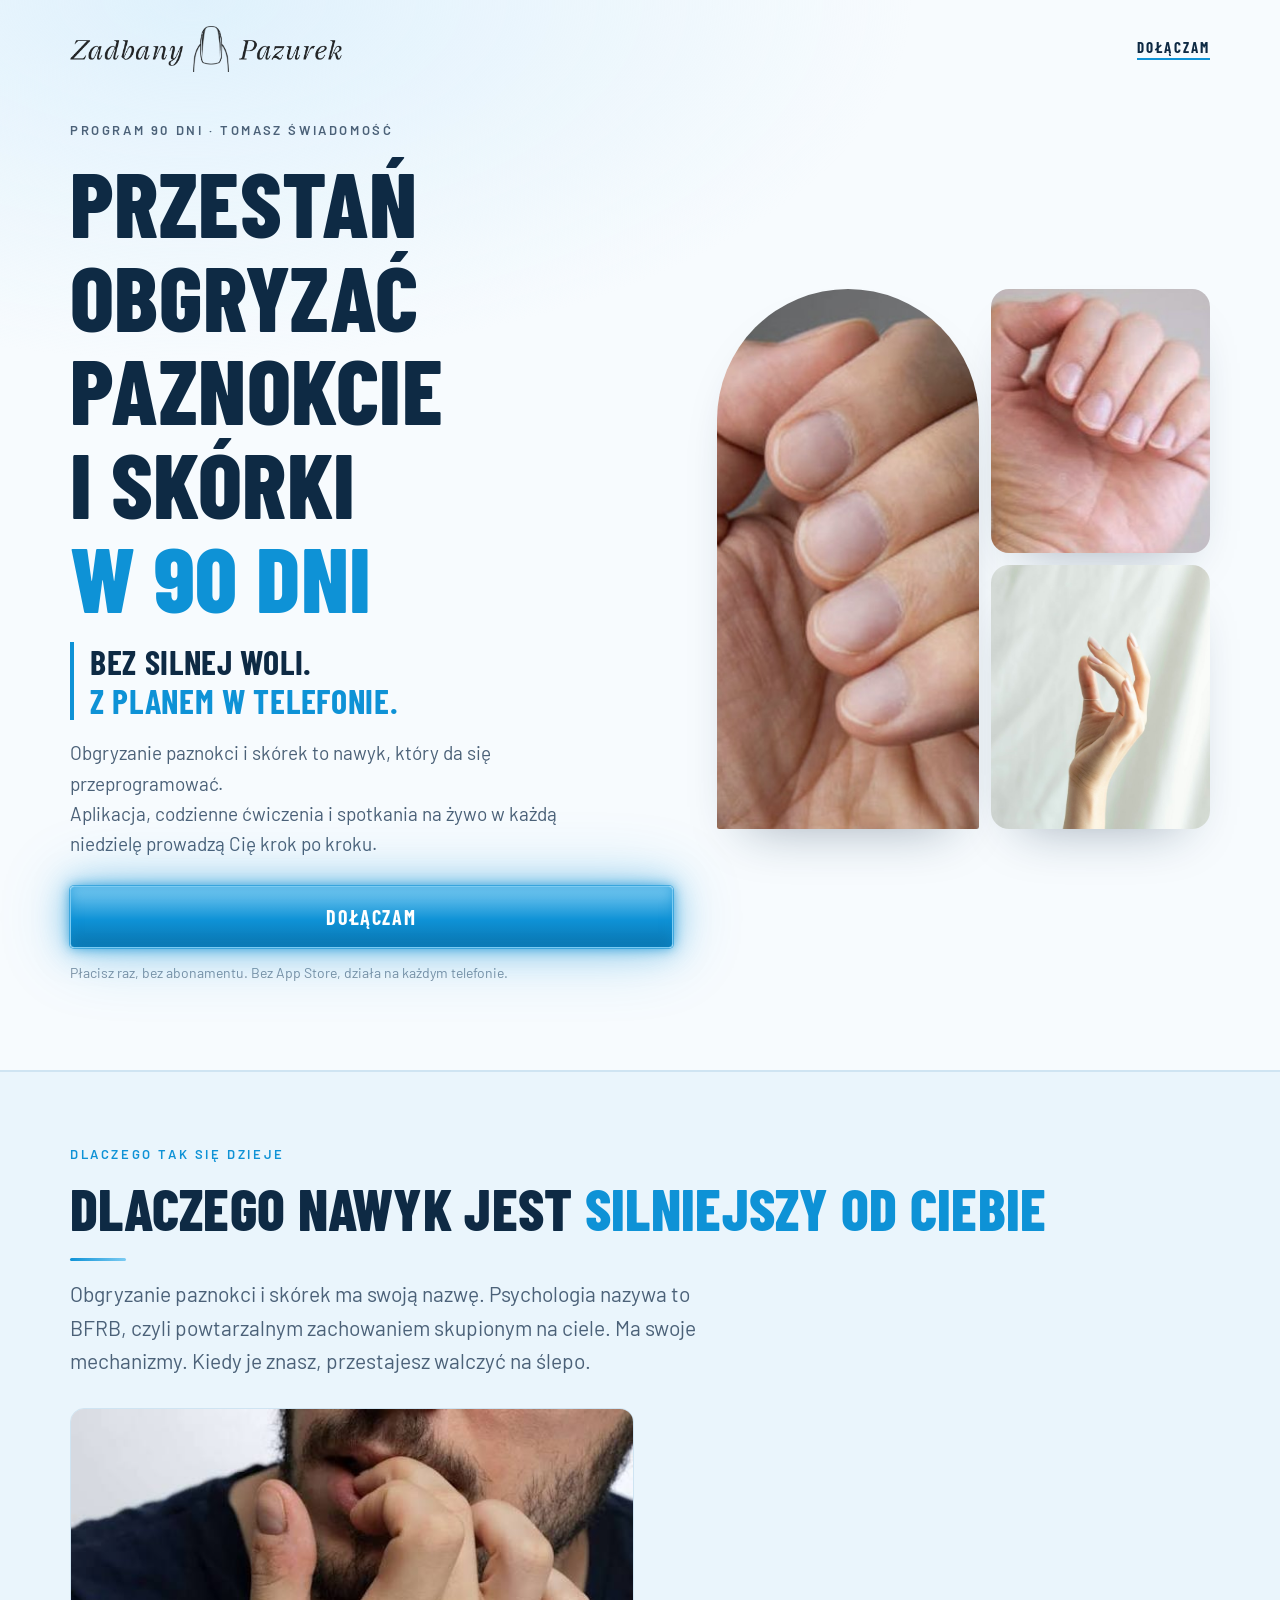
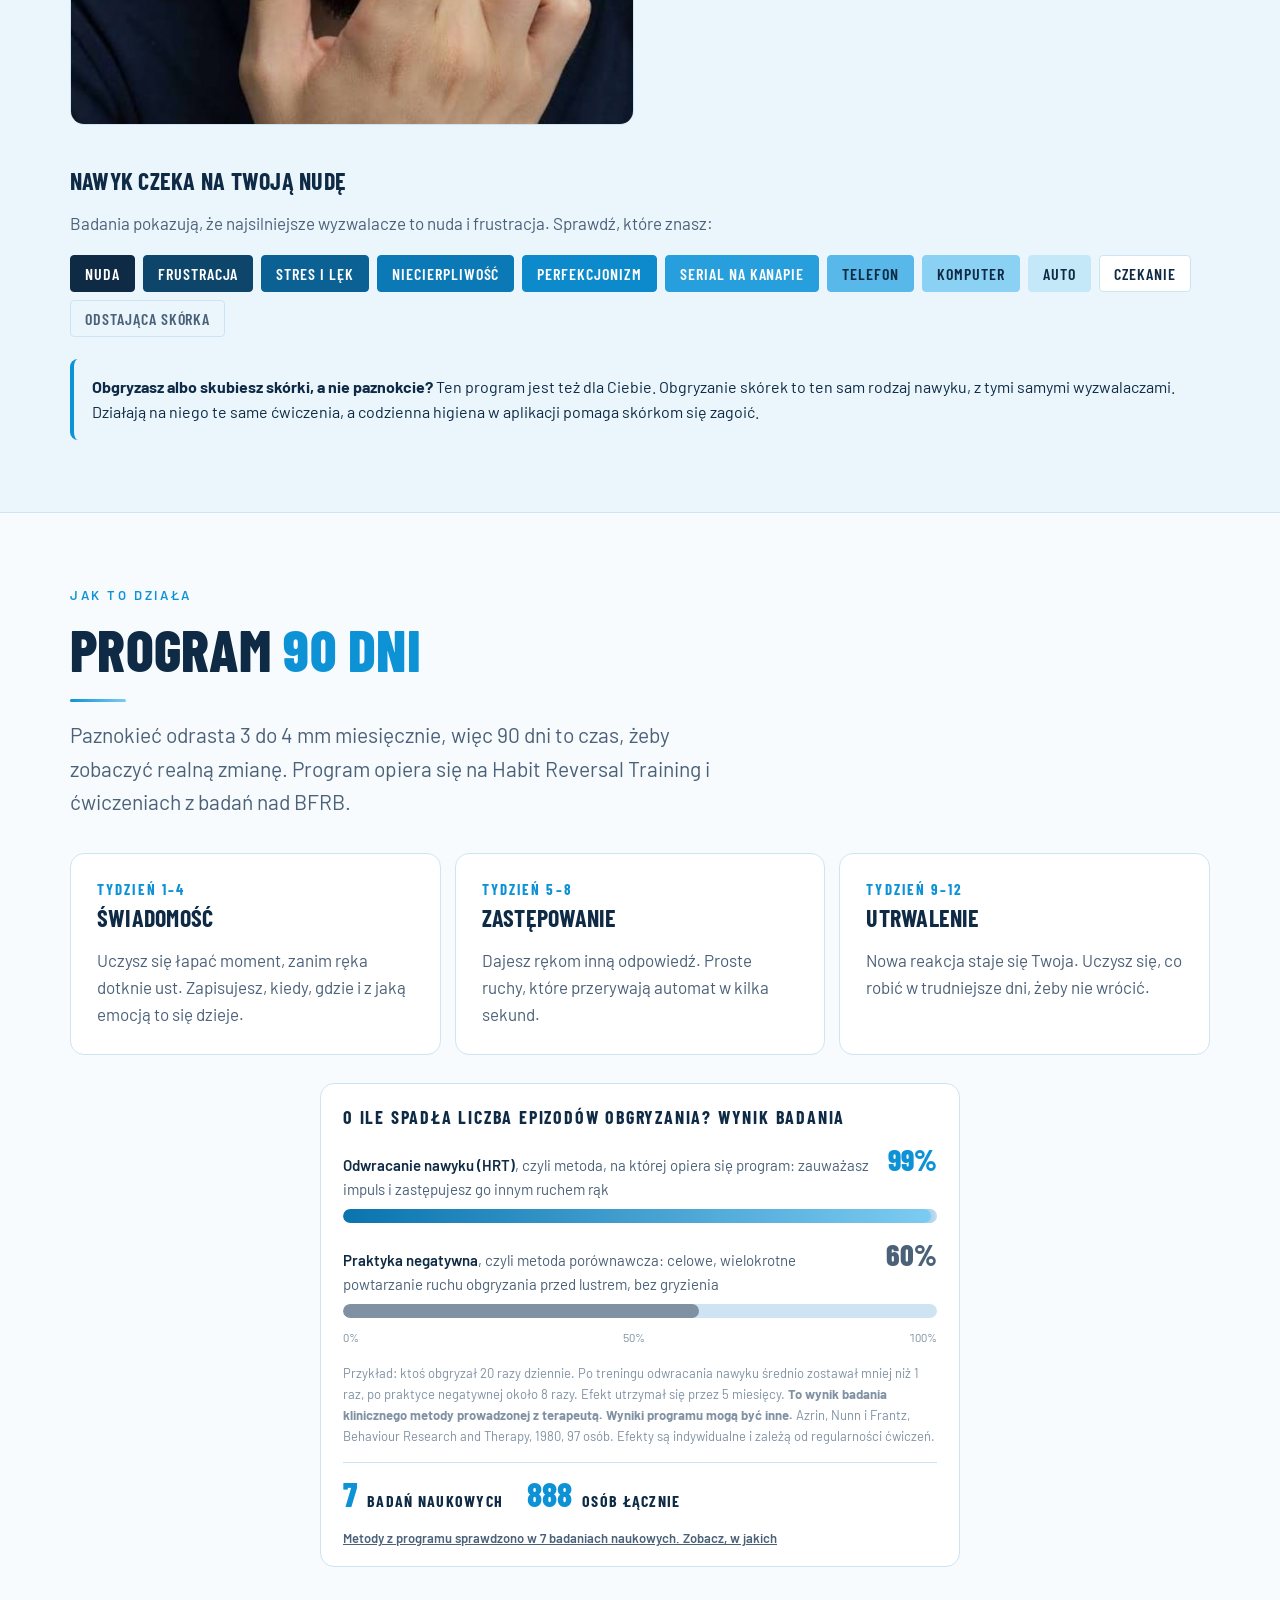
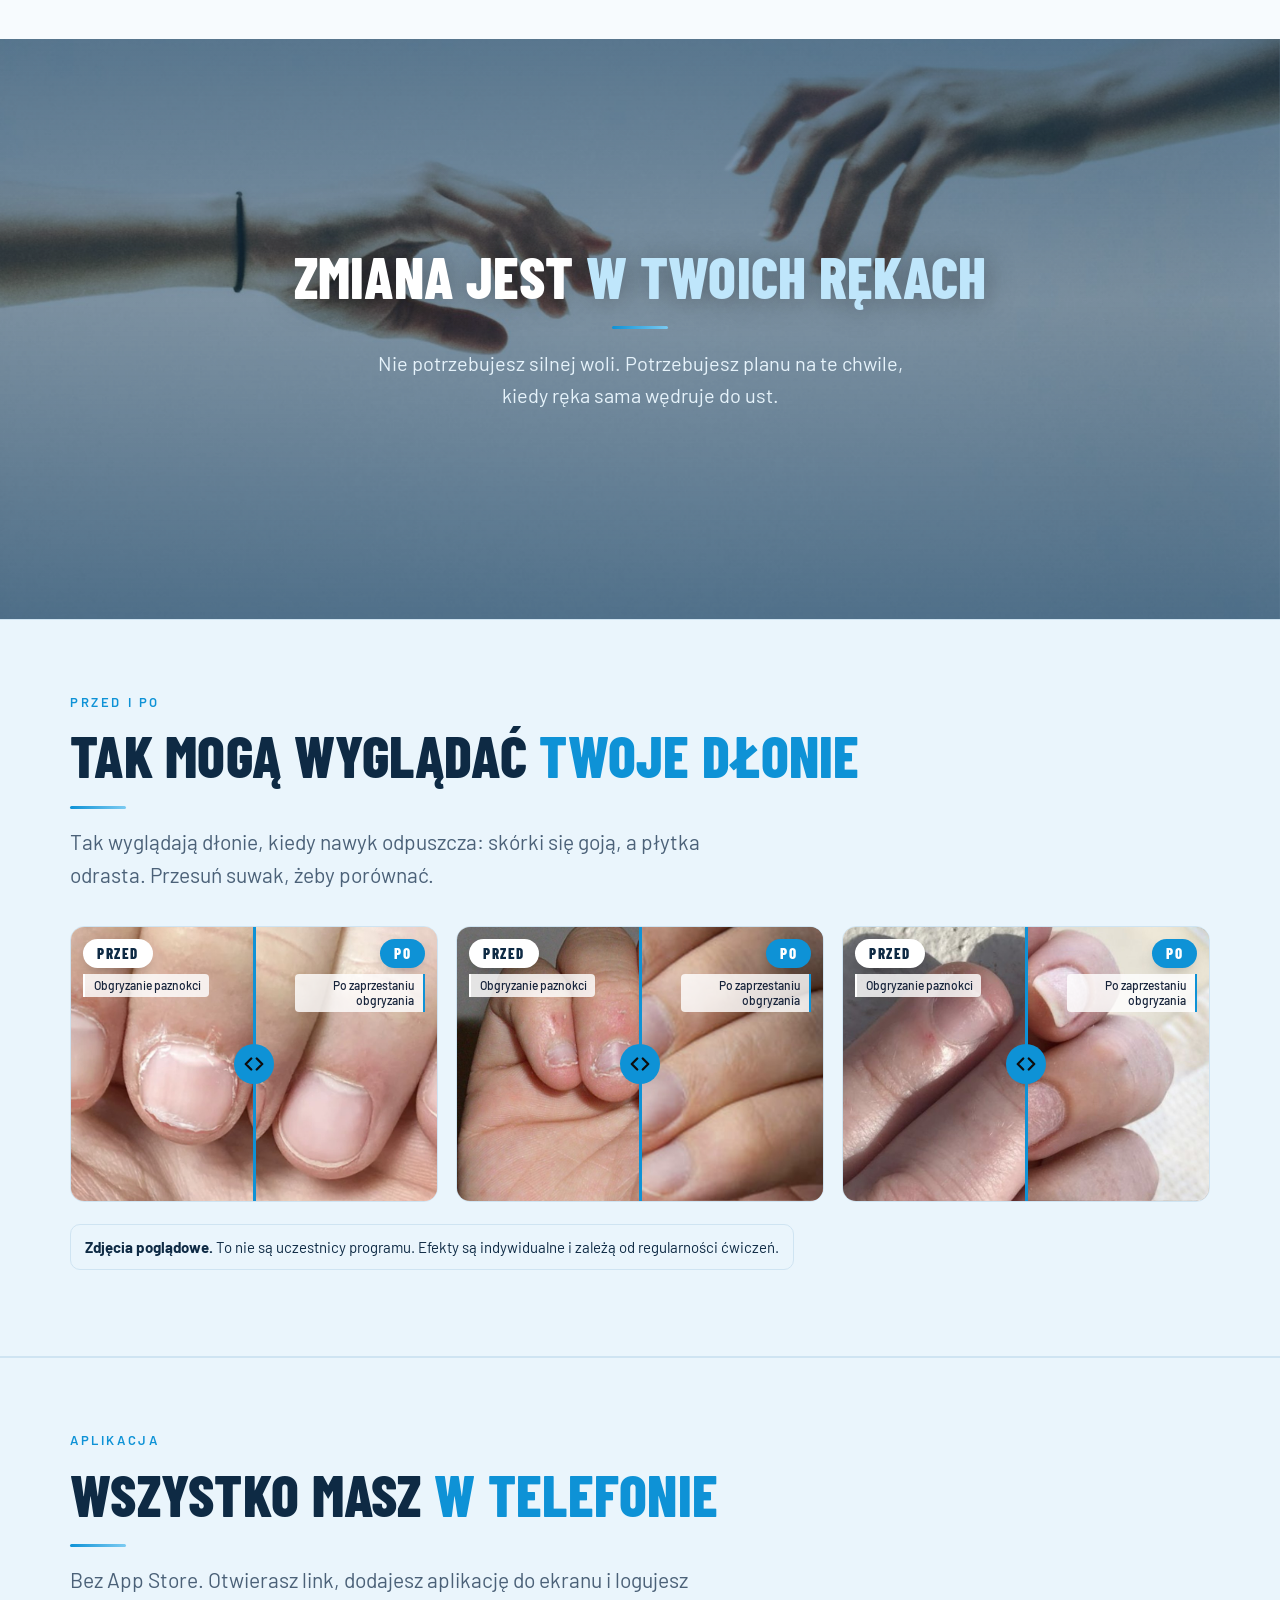
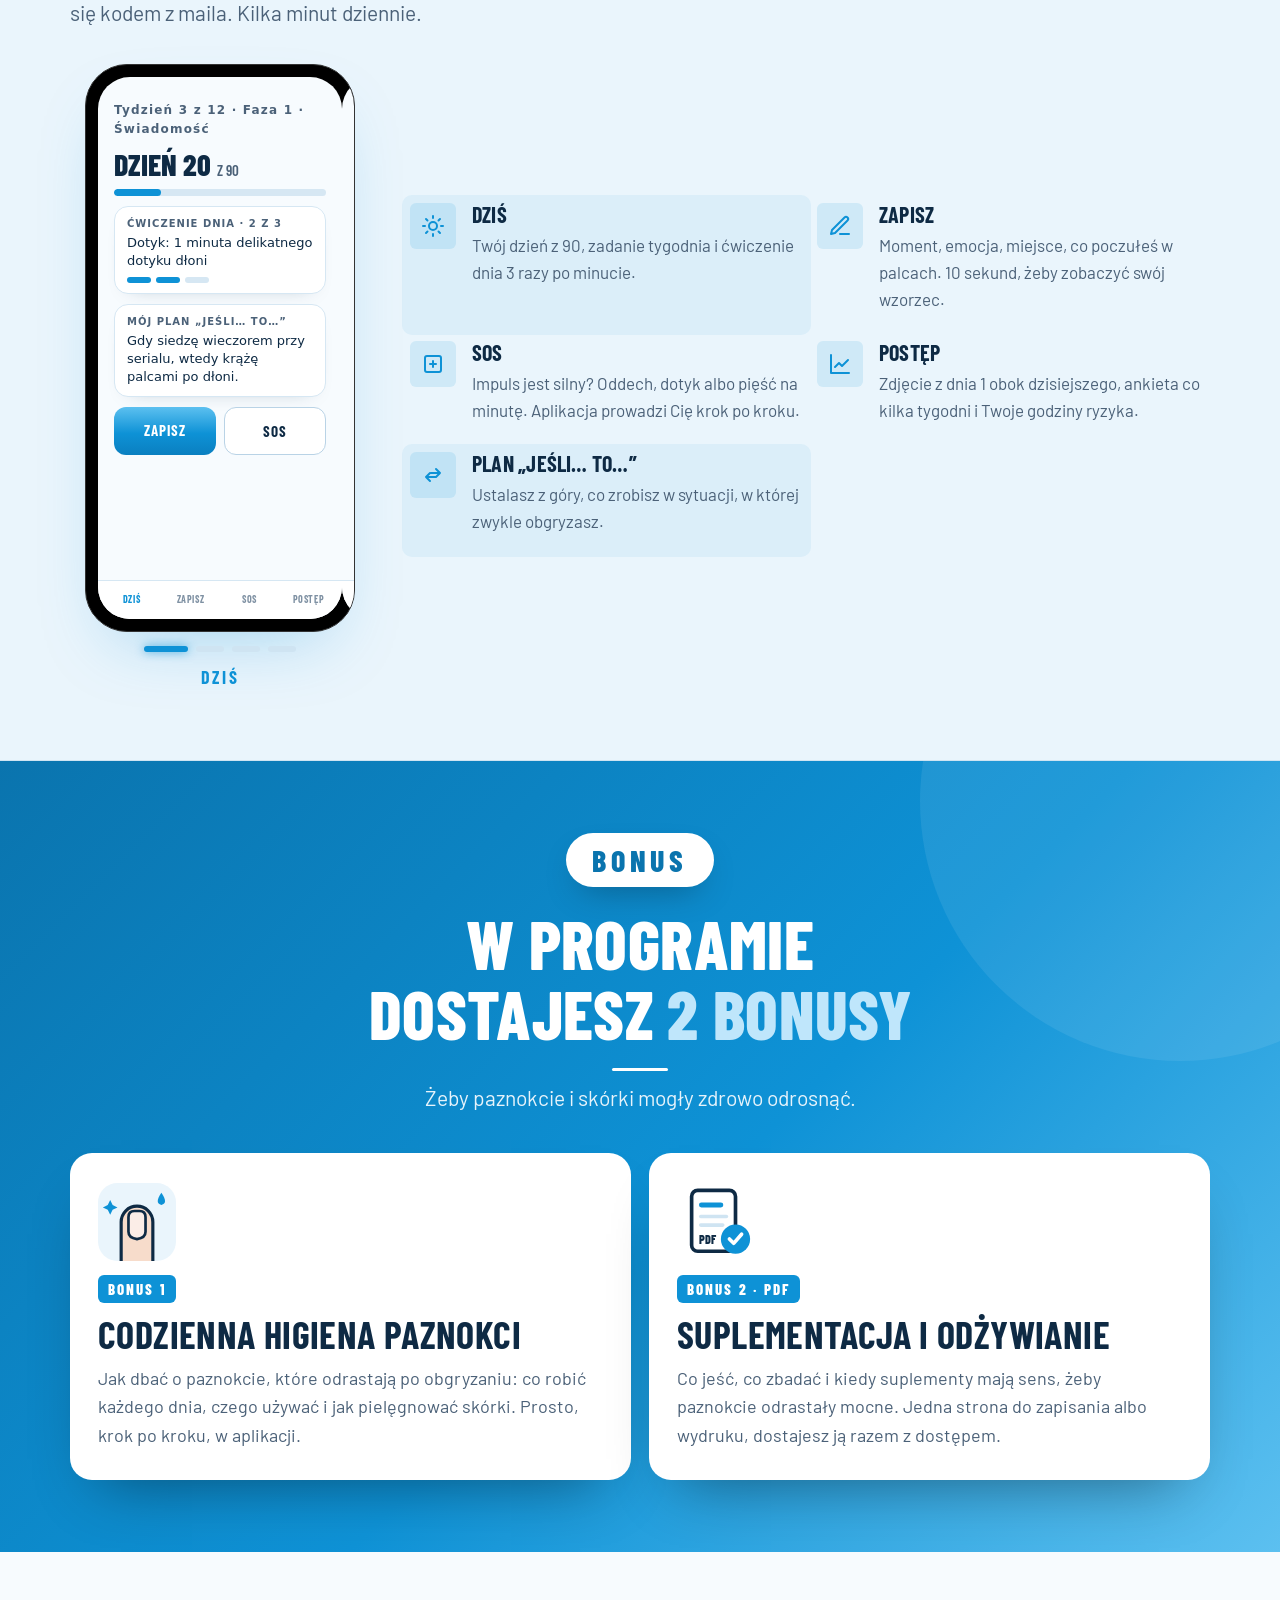
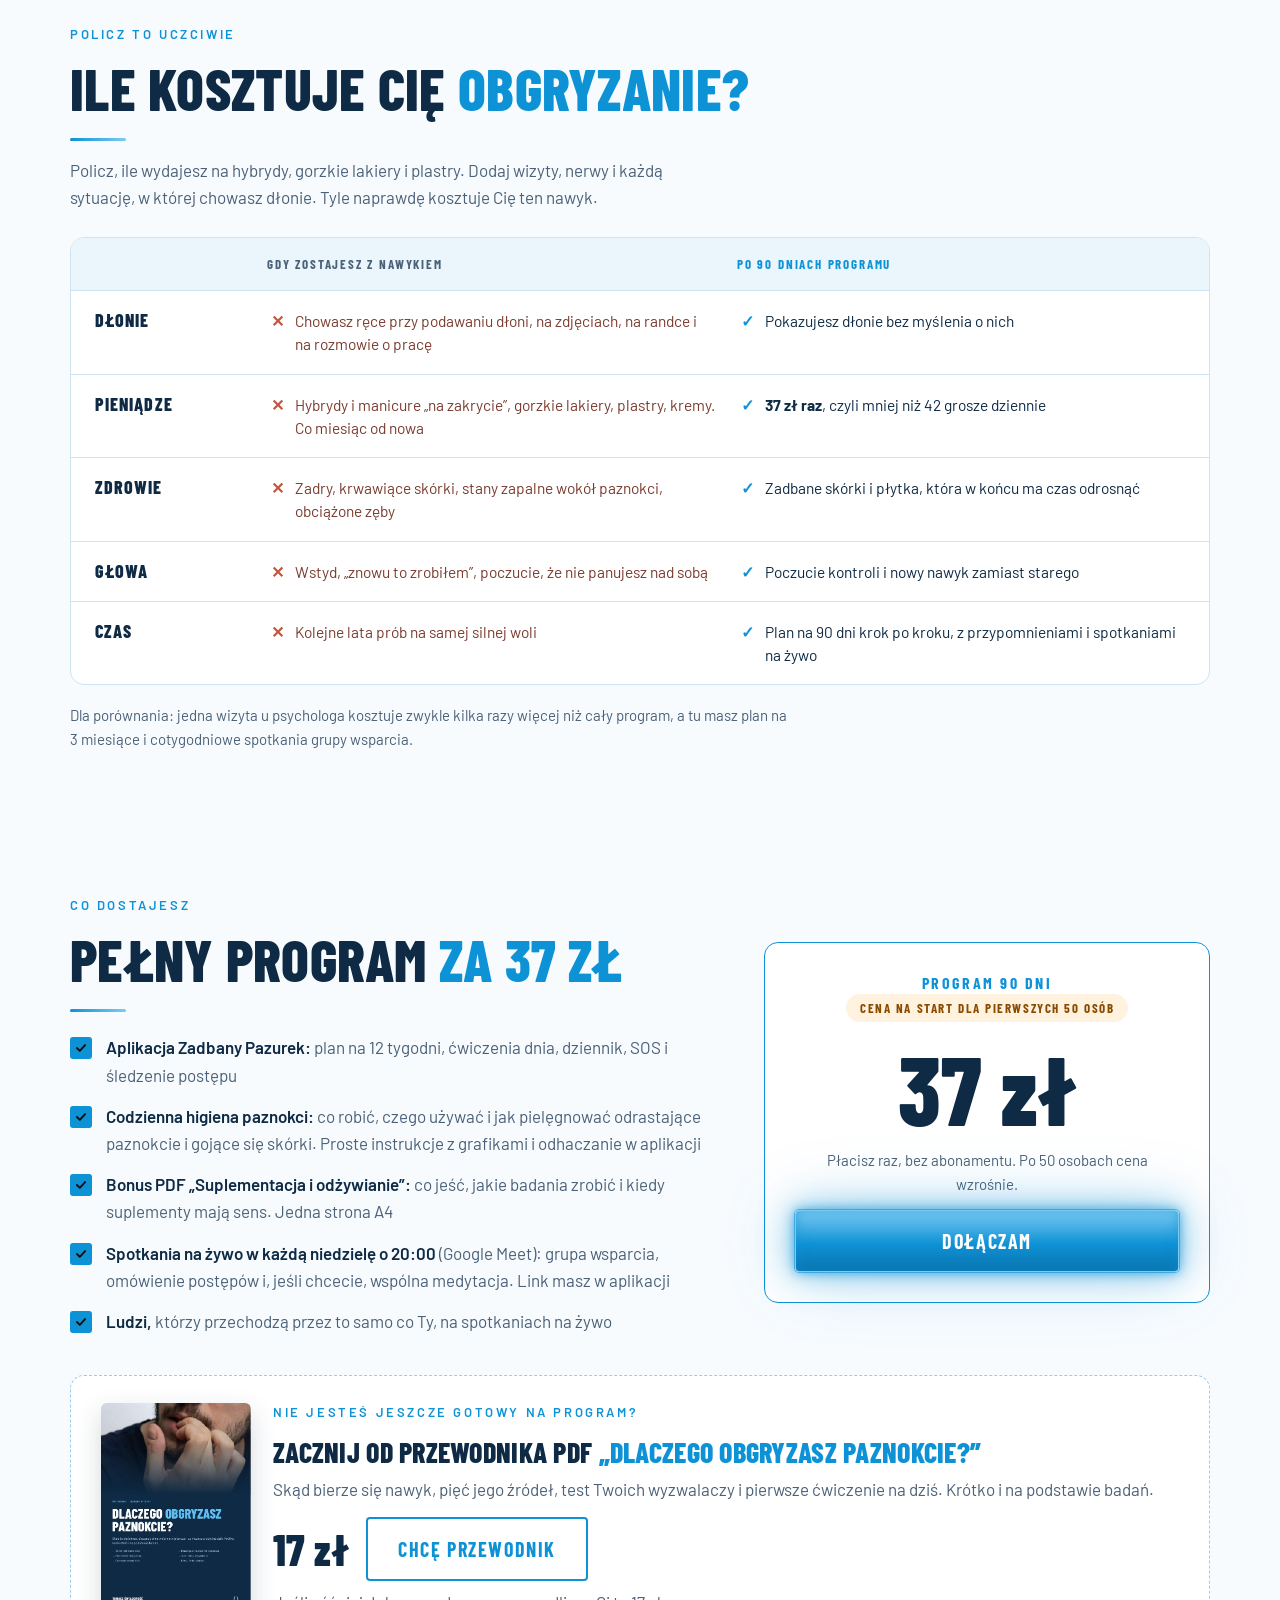
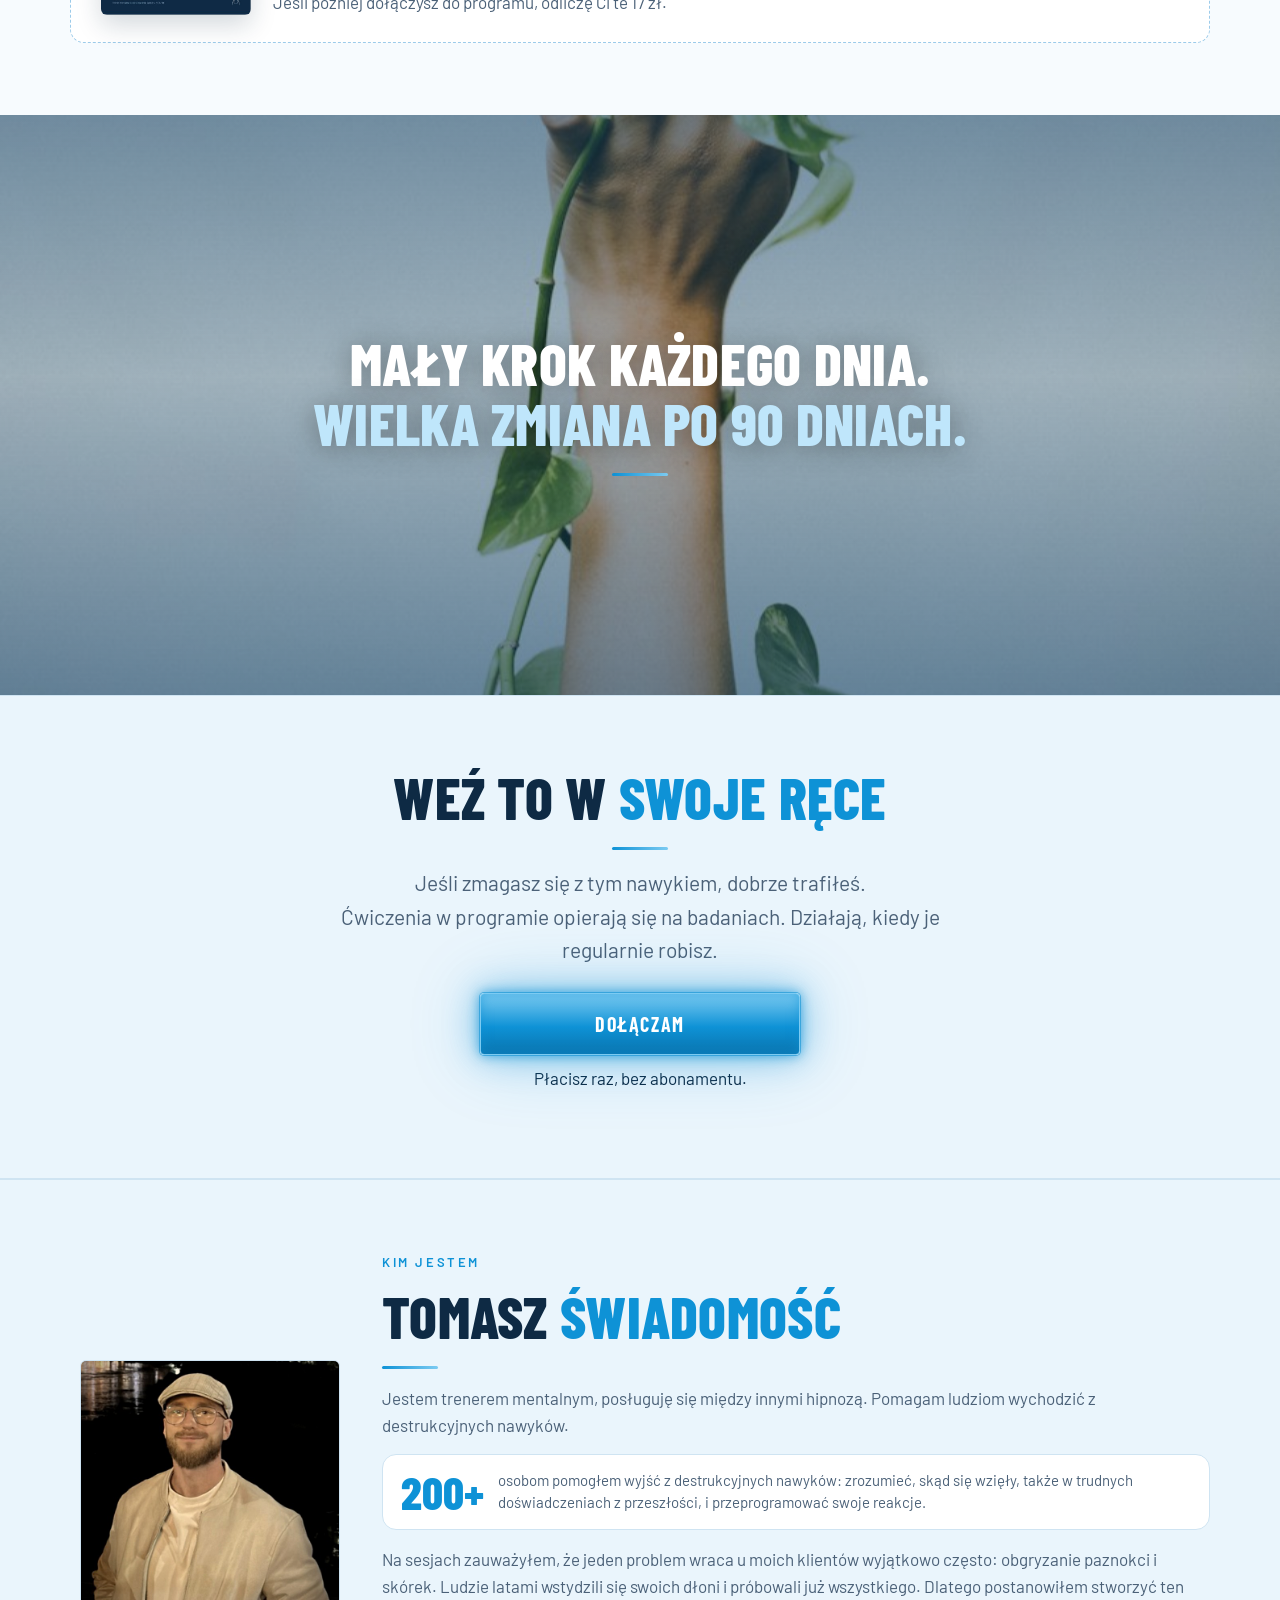
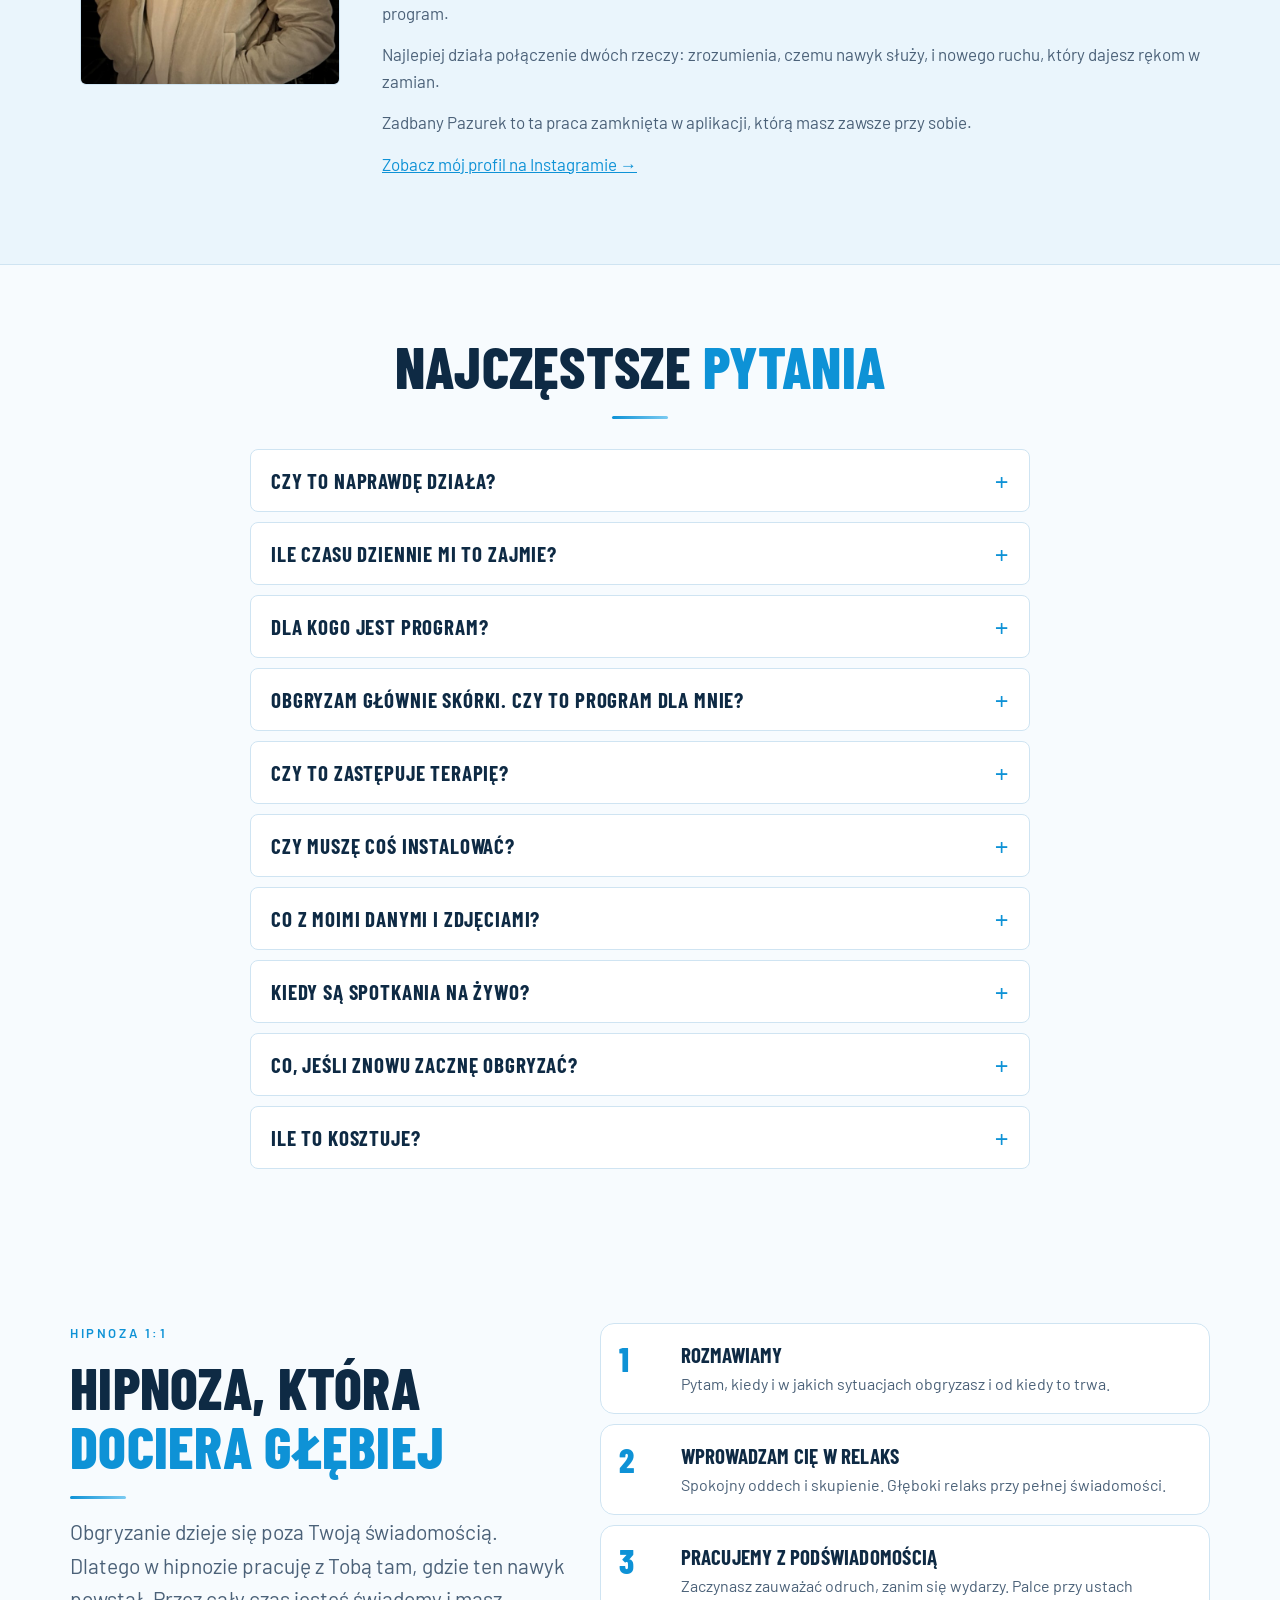
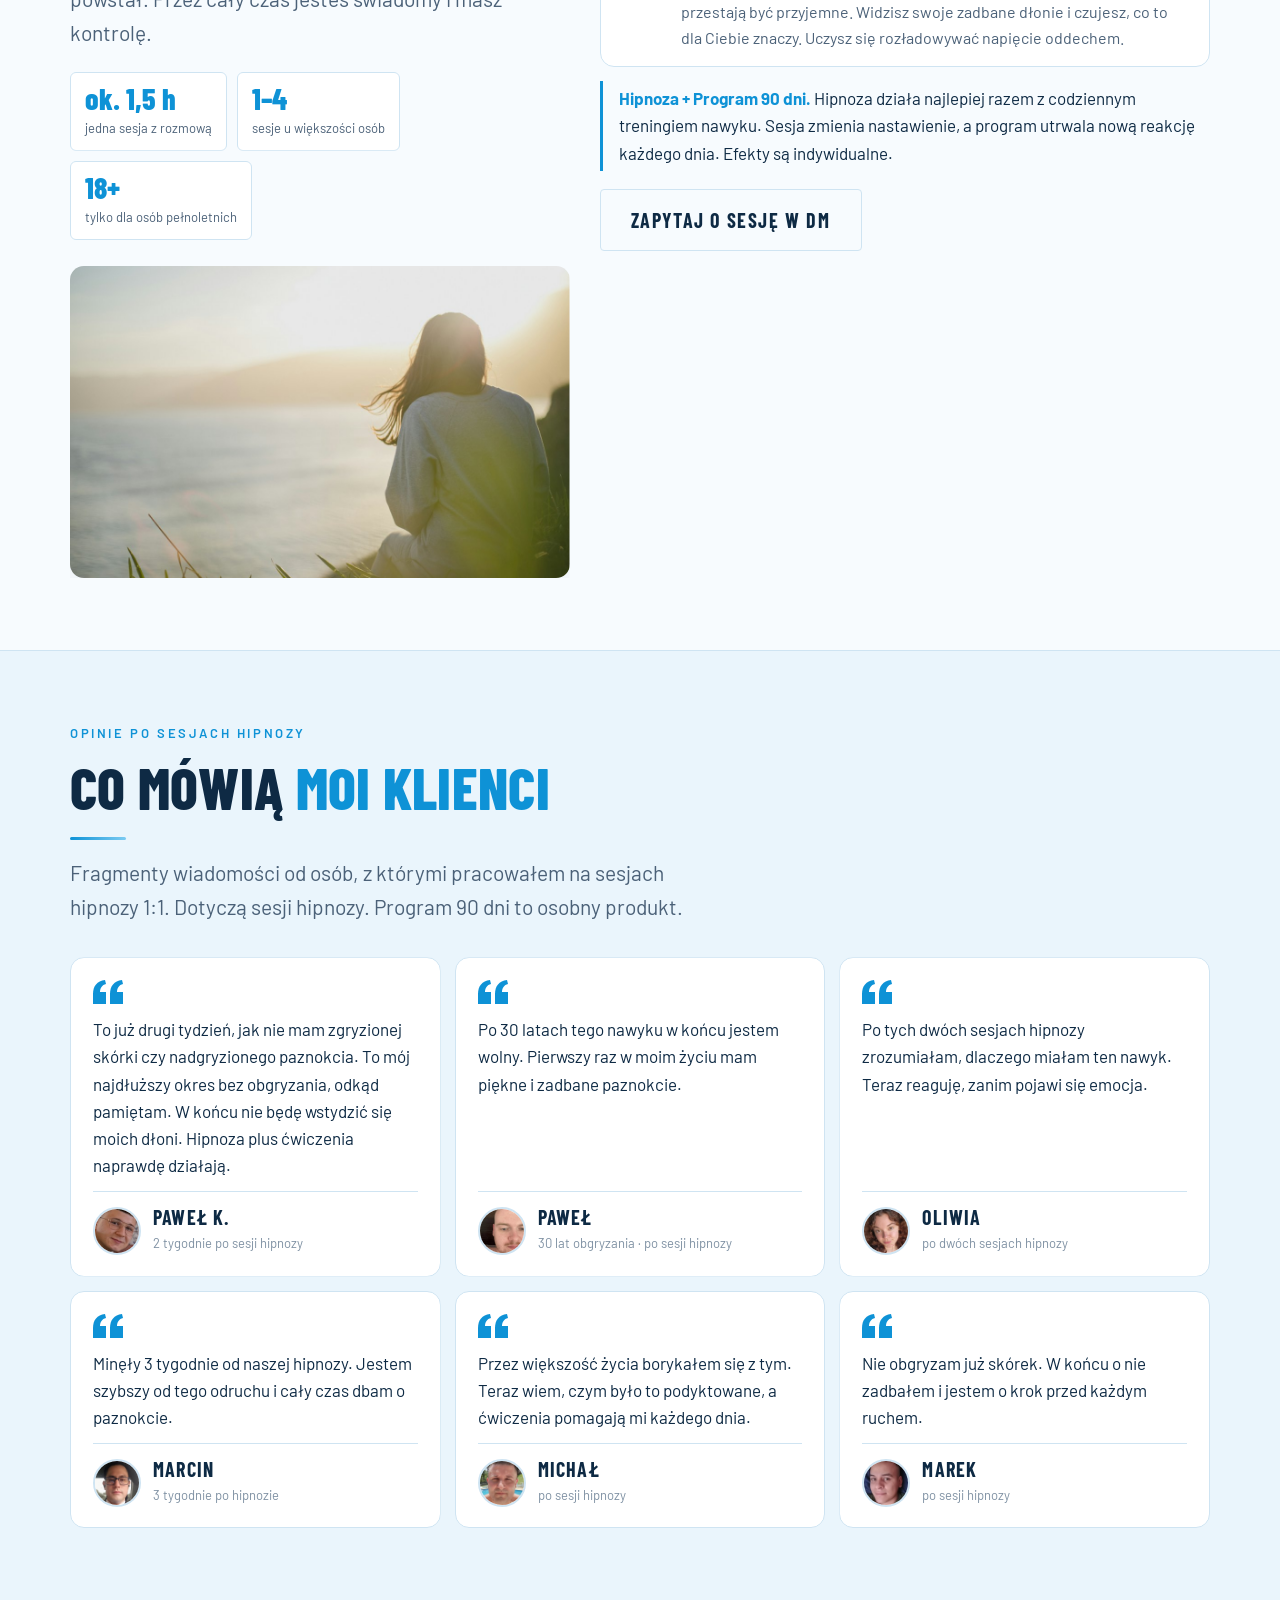
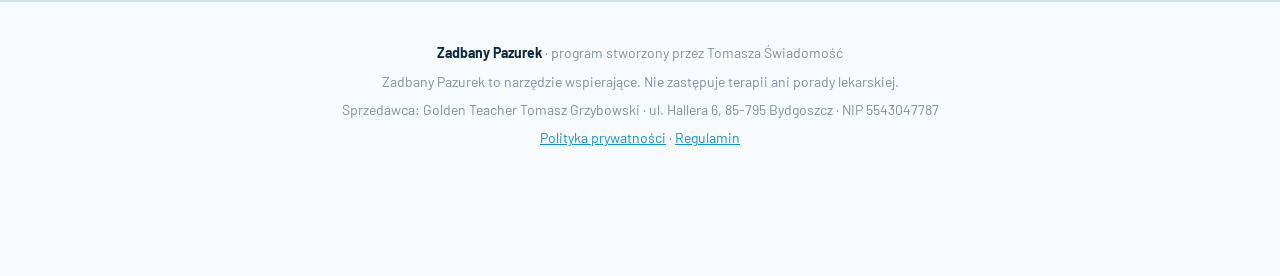
<file: index.html>
<!DOCTYPE html>
<html lang="pl">
<head>
<meta charset="utf-8">
<meta name="viewport" content="width=device-width, initial-scale=1, viewport-fit=cover">
<title>Zadbany Pazurek | Przestań obgryzać paznokcie i skórki</title>
<meta name="claude:viewport-fit-sides" content="cover">
<meta name="description" content="Przestań obgryzać paznokcie i skórki w 90 dni. Bez silnej woli, z planem w telefonie: aplikacja, codzienne ćwiczenia i spotkania na żywo. 37 zł jednorazowo, bez abonamentu.">
<meta property="og:title" content="Zadbany Pazurek | Przestań obgryzać paznokcie">
<meta property="og:description" content="Przestań obgryzać paznokcie w 90 dni. Bez silnej woli, z planem w telefonie. Program Tomasza Świadomość.">
<meta property="og:type" content="website">
<meta name="theme-color" content="#F7FBFE">
<link rel="icon" type="image/png" sizes="32x32" href="ikony/icon-32.png">
<link rel="apple-touch-icon" href="ikony/icon-180.png">
<link rel="stylesheet" href="https://fonts.googleapis.com/css2?family=Barlow+Condensed:wght@600;700;800&family=Barlow:wght@400;500;600&display=swap">
<style>
  /* Jeden, świadomie ciemny wygląd: biel + błękitne akcenty, wąska wersalikowa typografia nagłówków. */
  :root{
    --bg:#F7FBFE; --bg2:#EAF5FC; --card:#FFFFFF; --card2:#F1F8FD; --line:#CFE4F2;
    --ink:#0E2A44; --muted:#4B6178; --dim:#7F91A3;
    --orange:#0E92D6; --orange-dark:#0A74AE; --orange-soft:rgba(14,146,214,.12);
    --display:"Barlow Condensed","Arial Narrow",system-ui,sans-serif;
    --text:"Barlow",-apple-system,"Segoe UI",Roboto,Arial,sans-serif;
    --r:14px; --max:1180px;
    color-scheme:light;
  }
  *{box-sizing:border-box}
  html{scroll-behavior:smooth}
  body{margin:0;background:var(--bg);color:var(--ink);font:17px/1.6 var(--text);-webkit-font-smoothing:antialiased}
  img{max-width:100%;display:block}
  a{color:var(--orange)}
  .wrap{max-width:var(--max);margin:0 auto;padding-left:max(20px,env(safe-area-inset-left,0px));padding-right:max(20px,env(safe-area-inset-right,0px))}
  section{padding-block:72px}
  h1,h2,h3{font-family:var(--display);text-transform:uppercase;line-height:1.02;margin:0 0 16px;letter-spacing:.005em;text-wrap:balance}
  h1{font-size:clamp(44px,8.4vw,92px);font-weight:800}
  h2{font-size:clamp(34px,5.6vw,58px);font-weight:800}
  h3{font-size:24px;font-weight:700;letter-spacing:.01em}
  h1 em,h2 em{font-style:normal;color:var(--orange)}
  p{margin:0 0 14px}
  .lead{font-size:clamp(18px,2.4vw,21px);color:var(--muted);max-width:640px}
  .eyebrow{display:block;font-size:13px;font-weight:600;letter-spacing:.2em;text-transform:uppercase;color:var(--muted);margin-bottom:14px}
  .eyebrow.o{color:var(--orange)}
  .center{text-align:center}
  .center .lead{margin-left:auto;margin-right:auto}
  .muted{color:var(--muted)}

  .btn{display:inline-flex;align-items:center;justify-content:center;gap:10px;background:var(--orange);color:#FFFFFF;font:700 20px var(--display);letter-spacing:.08em;text-transform:uppercase;text-decoration:none;border:0;border-radius:4px;padding:18px 30px;cursor:pointer;transition:background .15s,transform .15s}
  .btn:hover{background:var(--orange-dark)}
  .btn:active{transform:scale(.98)}
  .btn[disabled]{opacity:.6;cursor:wait}
  .btn.line{background:transparent;color:var(--ink);border:1.5px solid #CFE4F2}
  .btn.line:hover{border-color:var(--ink);background:transparent}
  .btn svg{width:20px;height:20px;flex:none}
  /* Neon: błękitne przyciski świecą jak neon i delikatnie pulsują */
  .btn:not(.line){position:relative;background:linear-gradient(180deg,#7CCBF2 0%,var(--orange) 55%,#0A74AE 100%);border:1px solid #7CCBF2;box-shadow:0 0 0 1px rgba(14,146,214,.55),0 0 12px rgba(14,146,214,.75),0 0 32px rgba(14,146,214,.5),0 0 70px rgba(14,146,214,.28),inset 0 0 12px rgba(14,146,214,.55);text-shadow:0 1px 0 rgba(14,146,214,.45);animation:none;--x: 2.6s ease-in-out infinite}
  .btn:not(.line):hover{background:linear-gradient(180deg,#7CCBF2 0%,#0E92D6 55%,#0A74AE 100%);box-shadow:0 0 0 1px rgba(14,146,214,.8),0 0 16px rgba(14,146,214,.95),0 0 44px rgba(14,146,214,.7),0 0 100px rgba(14,146,214,.4),inset 0 0 14px rgba(14,146,214,.7);animation:none}
  @keyframes neon{0%,100%{box-shadow:0 0 0 1px rgba(14,146,214,.55),0 0 12px rgba(14,146,214,.75),0 0 32px rgba(14,146,214,.5),0 0 70px rgba(14,146,214,.28),inset 0 0 12px rgba(14,146,214,.55)}50%{box-shadow:0 0 0 1px rgba(14,146,214,.7),0 0 18px rgba(14,146,214,.9),0 0 46px rgba(14,146,214,.62),0 0 96px rgba(14,146,214,.36),inset 0 0 14px rgba(14,146,214,.65)}}
  @media(prefers-reduced-motion:reduce){.btn:not(.line){animation:none}}
  :focus-visible{outline:3px solid var(--orange);outline-offset:3px}

  /* NAGŁÓWEK */
  .hero{position:relative;padding-block:20px 72px;background:radial-gradient(1200px 600px at 15% 0%,#DFF1FC 0%,transparent 60%),var(--bg);border-bottom:1px solid #CFE4F2}
  .top{display:flex;align-items:center;justify-content:space-between;padding-block:6px 48px}
  .logo{display:flex;align-items:center;gap:12px;text-decoration:none;color:var(--ink);font:800 22px var(--display);letter-spacing:.06em;text-transform:uppercase}
  .logo{gap:10px;align-items:flex-end}
  .logo-txt{margin-bottom:6px}
  .logo-ic{height:46px;width:auto}
  .logo-txt{height:26px;width:auto}
  .top{gap:12px}
  .top a.small{white-space:nowrap}
  @media(max-width:480px){.logo{gap:6px}.logo-ic{height:34px}.logo-txt{height:16px;margin-bottom:4px}.top a.small{font-size:13px;letter-spacing:.1em}}
  .top a.small{font:700 15px var(--display);letter-spacing:.14em;text-transform:uppercase;text-decoration:none;color:var(--ink);border-bottom:2px solid var(--orange);padding-bottom:2px}
  .hero-grid{display:grid;gap:44px;align-items:center}
  .hero-grid{max-width:860px}
  .badge{display:flex;flex-wrap:wrap;align-items:center;gap:8px 12px;font-size:15px;color:var(--muted);margin-bottom:22px}
  .badge .dot{width:8px;height:8px;border-radius:50%;background:var(--orange);box-shadow:0 0 0 4px var(--orange-soft)}
  .badge b{color:var(--ink);font-weight:600}
  .price-line{display:flex;align-items:baseline;flex-wrap:wrap;gap:6px 16px;margin:6px 0 4px}
  .price-line .big{font:800 clamp(60px,10vw,104px)/1 var(--display);color:var(--orange)}
  .price-line .lbl{font:800 clamp(24px,3.6vw,36px)/1.05 var(--display);text-transform:uppercase;color:var(--orange)}
  .slogan{font:700 clamp(24px,3.4vw,34px)/1.15 var(--display);text-transform:uppercase;letter-spacing:.02em;margin:18px 0 0;padding-left:16px;border-left:4px solid var(--orange)}
  .slogan em{font-style:normal;color:var(--orange)}
  .hero .sub{font-size:19px;color:var(--muted);max-width:560px;margin:18px 0 26px}
  .hero .sub b{color:var(--ink)}
  .cta-row{display:flex;flex-wrap:wrap;gap:12px}
  .cta-row .btn{flex:1 1 auto}
  .hero .fine{font-size:14px;color:var(--dim);margin-top:14px}

  .gal-h{font:700 18px var(--display);letter-spacing:.12em;text-transform:uppercase;margin-bottom:14px}
  .gallery{display:grid;grid-template-columns:repeat(3,1fr);gap:12px}
  .tile{aspect-ratio:1;max-width:100%;border-radius:10px;overflow:hidden;background:var(--card);border:1px solid var(--line);display:grid;place-items:center;text-align:center;color:var(--dim);font-size:13px;padding:10px;position:relative}
  .tile img{position:absolute;inset:0;width:100%;height:100%;object-fit:cover}
  .tile svg{width:34px;height:34px;stroke:#7F91A3;fill:none;stroke-width:1.5;margin:0 auto 6px}
  .gal-note{font-size:13px;color:var(--dim);margin-top:10px}

  /* FILM */
  .video{position:relative;aspect-ratio:9/16;max-width:380px;margin:30px auto 0;border-radius:var(--r);overflow:hidden;background:var(--card);border:1px solid var(--line);color:var(--muted);display:grid;place-items:center;text-align:center}
  .video button{all:unset;cursor:pointer;position:absolute;inset:0;display:grid;place-items:center;background-size:cover;background-position:center}
  .video .play{width:80px;height:80px;border-radius:50%;background:var(--orange);display:grid;place-items:center;box-shadow:0 10px 30px rgba(0,0,0,.5)}
  .video .play:after{content:"";border-left:24px solid #FFFFFF;border-top:15px solid transparent;border-bottom:15px solid transparent;margin-left:6px}
  .video iframe{position:absolute;inset:0;width:100%;height:100%;border:0}
  .video .soon{padding:24px;font:700 22px var(--display);letter-spacing:.1em;text-transform:uppercase}

  /* KARTY */
  .grid{display:grid;gap:14px;margin-top:34px}
  @media(min-width:760px){.grid.two{grid-template-columns:1fr 1fr}.grid.three{grid-template-columns:repeat(3,1fr)}}
  .card{background:var(--card);border:1px solid var(--line);border-radius:var(--r);padding:26px}
  .card p{color:var(--muted)}
  .card p:last-child{margin:0}
  .num{display:block;font:800 44px/1 var(--display);color:var(--orange);margin-bottom:10px}
  .chips{display:flex;flex-wrap:wrap;gap:8px;margin-top:18px}
  .chip{border:1px solid var(--line);border-radius:4px;padding:8px 14px;font:600 16px var(--display);letter-spacing:.06em;text-transform:uppercase;color:var(--muted)}
  .chip.hot{background:var(--orange);border-color:var(--orange);color:#FFFFFF}
  /* Wyzwalacze: kolory od granatu do bieli */
  .chips .chip:nth-child(1){background:#0E2A44;border-color:#0E2A44;color:#FFFFFF}
  .chips .chip:nth-child(2){background:#0D456B;border-color:#0D456B;color:#FFFFFF}
  .chips .chip:nth-child(3){background:#0B6193;border-color:#0B6193;color:#FFFFFF}
  .chips .chip:nth-child(4){background:#0B79B5;border-color:#0B79B5;color:#FFFFFF}
  .chips .chip:nth-child(5){background:#0D8ACB;border-color:#0D8ACB;color:#FFFFFF}
  .chips .chip:nth-child(6){background:#269FDC;border-color:#269FDC;color:#FFFFFF}
  .chips .chip:nth-child(7){background:#57B8E9;border-color:#57B8E9;color:#0E2A44}
  .chips .chip:nth-child(8){background:#8BD1F3;border-color:#8BD1F3;color:#0E2A44}
  .chips .chip:nth-child(9){background:#C5E8F9;border-color:#C5E8F9;color:#0E2A44}
  .chips .chip:nth-child(10){background:#FFFFFF;border-color:#CFE4F2;color:#0E2A44}
  .habit-pics > :only-child{max-width:640px}
  .alt{background:var(--bg2);border-block:1px solid #CFE4F2}
  .phase small{display:block;font:700 15px var(--display);color:var(--orange);letter-spacing:.14em;text-transform:uppercase;margin-bottom:8px}

  /* PRZED I PO */
  .ba-grid{display:grid;gap:18px;margin-top:34px}
  @media(min-width:760px){.ba-grid{grid-template-columns:repeat(3,1fr)}}
  .ba{display:flex;flex-direction:column;gap:10px}
  .cmp{position:relative;aspect-ratio:4/3;max-width:100%;border-radius:var(--r);overflow:hidden;background:var(--card);border:1px solid var(--line);--pos:50%;user-select:none}
  .cmp .layer{position:absolute;inset:0;display:grid;place-items:center}
  .cmp .layer img{width:100%;height:100%;object-fit:cover}
  .cmp .after{clip-path:inset(0 0 0 var(--pos))}
  .cmp .ph{display:flex;flex-direction:column;align-items:center;gap:8px;color:var(--dim);font:700 18px var(--display);letter-spacing:.12em;text-transform:uppercase;text-align:center;padding:16px}
  .cmp .before .ph{background:repeating-linear-gradient(135deg,#EAF5FC 0 14px,#F1F8FD 14px 28px);position:absolute;inset:0;justify-content:center}
  .cmp .after .ph{background:#EAF5FC;position:absolute;inset:0;justify-content:center;color:var(--orange)}
  .cmp .tag{position:absolute;top:12px;font:700 14px var(--display);letter-spacing:.14em;text-transform:uppercase;background:rgba(255,255,255,.88);color:var(--ink);padding:5px 10px;border-radius:3px;z-index:2;pointer-events:none}
  .cmp .tag.l{left:12px}.cmp .tag.r{right:12px;color:var(--orange)}
  /* Etykiety przed/po: biel i błękit */
  .cmp .tag{display:flex;flex-direction:column;align-items:flex-start;gap:6px;background:none;padding:0;border-radius:0;letter-spacing:0;text-transform:none}
  .cmp .tag.r{align-items:flex-end}
  .cmp .tag b{font:800 15px/1 var(--display);letter-spacing:.1em;text-transform:uppercase;padding:7px 14px;border-radius:999px;box-shadow:0 6px 16px -6px rgba(0,0,0,.35)}
  .cmp .tag.l b{background:#FFFFFF;color:#0E2A44}
  .cmp .tag.r b{background:#0E92D6;color:#FFFFFF}
  .cmp .tag small{font:500 12px/1.25 var(--text);color:#16233A;background:rgba(255,255,255,.82);padding:4px 8px 4px 9px;border-left:2px solid #FFFFFF;border-radius:0 4px 4px 0;max-width:130px}
  .cmp .tag.r small{border-left:0;border-right:2px solid #0E92D6;border-radius:4px 0 0 4px;padding:4px 9px 4px 8px;text-align:right}
  @media(max-width:420px){.cmp .tag small{font-size:11px;max-width:110px}}
  .cmp .bar{position:absolute;top:0;bottom:0;left:var(--pos);width:3px;margin-left:-1.5px;background:var(--orange);z-index:2;pointer-events:none}
  .cmp .bar:after{content:"";position:absolute;top:50%;left:50%;width:40px;height:40px;margin:-20px 0 0 -20px;border-radius:50%;background:var(--orange) url("data:image/svg+xml,%3Csvg xmlns='http://www.w3.org/2000/svg' viewBox='0 0 24 24' fill='none' stroke='%230E0E0E' stroke-width='2.5' stroke-linecap='round' stroke-linejoin='round'%3E%3Cpath d='M9 6l-6 6 6 6M15 6l6 6-6 6'/%3E%3C/svg%3E") center/22px no-repeat}
  .cmp input{position:absolute;inset:0;width:100%;height:100%;opacity:0;cursor:ew-resize;z-index:3;margin:0}
  .ba .cap{font-size:15px;color:var(--muted)}
  .ba .cap b{color:var(--ink);font-weight:600}
  .honest{margin-top:22px;font-size:14px;color:var(--dim);max-width:760px}
  .habit-pics{display:grid;gap:12px;margin-top:30px}
  @media(min-width:700px){.habit-pics{grid-template-columns:1fr 1fr}}
  .habit-pics img{width:100%;aspect-ratio:16/9;object-fit:cover;border-radius:var(--r);border:1px solid var(--line);filter:grayscale(.35) contrast(1.05)}

  /* APLIKACJA */
  .app-grid{display:grid;gap:40px;align-items:center;margin-top:34px}
  @media(min-width:900px){.app-grid{grid-template-columns:300px 1fr}}
  .phone{width:270px;margin:0 auto;background:#000;border:1px solid #333;border-radius:42px;padding:12px;box-shadow:0 30px 70px -30px rgba(14,146,214,.35)}
  .screen{background:#F7FBFE;color:#0E2A44;border-radius:32px;padding:24px 16px 18px;min-height:500px;display:flex;flex-direction:column;gap:10px;overflow:hidden;font-family:system-ui,sans-serif}
  .s-day{font-size:12px;color:#4B6178;font-weight:600}
  .s-big{font:800 30px/1 var(--display);text-transform:uppercase}
  .s-bar{height:7px;border-radius:9px;background:#D6E7F3;overflow:hidden}
  .s-bar i{display:block;height:100%;width:22%;background:#0E92D6;border-radius:9px}
  .s-card{background:#FFFFFF;border:1px solid #D6E7F3;box-shadow:0 8px 20px -16px rgba(14,42,68,.35);border-radius:14px;padding:10px 12px;font-size:13px;line-height:1.4}
  .s-card small{display:block;color:#4B6178;font-size:10px;font-weight:700;text-transform:uppercase;letter-spacing:.06em;margin-bottom:3px}
  .s-dots{display:flex;gap:5px;margin-top:6px}.s-dots i{width:24px;height:6px;border-radius:9px;background:#D6E7F3}.s-dots i.on{background:#0E92D6}
  .s-row{display:grid;grid-template-columns:1fr 1fr;gap:8px}
  .s-btn{border-radius:12px;padding:11px;text-align:center;font-weight:700;font-size:14px}
  .s-btn.g{background:linear-gradient(180deg,#5CC0F0,#0E92D6 55%,#0A7FC0);color:#fff}.s-btn.o{background:#fff;color:#0E2A44;border:1.5px solid #B9D3E6}
  .phone-wrap{display:flex;flex-direction:column;align-items:center;gap:14px}
  .s-btn{font-family:var(--display);text-transform:uppercase;letter-spacing:.06em;font-size:15px}.s-nav{font-family:var(--display);text-transform:uppercase;letter-spacing:.06em;font-size:11px}.s-card small,.s-day{letter-spacing:.1em}
  .phone{overflow:hidden;touch-action:pan-y}
  .slides{display:flex;transition:transform .6s cubic-bezier(.65,0,.35,1)}
  .slides .screen{flex:0 0 100%;position:relative;padding-bottom:58px}
  .s-title{font:800 24px/1.05 var(--display);text-transform:uppercase;margin-bottom:2px}
  .s-chips{display:flex;flex-wrap:wrap;gap:5px;margin-top:4px}
  .s-chips b{font-weight:600;font-size:11px;border:1px solid #D6E7F3;border-radius:99px;padding:4px 8px;background:#fff}
  .s-chips b.on{background:#EAF5FC;border-color:#0E92D6;color:#0E92D6}
  .s-range{height:6px;border-radius:9px;background:#D6E7F3;margin-top:8px}.s-range i{display:block;height:100%;background:#0E92D6;border-radius:9px}
  .s-seg{display:grid;grid-template-columns:repeat(3,1fr);gap:3px;background:#D6E7F3;padding:3px;border-radius:10px}
  .s-seg b{font-size:11px;text-align:center;padding:6px 0;border-radius:8px;font-weight:600}.s-seg b.on{background:#0E92D6;color:#fff}
  .s-box{position:relative;width:150px;height:150px;margin:6px auto;border:3px solid #D6E7F3;border-radius:16px;display:grid;place-items:center;text-align:center}
  .s-box b{display:block;font:800 44px/1 system-ui,sans-serif}.s-box span{font-size:12px;color:#4B6178}
  .s-dot{position:absolute;width:16px;height:16px;border-radius:50%;background:#0E92D6;top:-9px;left:-9px;animation:sdot 8s linear infinite}
  @keyframes sdot{0%{top:-9px;left:-9px}25%{top:-9px;left:calc(100% - 7px)}50%{top:calc(100% - 7px);left:calc(100% - 7px)}75%{top:calc(100% - 7px);left:-9px}100%{top:-9px;left:-9px}}
  .s-chart{display:grid;grid-template-columns:repeat(14,1fr);gap:3px;height:70px;align-items:end;margin-top:6px}
  .s-chart i{display:flex;flex-direction:column-reverse;height:100%;background:linear-gradient(to top,#E0565B 0 var(--b),#6FB7A1 var(--b) calc(var(--b) + var(--r)),transparent calc(var(--b) + var(--r)));border-radius:3px 3px 0 0}
  .s-leg{display:flex;gap:10px;font-size:10px;color:#4B6178;margin-top:6px}.s-leg span:before{content:"";display:inline-block;width:8px;height:8px;border-radius:2px;margin-right:4px}.s-leg .b:before{background:#E0565B}.s-leg .r:before{background:#6FB7A1}
  .s-svy{display:flex;justify-content:space-between;font-size:13px;margin-top:4px}.s-svy b{color:#0E92D6}
  .s-nav{position:absolute;left:0;right:0;bottom:0;display:grid;grid-template-columns:repeat(4,1fr);background:#FFFFFF;border-top:1px solid #D6E7F3;padding:10px 4px 12px;font-size:10px;font-weight:700;color:#7F91A3;text-align:center}
  .s-nav .on{color:#0E92D6}
  .phone-dots{display:flex;gap:8px}
  .phone-dots button{width:28px;height:6px;border-radius:99px;border:0;background:#CFE4F2;cursor:pointer;padding:0;transition:background .3s,width .3s}
  .phone-dots button[aria-selected="true"]{background:var(--orange);width:44px;box-shadow:0 0 10px rgba(14,146,214,.7)}
  .phone-cap{font:700 18px var(--display);letter-spacing:.14em;text-transform:uppercase;color:var(--orange);margin:0}
  .feat[data-slide]{cursor:pointer;border-radius:10px;padding:8px;margin:-8px;transition:background .2s}
  .feat[data-slide]:hover,.feat.active{background:rgba(14,146,214,.07)}
  @media(prefers-reduced-motion:reduce){.slides{transition:none}.s-dot{animation:none}}
  .feats{display:grid;gap:14px}
  @media(min-width:640px){.feats{grid-template-columns:1fr 1fr}}
  .feat{display:flex;gap:16px;align-items:flex-start}
  .feat .ic{flex:0 0 46px;height:46px;border-radius:6px;background:var(--orange-soft);display:grid;place-items:center}
  .feat .ic svg{width:24px;height:24px;stroke:var(--orange);fill:none;stroke-width:2;stroke-linecap:round;stroke-linejoin:round}
  .feat h3{font-size:22px;margin-bottom:6px}

  /* OFERTA */
  .offer{display:grid;gap:26px;align-items:center}
  @media(min-width:860px){.offer{grid-template-columns:1.2fr .8fr}}
  .check{list-style:none;padding:0;margin:22px 0 0}
  .check li{position:relative;padding:0 0 14px 36px;color:var(--muted)}
  .check li b{color:var(--ink);font-weight:600}
  .check li:before{content:"";position:absolute;left:0;top:3px;width:22px;height:22px;border-radius:3px;background:var(--orange) url("data:image/svg+xml,%3Csvg xmlns='http://www.w3.org/2000/svg' viewBox='0 0 24 24' fill='none' stroke='%230E0E0E' stroke-width='3.2' stroke-linecap='round' stroke-linejoin='round'%3E%3Cpath d='M5 12l5 5 9-10'/%3E%3C/svg%3E") center/14px no-repeat}
  .price{background:var(--card);border:1.5px solid var(--orange);border-radius:var(--r);padding:30px;text-align:center}
  .price .kicker{font:700 16px var(--display);letter-spacing:.16em;text-transform:uppercase;color:var(--orange)}
  .price .tag{font:800 96px/1 var(--display);margin:8px 0 12px;color:var(--ink)}
  .price p{color:var(--muted);font-size:15px}
  .price .btn{width:100%}

  /* DOWÓD: suwak 0–100% */
  .proof{max-width:640px;margin:28px auto 0;text-align:left;background:var(--card);border:1px solid var(--line);border-radius:var(--r);padding:22px 22px 18px;display:flex;flex-direction:column;gap:16px}
  .proof-h{font:700 18px var(--display);letter-spacing:.1em;text-transform:uppercase;color:var(--ink)}
  .proof-top{display:flex;justify-content:space-between;align-items:baseline;gap:12px;margin-bottom:8px;font-size:15px;color:var(--muted)}
  .proof-top b{color:var(--ink);font-weight:600}
  .proof .pct{font:800 30px/1 var(--display);color:var(--muted)}
  .proof .pct.o{color:var(--orange)}
  .track{height:14px;border-radius:99px;background:#CFE4F2;overflow:hidden}
  .fill{display:block;height:100%;width:var(--w);border-radius:99px;background:#7F91A3;transition:width 1.6s cubic-bezier(.2,.8,.2,1)}
  .fill.o{background:linear-gradient(90deg,#0A74AE,#7CCBF2);box-shadow:0 0 14px rgba(14,146,214,.7)}
  .proof.pre .fill{width:0}
  .scale{display:flex;justify-content:space-between;font-size:12px;color:var(--dim);margin-top:-6px;font-variant-numeric:tabular-nums}
  .proof-total{display:flex;flex-wrap:wrap;align-items:baseline;gap:4px 10px;border-top:1px solid var(--line);padding-top:14px}
  .proof-total b{font:800 34px/1 var(--display);color:var(--orange)}
  .proof-total span{font:700 16px var(--display);letter-spacing:.08em;text-transform:uppercase;color:var(--ink);margin-right:14px}
  .proof-note{font-size:13px;color:var(--dim);margin:0}
  @media(prefers-reduced-motion:reduce){.fill{transition:none}}

  /* HIPNOZA */
  .hyp{display:grid;gap:30px;align-items:start}
  @media(min-width:900px){.hyp{grid-template-columns:.9fr 1.1fr}}
  .facts{display:flex;flex-wrap:wrap;gap:10px;margin-top:22px}
  .fact{border:1px solid var(--line);border-radius:6px;padding:10px 14px;background:var(--card)}
  .fact b{display:block;font:800 30px/1 var(--display);color:var(--orange)}
  .fact span{font-size:13px;color:var(--muted)}
  .steps{list-style:none;margin:0;padding:0;display:grid;gap:10px}
  .steps li{display:grid;grid-template-columns:48px 1fr;gap:14px;background:var(--card);border:1px solid var(--line);border-radius:var(--r);padding:18px 18px 16px}
  .steps .n{font:800 34px/1 var(--display);color:var(--orange)}
  .steps h3{font-size:21px;margin:2px 0 6px}
  .steps p{color:var(--muted);margin:0;font-size:16px}
  .plus{margin-top:14px;border-left:3px solid var(--orange);padding:4px 0 4px 16px;color:var(--ink);font-size:17px}
  .plus b{color:var(--orange)}

  /* OPINIE */
  .quotes{display:grid;gap:14px;margin-top:34px;align-items:start}
  @media(min-width:760px){.quotes{grid-template-columns:repeat(2,1fr)}}
  @media(min-width:1080px){.quotes{grid-template-columns:repeat(3,1fr)}}
  .quote{background:var(--card);border:1px solid var(--line);border-radius:var(--r);padding:22px 22px 20px;margin:0;display:flex;flex-direction:column;gap:12px;min-width:0;height:100%}
  .quote blockquote{flex:1}
  .quote .mark{display:block;width:30px;height:24px;flex:none}
  .quote .mark path{fill:var(--orange)}
  .quote blockquote{margin:0;color:var(--ink);font-size:17px;line-height:1.6}
  .quote figcaption{display:flex;align-items:center;gap:12px;border-top:1px solid var(--line);padding-top:14px}
  .quote .av{width:40px;height:40px;border-radius:4px;background:var(--orange);color:#FFFFFF;display:grid;place-items:center;font:800 20px var(--display);flex:none}
  .quote img.av{object-fit:cover;border-radius:50%;width:48px;height:48px;border:2px solid #CFE4F2;background:none}
  .quote figcaption b{display:block;font:700 20px/1.1 var(--display);letter-spacing:.06em;text-transform:uppercase}
  .quote figcaption span{font-size:13px;color:var(--dim)}
  .quote.big blockquote{font-size:19px}

  /* KIM JESTEM */
  .about{display:grid;gap:32px;align-items:center}
  @media(min-width:800px){.about{grid-template-columns:280px 1fr}}
  .avatar{width:260px;height:325px;max-width:100%;border-radius:6px;margin:0 auto;background:var(--card);border:1px solid var(--line);color:var(--orange);display:grid;place-items:center;font:800 76px var(--display);overflow:hidden}
  .avatar img{width:100%;height:100%;object-fit:cover}
  .about p{color:var(--muted)}

  /* FAQ */
  details{background:var(--card);border:1px solid var(--line);border-radius:8px;padding:0 20px;margin-bottom:10px}
  summary{cursor:pointer;list-style:none;font:700 21px var(--display);letter-spacing:.04em;text-transform:uppercase;padding:18px 32px 18px 0;position:relative}
  summary::-webkit-details-marker{display:none}
  summary:after{content:"+";position:absolute;right:0;top:12px;font-size:30px;color:var(--orange);font-weight:400}
  details[open] summary:after{content:"−"}
  details p{color:var(--muted);padding-bottom:6px}

  /* FORMULARZ */
  .form-box{background:var(--card);border:1px solid var(--line);border-radius:var(--r);padding:30px 22px;max-width:640px;margin:32px auto 0}
  label{display:block;font-weight:600;font-size:15px;margin:0 0 6px}
  .opt{font-weight:400;color:var(--dim)}
  input[type=text],input[type=email],input[type=tel],select,textarea{width:100%;font:inherit;font-size:16px;color:var(--ink);background:#FFFFFF;border:1.5px solid var(--line);border-radius:6px;padding:13px 14px;margin-bottom:16px;outline:none;transition:border .15s}
  input::placeholder,textarea::placeholder{color:#7F91A3}
  input:focus,select:focus,textarea:focus{border-color:var(--orange)}
  textarea{min-height:90px;resize:vertical}
  .tick{display:flex;gap:12px;align-items:flex-start;font-weight:400;font-size:14px;color:var(--muted);margin-bottom:14px;cursor:pointer}
  .tick input{flex:0 0 22px;width:22px;height:22px;margin:1px 0 0;accent-color:var(--orange)}
  .hp{position:absolute;left:-9999px;width:1px;height:1px;overflow:hidden}
  .msg{display:none;border-radius:6px;padding:16px 18px;margin-top:16px;font-weight:600}
  .msg.err{display:block;background:rgba(14,146,214,.14);color:var(--orange)}
  .done{text-align:center;padding:10px 0}
  .done .big{font:800 64px/1 var(--display);color:var(--orange);margin-bottom:10px}
  .done p{color:var(--muted)}

  footer{padding-block:40px 120px;font-size:14px;color:var(--dim);text-align:center;border-top:1px solid #CFE4F2}
  footer p{margin:0 0 6px}
  footer b{color:var(--ink)}

  .sticky{position:fixed;left:calc(12px + env(safe-area-inset-left,0px));right:calc(12px + env(safe-area-inset-right,0px));bottom:calc(12px + env(safe-area-inset-bottom,0px));z-index:20;transform:translateY(160%);transition:transform .3s}
  .sticky.show{transform:none}
  .sticky .btn{width:100%;box-shadow:0 10px 30px rgba(0,0,0,.6)}
  @media(min-width:940px){.sticky{display:none}}
  @media(prefers-reduced-motion:reduce){*{transition:none!important;scroll-behavior:auto!important}}
  .hidden{display:none!important}
</style>
<link rel="stylesheet" href="animacje.css">
<style>
  /* Animacje na ciemnym tle: delikatniejszy odblask i cień */
  .an-card:before{background:linear-gradient(118deg,transparent 30%,rgba(255,255,255,.6) 46%,transparent 60%)}
  .an-card:hover,.an-js .an-card.an-in:hover{box-shadow:0 30px 60px -30px rgba(14,146,214,.28)}
  .center .an-line:after,h2.center.an-line:after{margin-left:auto;margin-right:auto}
</style>
<style>.logo-txt,.logo-ic{filter:brightness(0) opacity(.85)}</style>
<style>
  /* Zdjęcia podkładowe (Unsplash) */
  .hero-pics{display:grid;grid-template-columns:1.2fr 1fr;grid-template-rows:1fr 1fr;gap:12px;height:clamp(300px,44vw,540px);min-width:0}
  .hero-pics img{width:100%;height:100%;min-height:0;object-fit:cover;border-radius:18px;box-shadow:0 26px 54px -30px rgba(14,42,68,.4)}
  .hero-pics .big{grid-row:span 2;border-radius:999px 999px 18px 18px}
  @media(min-width:900px){.hero-grid{max-width:none;grid-template-columns:1.1fr .9fr}}
  .pic{margin:26px 0 0;border-radius:var(--r);overflow:hidden;box-shadow:0 26px 54px -32px rgba(14,42,68,.35)}
  .pic img{width:100%;aspect-ratio:16/10;object-fit:cover;display:block}
  .an-band{padding-inline:max(20px,env(safe-area-inset-left,0px))}
  .an-band:before{background:linear-gradient(180deg,rgba(10,60,100,.55),rgba(10,60,100,.34) 45%,rgba(10,60,100,.6))}
  .an-band h2{max-width:900px;margin:0 auto;color:#fff}
  .an-band h2 em{color:#BFE6FB}
  .an-band p{color:#E6F3FB;font-size:clamp(17px,2.2vw,20px);max-width:560px;margin:18px auto 0}
  .bonus-band{background:linear-gradient(135deg,#0A74AE 0%,#0E92D6 55%,#5CC0F0 100%);color:#fff;position:relative;overflow:hidden}
  .bonus-band:before{content:"";position:absolute;width:520px;height:520px;border-radius:50%;background:rgba(255,255,255,.08);right:-160px;top:-220px}
  .bonus-band .wrap{position:relative}
  .bonus-head{text-align:center;max-width:760px;margin:0 auto}
  .bonus-badge{display:inline-block;background:#fff;color:#0A74AE;font:800 clamp(22px,3vw,30px)/1 var(--display);letter-spacing:.16em;text-transform:uppercase;padding:12px 26px;border-radius:999px;box-shadow:0 14px 34px -14px rgba(0,0,0,.35);transform:rotate(-3deg)}
  .bonus-band h2{color:#fff;font-size:clamp(38px,6.4vw,68px);margin:22px 0 10px}
  .bonus-band h2 em{color:#BFE6FB}
  .bonus-band .lead{color:#E6F3FB;margin:0 auto}
  .bonus-band .an-line:after{background:#fff}
  .bonus-grid{display:grid;gap:18px;margin-top:38px}
  @media(min-width:760px){.bonus-grid{grid-template-columns:1fr 1fr}}
  .bonus-tile{background:#fff;color:var(--ink);border-radius:22px;padding:30px 28px;box-shadow:0 30px 60px -30px rgba(0,0,0,.45)}
  .bonus-tile svg{width:78px;height:78px;display:block;margin-bottom:14px}
  .bonus-no{display:inline-block;font:800 15px var(--display);letter-spacing:.14em;text-transform:uppercase;color:#fff;background:#0E92D6;border-radius:6px;padding:5px 10px}
  .bonus-tile h3{font-size:clamp(28px,3.6vw,38px);margin:12px 0 10px}
  .bonus-tile p{color:var(--muted);font-size:18px;margin:0}
  .guarantee{display:flex;gap:10px;align-items:flex-start;text-align:left;margin-top:16px;padding:12px 14px;border-radius:10px;background:#EAF5FC;color:var(--ink);font-size:14px;line-height:1.45}
  .guarantee svg{width:26px;height:26px;flex:none;color:var(--orange)}
  .launch{display:inline-block;background:#FFF3E0;color:#8A4B00;font:700 13px var(--display);letter-spacing:.12em;text-transform:uppercase;border-radius:99px;padding:6px 14px;margin:2px 0 10px}
  .skin-note{margin-top:22px;background:#EAF5FC;border-left:4px solid var(--orange);border-radius:8px;padding:16px 18px;font-size:16px;line-height:1.55}
  .cost-lead{color:var(--muted);max-width:640px;margin:14px 0 26px}
  .cost-table{border:1.5px solid var(--line,#CFE4F2);border-radius:var(--r);overflow:hidden;background:var(--card)}
  .cost-row{display:grid;grid-template-columns:1fr;gap:6px;padding:16px 18px;border-top:1px solid var(--line,#CFE4F2)}
  .cost-row:first-child{border-top:0}
  .cost-row b[role=rowheader]{font:800 18px var(--display);text-transform:uppercase;letter-spacing:.06em}
  .cost-row .bad,.cost-row .good{position:relative;padding-left:28px;font-size:15.5px;line-height:1.5}
  .cost-row .bad{color:#7A3B2E}.cost-row .bad:before{content:"✕";position:absolute;left:4px;top:0;color:#C2563F;font-weight:700}
  .cost-row .good{color:var(--ink)}.cost-row .good:before{content:"✓";position:absolute;left:4px;top:0;color:var(--orange);font-weight:700}
  .cost-headrow{display:none}
  @media(min-width:760px){
    .cost-row{grid-template-columns:150px 1fr 1fr;gap:22px;align-items:start;padding:18px 24px}
    .cost-headrow{display:grid;background:#EAF5FC;font:700 13px var(--display);letter-spacing:.14em;text-transform:uppercase;color:var(--muted)}
    .cost-headrow span:last-child{color:var(--orange)}
  }
  .cost-note{color:var(--muted);font-size:15px;margin:18px 0 0;max-width:720px}
  .pdf-offer{margin-top:26px;display:grid;gap:22px;align-items:center;background:var(--card);border:1.5px dashed #9CCBEA;border-radius:var(--r);padding:22px}
  @media(min-width:760px){.pdf-offer{grid-template-columns:150px 1fr;padding:26px 30px}}
  .pdf-offer img{width:150px;max-width:100%;border-radius:6px;box-shadow:0 10px 26px rgba(14,42,68,.18);justify-self:center}
  .pdf-offer h3{font:800 clamp(22px,3vw,28px)/1.1 var(--display);text-transform:uppercase;margin:6px 0 8px}
  .pdf-offer h3 em{font-style:normal;color:var(--orange)}
  .pdf-offer p{color:var(--muted);margin:0}
  .pdf-row{display:flex;align-items:center;gap:16px;flex-wrap:wrap;margin:14px 0 8px}
  .pdf-offer .btn.line{color:var(--orange);border:2px solid var(--orange)}
  .pdf-offer .btn.line:hover{background:#EAF5FC;border-color:var(--orange)}
  .pdf-price{font:800 44px/1 var(--display);color:var(--ink)}
  .offer-pick{display:grid;gap:8px;margin:4px 0 12px}
  .offer-pick label{display:flex;gap:10px;align-items:center;border:1.5px solid var(--line,#CFE4F2);border-radius:10px;padding:12px 14px;cursor:pointer;font-weight:600;margin:0}
  .offer-pick label:has(input:checked){border-color:var(--orange);background:#EAF5FC}
  .offer-pick input{width:auto;margin:0;accent-color:#0E92D6}
  .offer-pick small{display:block;font-weight:400;color:var(--muted)}
  .join-cta{margin:26px auto 0;display:flex;flex-direction:column;align-items:center;gap:10px}
  .join-cta .btn{min-width:min(100%,320px)}
  .about-stat{display:flex;gap:14px;align-items:center;background:var(--card);border:1px solid var(--line);border-radius:14px;padding:14px 18px;margin:4px 0 16px}
  .about-stat b{font:800 46px/1 var(--display);color:var(--orange);flex:none}
  .about-stat span{font-size:15px;color:var(--muted);line-height:1.45}
  .honest.pogl{font-size:15px;color:var(--ink);background:#EAF5FC;border:1px solid var(--line);border-radius:10px;padding:10px 14px;display:inline-block}
  details.src{margin:2px 0 0;font-size:13px;color:var(--dim);background:none;border:0;padding:0;border-radius:0}
  details.src summary{cursor:pointer;color:var(--muted);font:600 13px/1.4 var(--text);text-transform:none;letter-spacing:0;padding:0;text-decoration:underline}
  details.src summary:after{content:none}
  details.src ul{margin:8px 0 0;padding-left:18px}
  details.src li{margin:3px 0}
</style>
</head>
<body>

<!-- 1. NAGŁÓWEK -->
<header class="hero">
  <div class="wrap">
    <div class="top">
      <a class="logo" href="#" aria-label="Zadbany Pazurek"><img class="logo-txt" src="logo/napis-zadbany.png" alt="Zadbany"><img class="logo-ic" src="logo/pazurek-ikona.png" alt=""><img class="logo-txt" src="logo/napis-pazurek.png" alt="Pazurek"></a>
      <a class="small" href="#zapis">Dołączam</a>
    </div>
    <div class="hero-grid">
      <div>
        <span class="eyebrow">Program 90 dni · Tomasz Świadomość</span>
        <h1>Przestań obgryzać paznokcie i&nbsp;skórki <em>w&nbsp;90 dni</em></h1>
        <p class="slogan">Bez silnej woli.<br><em>Z planem w telefonie.</em></p>
        <p class="sub">Obgryzanie paznokci i skórek to nawyk, który da się przeprogramować.<br>Aplikacja, codzienne ćwiczenia i spotkania na żywo w każdą niedzielę prowadzą Cię krok po kroku.</p>
        <div class="cta-row">
          <a class="btn" href="#zapis">Dołączam</a>
        </div>
        <p class="fine">Płacisz raz, bez abonamentu. Bez App Store, działa na każdym telefonie.</p>
      </div>
      <div class="hero-pics" aria-hidden="true">
        <img class="big" src="zdjecia/hero-glowne.jpg" alt="">
        <img src="zdjecia/hero-piesc.jpg" alt="">
        <img src="zdjecia/hero-swiatlo.jpg" alt="">
      </div>
    </div>
  </div>
</header>

<!-- 2. FILM -->
<section id="czytaj" class="hidden">
  <div class="wrap center">
    <span class="eyebrow o">Zacznij tutaj · 2 minuty</span>
    <h2>Dlaczego to robisz? <em>I jak z tego wyjść</em></h2>
    <p class="lead">Twój mózg znalazł sposób na nudę, stres i napięcie.<br>W 2 minuty wyjaśniam, jak działa ten mechanizm i dlaczego zakazy nie pomagają.</p>
    <div class="video" id="video"><div class="soon">Film pojawi się wkrótce</div></div>
  </div>
</section>

<!-- 3. EDUKACJA -->
<section class="alt">
  <div class="wrap">
    <span class="eyebrow o">Dlaczego tak się dzieje</span>
    <h2>Dlaczego nawyk jest <em>silniejszy od Ciebie</em></h2>
    <p class="lead">Obgryzanie paznokci i skórek ma swoją nazwę. Psychologia nazywa to BFRB, czyli powtarzalnym zachowaniem skupionym na ciele. Ma swoje mechanizmy. Kiedy je znasz, przestajesz walczyć na ślepo.</p>
    <div class="habit-pics" id="habitPics"></div>
    <h3 style="margin-top:44px">Nawyk czeka na Twoją nudę</h3>
    <p class="muted">Badania pokazują, że najsilniejsze wyzwalacze to nuda i frustracja. Sprawdź, które znasz:</p>
    <div class="chips">
      <span class="chip">Nuda</span><span class="chip">Frustracja</span><span class="chip">Stres i lęk</span><span class="chip">Niecierpliwość</span><span class="chip">Perfekcjonizm</span><span class="chip">Serial na kanapie</span><span class="chip">Telefon</span><span class="chip">Komputer</span><span class="chip">Auto</span><span class="chip">Czekanie</span><span class="chip">Odstająca skórka</span>
    </div>
    <div class="skin-note"><b>Obgryzasz albo skubiesz skórki, a nie paznokcie?</b> Ten program jest też dla Ciebie. Obgryzanie skórek to ten sam rodzaj nawyku, z tymi samymi wyzwalaczami. Działają na niego te same ćwiczenia, a codzienna higiena w aplikacji pomaga skórkom się zagoić.</div>
  </div>
</section>

<!-- 4. PROGRAM -->
<section>
  <div class="wrap">
    <span class="eyebrow o">Jak to działa</span>
    <h2>Program <em>90 dni</em></h2>
    <p class="lead">Paznokieć odrasta 3 do 4 mm miesięcznie, więc 90 dni to czas, żeby zobaczyć realną zmianę. Program opiera się na Habit Reversal Training i ćwiczeniach z badań nad BFRB.</p>
    <div class="grid three">
      <div class="card phase"><small>Tydzień 1–4</small><h3>Świadomość</h3><p>Uczysz się łapać moment, zanim ręka dotknie ust. Zapisujesz, kiedy, gdzie i z jaką emocją to się dzieje.</p></div>
      <div class="card phase"><small>Tydzień 5–8</small><h3>Zastępowanie</h3><p>Dajesz rękom inną odpowiedź. Proste ruchy, które przerywają automat w kilka sekund.</p></div>
      <div class="card phase"><small>Tydzień 9–12</small><h3>Utrwalenie</h3><p>Nowa reakcja staje się Twoja. Uczysz się, co robić w trudniejsze dni, żeby nie wrócić.</p></div>
    </div>
      <div class="proof" id="proof">
      <div class="proof-h">O ile spadła liczba epizodów obgryzania? Wynik badania</div>
      <div class="proof-row"><div class="proof-top"><span><b>Odwracanie nawyku (HRT)</b>, czyli metoda, na której opiera się program: zauważasz impuls i zastępujesz go innym ruchem rąk</span><b class="pct o"><span data-count="99">99</span>%</b></div><div class="track"><span class="fill o" style="--w:99%"></span></div></div>
      <div class="proof-row"><div class="proof-top"><span><b>Praktyka negatywna</b>, czyli metoda porównawcza: celowe, wielokrotne powtarzanie ruchu obgryzania przed lustrem, bez gryzienia</span><b class="pct"><span data-count="60">60</span>%</b></div><div class="track"><span class="fill" style="--w:60%"></span></div></div>
      <div class="scale"><span>0%</span><span>50%</span><span>100%</span></div>
      <p class="proof-note">Przykład: ktoś obgryzał 20 razy dziennie. Po treningu odwracania nawyku średnio zostawał mniej niż 1 raz, po praktyce negatywnej około 8 razy. Efekt utrzymał się przez 5 miesięcy. <b>To wynik badania klinicznego metody prowadzonej z terapeutą. Wyniki programu mogą być inne.</b> Azrin, Nunn i Frantz, Behaviour Research and Therapy, 1980, 97 osób. Efekty są indywidualne i zależą od regularności ćwiczeń.</p>
      <div class="proof-total"><b data-count="7">7</b><span>badań naukowych</span><b>888</b><span>osób łącznie</span></div>
      <details class="src"><summary>Metody z programu sprawdzono w 7 badaniach naukowych. Zobacz, w jakich</summary><ul><li>Azrin, Nunn, Frantz (1980): odwracanie nawyku, 97 osób</li><li>Moritz i in. (2023): delikatny dotyk zamiast obgryzania, 268 osób</li><li>Moritz i in. (2011): decoupling przy obgryzaniu paznokci, 72 osoby</li><li>Moritz i in.: porównanie trzech technik samopomocy, 113 osób</li><li>Moritz i in.: samopomoc z filmami, 217 osób</li><li>Twohig i in. (2003): odwracanie nawyku a placebo, 30 osób</li><li>Ghanizadeh i in.: odwracanie nawyku u dzieci i młodzieży, 91 osób</li></ul></details>

  </div>
</section>

<!-- 4b. PAS ZE ZDJĘCIEM -->
<section class="an-band">
  <img class="an-band-bg" src="zdjecia/pas-dlonie.jpg" alt="" loading="lazy">
  <div>
    <h2 class="an-line an-center">Zmiana jest <em>w Twoich rękach</em></h2>
    <p>Nie potrzebujesz silnej woli. Potrzebujesz planu na te chwile, kiedy ręka sama wędruje do ust.</p>
  </div>
</section>

<!-- 5. PRZED I PO -->
<section class="alt" id="przed-po">
  <div class="wrap">
    <span class="eyebrow o">Przed i po</span>
    <h2>Tak mogą wyglądać <em>Twoje dłonie</em></h2>
    <p class="lead" id="baLead">Prawdziwe zdjęcia uczestników, zrobione w dniu 1 i po programie. Przesuń suwak, żeby porównać.</p>
    <div class="ba-grid" id="ba"></div>
    <p class="honest" id="baNote">Pokazuję tylko zdjęcia uczestników, którzy wyrazili na to zgodę. Efekty są indywidualne i zależą od regularności ćwiczeń.</p>
  </div>
</section>

<!-- 6. APLIKACJA -->
<section class="alt">
  <div class="wrap">
    <span class="eyebrow o">Aplikacja</span>
    <h2>Wszystko masz <em>w telefonie</em></h2>
    <p class="lead">Bez App Store. Otwierasz link, dodajesz aplikację do ekranu i logujesz się kodem z maila. Kilka minut dziennie.</p>
    <div class="app-grid">
      <div class="phone-wrap">
      <div class="phone" id="phone" role="region" aria-roledescription="karuzela" aria-label="Ekrany aplikacji">
        <div class="slides" id="slides">
        <div class="screen" aria-label="Ekran Dziś">
          <div class="s-day">Tydzień 3 z 12 · Faza 1 · Świadomość</div>
          <div class="s-big">Dzień 20 <span style="font-size:15px;color:#4B6178;font-weight:600">z 90</span></div>
          <div class="s-bar"><i></i></div>
          <div class="s-card"><small>Ćwiczenie dnia · 2 z 3</small>Dotyk: 1 minuta delikatnego dotyku dłoni<div class="s-dots"><i class="on"></i><i class="on"></i><i></i></div></div>
          <div class="s-card"><small>Mój plan „jeśli… to…”</small>Gdy siedzę wieczorem przy serialu, wtedy krążę palcami po dłoni.</div>
          <div class="s-row"><div class="s-btn g">Zapisz</div><div class="s-btn o">SOS</div></div>
          <div class="s-nav"><span class="on">Dziś</span><span>Zapisz</span><span>SOS</span><span>Postęp</span></div>
        </div>
        <div class="screen" aria-label="Ekran Zapisz">
          <div class="s-title">Zapisz moment</div>
          <div class="s-card"><small>Co się stało?</small><div class="s-chips"><b class="on">Powstrzymałem się</b><b>Obgryzłem</b></div></div>
          <div class="s-card"><small>Co czułeś tuż przed?</small><div class="s-chips"><b class="on">Nuda</b><b>Stres</b><b>Frustracja</b><b>Zmęczenie</b></div></div>
          <div class="s-card"><small>Gdzie byłeś?</small><div class="s-chips"><b class="on">Kanapa / serial</b><b>Telefon</b><b>Auto</b></div></div>
          <div class="s-card"><small>Siła impulsu · 6</small><div class="s-range"><i style="width:60%"></i></div></div>
          <div class="s-btn g">Zapisz</div>
          <div class="s-nav"><span>Dziś</span><span class="on">Zapisz</span><span>SOS</span><span>Postęp</span></div>
        </div>
        <div class="screen" aria-label="Ekran SOS">
          <div class="s-title">SOS · Oddech</div>
          <div class="s-seg"><b class="on">Oddech</b><b>Dotyk</b><b>Pięść</b></div>
          <div class="s-box"><i class="s-dot"></i><div><b>3</b><span>Wdech</span></div></div>
          <div class="s-card" style="text-align:center"><small>Runda 2 z 4</small>4 s wdech · 4 s zatrzymanie · 4 s wydech · 4 s zatrzymanie</div>
          <div class="s-card" style="background:#EAF5FC;border-color:#EAF5FC"><small>Twój plan</small>Gdy siedzę przy serialu, wtedy krążę palcami po dłoni.</div>
          <div class="s-nav"><span>Dziś</span><span>Zapisz</span><span class="on">SOS</span><span>Postęp</span></div>
        </div>
        <div class="screen" aria-label="Ekran Postęp">
          <div class="s-title">Twój postęp</div>
          <div class="s-card"><small>Ostatnie 14 dni</small><div class="s-chart"><i style="--b:80%;--r:10%"></i><i style="--b:70%;--r:15%"></i><i style="--b:75%;--r:10%"></i><i style="--b:60%;--r:20%"></i><i style="--b:65%;--r:25%"></i><i style="--b:50%;--r:25%"></i><i style="--b:55%;--r:30%"></i><i style="--b:40%;--r:35%"></i><i style="--b:45%;--r:30%"></i><i style="--b:35%;--r:40%"></i><i style="--b:30%;--r:45%"></i><i style="--b:25%;--r:40%"></i><i style="--b:20%;--r:50%"></i><i style="--b:15%;--r:45%"></i></div><div class="s-leg"><span class="b">obgryzione</span><span class="r">powstrzymane</span></div></div>
          <div class="s-card"><small>Ankieta: start → dziś</small><div class="s-svy"><span>Siła chęci</span><b>8 → 4</b></div><div class="s-svy"><span>Wstyd</span><b>7 → 3</b></div></div>
          <div class="s-card"><small>Twój wzorzec</small>Najczęściej obgryzasz wieczorem, na kanapie, gdy czujesz nudę.</div>
          <div class="s-nav"><span>Dziś</span><span>Zapisz</span><span>SOS</span><span class="on">Postęp</span></div>
        </div>
        </div>
      </div>
      <div class="phone-dots" id="phoneDots" role="tablist" aria-label="Wybierz ekran">
        <button type="button" role="tab" aria-selected="true" aria-label="Dziś"></button><button type="button" role="tab" aria-label="Zapisz"></button><button type="button" role="tab" aria-label="SOS"></button><button type="button" role="tab" aria-label="Postęp"></button>
      </div>
      <p class="phone-cap" id="phoneCap">Dziś</p>
      </div>
      <div class="feats">
        <div class="feat" data-slide="0"><div class="ic"><svg viewBox="0 0 24 24"><circle cx="12" cy="12" r="4"/><path d="M12 2v2M12 20v2M2 12h2M20 12h2M5 5l1.5 1.5M17.5 17.5L19 19M5 19l1.5-1.5M17.5 6.5L19 5"/></svg></div><div><h3>Dziś</h3><p class="muted">Twój dzień z 90, zadanie tygodnia i ćwiczenie dnia 3 razy po minucie.</p></div></div>
        <div class="feat" data-slide="1"><div class="ic"><svg viewBox="0 0 24 24"><path d="M12 20h9M16.5 3.5a2.1 2.1 0 013 3L7 19l-4 1 1-4z"/></svg></div><div><h3>Zapisz</h3><p class="muted">Moment, emocja, miejsce, co poczułeś w palcach. 10 sekund, żeby zobaczyć swój wzorzec.</p></div></div>
        <div class="feat" data-slide="2"><div class="ic"><svg viewBox="0 0 24 24"><rect x="4" y="4" width="16" height="16" rx="2"/><path d="M9 12h6M12 9v6"/></svg></div><div><h3>SOS</h3><p class="muted">Impuls jest silny? Oddech, dotyk albo pięść na minutę. Aplikacja prowadzi Cię krok po kroku.</p></div></div>
        <div class="feat" data-slide="3"><div class="ic"><svg viewBox="0 0 24 24"><path d="M3 3v18h18M7 15l4-4 3 3 6-6"/></svg></div><div><h3>Postęp</h3><p class="muted">Zdjęcie z dnia 1 obok dzisiejszego, ankieta co kilka tygodni i Twoje godziny ryzyka.</p></div></div>
        <div class="feat" data-slide="0"><div class="ic"><svg viewBox="0 0 24 24"><path d="M9 18l-4-4 4-4M15 6l4 4-4 4M5 14h9M19 10h-9"/></svg></div><div><h3>Plan „jeśli… to…”</h3><p class="muted">Ustalasz z góry, co zrobisz w sytuacji, w której zwykle obgryzasz.</p></div></div>
      </div>
    </div>
  </div>
</section>

<!-- 6b. BONUS: HIGIENA + OD ŚRODKA -->
<section class="bonus-band">
  <div class="wrap">
    <div class="bonus-head center">
      <span class="bonus-badge">Bonus</span>
      <h2>W programie dostajesz <em>2 bonusy</em></h2>
      <p class="lead">Żeby paznokcie i skórki mogły zdrowo odrosnąć.</p>
    </div>
    <div class="bonus-grid">
      <div class="bonus-tile">
        <svg viewBox="0 0 64 64" aria-hidden="true"><rect width="64" height="64" rx="16" fill="#EAF5FC"/><path d="M19 64V32a13 13 0 0 1 26 0v32" fill="#F7DCCB" stroke="#0E2A44" stroke-width="2.6"/><path d="M25 40V28q0-5 5-5h4q5 0 5 5v12q0 5-7 6q-7-1-7-6z" fill="#FBEDE7" stroke="#0E2A44" stroke-width="2.2"/><path d="M52 8c-4 6-4 9 0 10 4-1 4-4 0-10z" fill="#0E92D6"/><path d="M10 14l2 4 4 2-4 2-2 4-2-4-4-2 4-2z" fill="#0E92D6"/></svg>
        <span class="bonus-no">Bonus 1</span>
        <h3>Codzienna higiena paznokci</h3>
        <p>Jak dbać o paznokcie, które odrastają po obgryzaniu: co robić każdego dnia, czego używać i jak pielęgnować skórki. Prosto, krok po kroku, w aplikacji.</p>
      </div>
      <div class="bonus-tile">
        <svg viewBox="0 0 64 64" aria-hidden="true"><rect x="12" y="6" width="36" height="50" rx="5" fill="#fff" stroke="#0E2A44" stroke-width="3"/><rect x="18" y="16" width="20" height="4" rx="2" fill="#0E92D6"/><rect x="18" y="26" width="24" height="3" rx="1.5" fill="#CFE4F2"/><rect x="18" y="33" width="21" height="3" rx="1.5" fill="#CFE4F2"/><text x="18" y="50" font-family="Barlow Condensed, Arial Narrow, sans-serif" font-weight="800" font-size="10" fill="#0E2A44">PDF</text><circle cx="48" cy="46" r="12" fill="#0E92D6"/><path d="M43 46l3.5 3.5L53 42" fill="none" stroke="#fff" stroke-width="3" stroke-linecap="round" stroke-linejoin="round"/></svg>
        <span class="bonus-no">Bonus 2 · PDF</span>
        <h3>Suplementacja i odżywianie</h3>
        <p>Co jeść, co zbadać i kiedy suplementy mają sens, żeby paznokcie odrastały mocne. Jedna strona do zapisania albo wydruku, dostajesz ją razem z dostępem.</p>
      </div>
    </div>
  </div>
</section>

<!-- 6b. ILE CIĘ TO KOSZTUJE -->
<section id="koszt">
  <div class="wrap">
    <span class="eyebrow o">Policz to uczciwie</span>
    <h2>Ile kosztuje Cię <em>obgryzanie?</em></h2>
    <p class="cost-lead">Policz, ile wydajesz na hybrydy, gorzkie lakiery i plastry. Dodaj wizyty, nerwy i każdą sytuację, w której chowasz dłonie. Tyle naprawdę kosztuje Cię ten nawyk.</p>
    <div class="cost-table" role="table">
      <div class="cost-row cost-headrow" role="row"><span role="columnheader"></span><span role="columnheader">Gdy zostajesz z nawykiem</span><span role="columnheader">Po 90 dniach programu</span></div>
      <div class="cost-row" role="row"><b role="rowheader">Dłonie</b><span class="bad">Chowasz ręce przy podawaniu dłoni, na zdjęciach, na randce i na rozmowie o pracę</span><span class="good">Pokazujesz dłonie bez myślenia o nich</span></div>
      <div class="cost-row" role="row"><b role="rowheader">Pieniądze</b><span class="bad">Hybrydy i manicure „na zakrycie”, gorzkie lakiery, plastry, kremy. Co miesiąc od nowa</span><span class="good"><b>37 zł raz</b>, czyli mniej niż 42 grosze dziennie</span></div>
      <div class="cost-row" role="row"><b role="rowheader">Zdrowie</b><span class="bad">Zadry, krwawiące skórki, stany zapalne wokół paznokci, obciążone zęby</span><span class="good">Zadbane skórki i płytka, która w końcu ma czas odrosnąć</span></div>
      <div class="cost-row" role="row"><b role="rowheader">Głowa</b><span class="bad">Wstyd, „znowu to zrobiłem”, poczucie, że nie panujesz nad sobą</span><span class="good">Poczucie kontroli i nowy nawyk zamiast starego</span></div>
      <div class="cost-row" role="row"><b role="rowheader">Czas</b><span class="bad">Kolejne lata prób na samej silnej woli</span><span class="good">Plan na 90 dni krok po kroku, z przypomnieniami i spotkaniami na żywo</span></div>
    </div>
    <p class="cost-note">Dla porównania: jedna wizyta u psychologa kosztuje zwykle kilka razy więcej niż cały program, a tu masz plan na 3 miesiące i cotygodniowe spotkania grupy wsparcia.</p>
  </div>
</section>

<!-- 7. OFERTA -->
<section id="cena">
  <div class="wrap">
    <div class="offer">
      <div>
        <span class="eyebrow o">Co dostajesz</span>
        <h2>Pełny program <em>za 37 zł</em></h2>
        <ul class="check">
          <li><b>Aplikacja Zadbany Pazurek:</b> plan na 12 tygodni, ćwiczenia dnia, dziennik, SOS i śledzenie postępu</li>
          <li><b>Codzienna higiena paznokci:</b> co robić, czego używać i jak pielęgnować odrastające paznokcie i gojące się skórki. Proste instrukcje z grafikami i odhaczanie w aplikacji</li>
          <li><b>Bonus PDF „Suplementacja i odżywianie”:</b> co jeść, jakie badania zrobić i kiedy suplementy mają sens. Jedna strona A4</li>
          <li><b>Spotkania na żywo w każdą niedzielę o 20:00</b> (Google Meet): grupa wsparcia, omówienie postępów i, jeśli chcecie, wspólna medytacja. Link masz w aplikacji</li>
          <li><b>Ludzi,</b> którzy przechodzą przez to samo co Ty, na spotkaniach na żywo</li>
        </ul>
      </div>
      <div class="price">
        <div class="kicker">Program 90 dni</div>
        <div class="launch">Cena na start dla pierwszych 50 osób</div>
        <div class="tag">37 zł</div>
        <p>Płacisz raz, bez abonamentu. Po 50 osobach cena wzrośnie.</p>
        <a class="btn" href="#zapis">Dołączam</a>
      </div>
    </div>
    <div class="pdf-offer">
      <img src="zdjecia/przewodnik-okladka.jpg" alt="Okładka przewodnika Dlaczego obgryzasz paznokcie?" loading="lazy">
      <div>
        <span class="eyebrow o">Nie jesteś jeszcze gotowy na program?</span>
        <h3>Zacznij od przewodnika PDF <em>„Dlaczego obgryzasz paznokcie?”</em></h3>
        <p>Skąd bierze się nawyk, pięć jego źródeł, test Twoich wyzwalaczy i pierwsze ćwiczenie na dziś. Krótko i na podstawie badań.</p>
        <div class="pdf-row"><span class="pdf-price">17 zł</span><a class="btn line" href="#zapis" data-oferta="przewodnik">Chcę przewodnik</a></div>
        <p class="fine">Jeśli później dołączysz do programu, odliczę Ci te 17 zł.</p>
      </div>
    </div>
  </div>
</section>

<!-- 10b. PAS ZE ZDJĘCIEM -->
<section class="an-band">
  <img class="an-band-bg" src="zdjecia/program-roslina.jpg" alt="" loading="lazy">
  <div>
    <h2 class="an-line an-center">Mały krok każdego dnia. <em>Wielka zmiana po 90 dniach.</em></h2>
  </div>
</section>

<!-- 11. ZAPIS -->
<section class="alt" id="zapis">
  <div class="wrap">
    <div class="center">
      <h2>Weź to w <em>swoje ręce</em></h2>
      <p class="lead">Jeśli zmagasz się z tym nawykiem, dobrze trafiłeś.<br>Ćwiczenia w programie opierają się na badaniach. Działają, kiedy je regularnie robisz.</p>
      <div class="join-cta" id="joinCta"><a class="btn" href="#zapis">Dołączam</a><p class="fine">Płacisz raz, bez abonamentu.</p></div>
      </div>
    </div>
    <div class="form-box hidden" id="formBox">
      <form id="form" novalidate>
        <div class="offer-pick" role="radiogroup" aria-label="Wybierz ofertę">
          <label><input type="radio" name="oferta" value="program" checked> <span>Program 90 dni, 37 zł<small>Aplikacja, plan na każdy dzień, spotkania na żywo</small></span></label>
          <label><input type="radio" name="oferta" value="przewodnik"> <span>Przewodnik PDF, 17 zł<small>„Dlaczego obgryzasz paznokcie?”, wysyłam mailem</small></span></label>
        </div>
        <label for="profil">Twoja nazwa na Instagramie, TikToku lub Facebooku</label>
        <input type="text" id="profil" name="profil" placeholder="@twojprofil" maxlength="80" autocomplete="nickname" required>

        <label for="email">E-mail</label>
        <input type="email" id="email" name="email" autocomplete="email" maxlength="200" required>

        <div class="hp" aria-hidden="true"><label>Firma<input type="text" name="firma" tabindex="-1" autocomplete="off"></label></div>

        <label class="tick"><input type="checkbox" id="wiek16" required> <span>Mam ukończone 16 lat.</span></label>
        <label class="tick" id="regBox"><input type="checkbox" id="regulamin" required> <span>Akceptuję <a id="terms2" href="#" target="_blank" rel="noopener">regulamin</a>. Chcę dostać <span id="regWhat">dostęp do programu</span> od razu po płatności i wiem, że tracę wtedy prawo do odstąpienia od umowy.</span></label>
        <label class="tick"><input type="checkbox" id="zgoda" required> <span>Zgadzam się na przetwarzanie podanych danych w celu zapisu do programu Zadbany Pazurek. Administratorem jest Golden Teacher Tomasz Grzybowski (Tomasz Świadomość). Mogę wycofać zgodę w każdej chwili. Szczegóły w <a id="privacy" href="#" target="_blank" rel="noopener">polityce prywatności</a>.</span></label>

        <p class="fine" id="talkNote" style="margin:4px 0 0">Po wysłaniu zgłoszenia odezwę się do Ciebie osobiście, zwykle w ciągu 24 godzin. Porozmawiamy chwilę, a płatność <span id="talkPrice">37 zł</span> (BLIK lub przelew) ustalimy dopiero wtedy. <span id="talkWhat">Dostęp do aplikacji dostaniesz zaraz po płatności.</span></p>
        <button class="btn" type="submit" id="send" style="width:100%;margin-top:6px">Dołączam za 37 zł</button>
        <div class="msg" id="msg" role="alert"></div>
      </form>
      <div class="done hidden" id="done">
        <div class="big">Gotowe</div>
        <h3 id="doneTitle">Dzięki! Jesteś na liście.</h3>
        <p id="doneText">Odezwę się do Ciebie osobiście, zwykle w ciągu 24 godzin: w DM albo mailem. Jeśli piszę mailem, zajrzyj też do folderu Oferty lub Spam.</p>
      </div>
    </div>
  </div>
</section>

<!-- 9. KIM JESTEM -->
<section class="alt">
  <div class="wrap">
    <div class="about">
      <div class="avatar" id="avatar">TŚ</div>
      <div>
        <span class="eyebrow o">Kim jestem</span>
        <h2>Tomasz <em>Świadomość</em></h2>
        <p>Jestem trenerem mentalnym, posługuję się między innymi hipnozą. Pomagam ludziom wychodzić z destrukcyjnych nawyków.</p>
        <div class="about-stat"><b>200+</b><span>osobom pomogłem wyjść z destrukcyjnych nawyków: zrozumieć, skąd się wzięły, także w trudnych doświadczeniach z przeszłości, i przeprogramować swoje reakcje.</span></div>
        <p>Na sesjach zauważyłem, że jeden problem wraca u moich klientów wyjątkowo często: obgryzanie paznokci i skórek. Ludzie latami wstydzili się swoich dłoni i próbowali już wszystkiego. Dlatego postanowiłem stworzyć ten program.</p>
        <p>Najlepiej działa połączenie dwóch rzeczy: zrozumienia, czemu nawyk służy, i nowego ruchu, który dajesz rękom w zamian.</p>
        <p>Zadbany Pazurek to ta praca zamknięta w aplikacji, którą masz zawsze przy sobie.</p>
        <p><a id="ig" href="#" target="_blank" rel="noopener">Zobacz mój profil na Instagramie →</a></p>
      </div>
    </div>
  </div>
</section>

<!-- 10. FAQ -->
<section>
  <div class="wrap" style="max-width:820px">
    <h2 class="center">Najczęstsze <em>pytania</em></h2>
    <div style="margin-top:30px">
      <details><summary>Czy to naprawdę działa?</summary><p>Program opiera się na metodach, które mają najlepsze wyniki w badaniach: odwracaniu nawyku, zastępowaniu go innym ruchem i uważności. Dostajesz plan, który prowadzi Cię krok po kroku przez 90 dni.</p></details>
      <details><summary>Ile czasu dziennie mi to zajmie?</summary><p>Około 5 do 10 minut. Zadanie i ćwiczenie dnia, kilka szybkich zapisów i SOS wtedy, gdy go potrzebujesz.</p></details>
      <details><summary>Dla kogo jest program?</summary><p>Dla osób od 16 lat, które obgryzają paznokcie lub skórki i chcą przestać. Nie ma znaczenia, czy robisz to od roku, czy od dzieciństwa.</p></details>
      <details><summary>Obgryzam głównie skórki. Czy to program dla mnie?</summary><p>Tak. Obgryzanie i skubanie skórek to ten sam rodzaj nawyku co obgryzanie paznokci. Ma te same wyzwalacze i działają na niego te same ćwiczenia. W formularzu zaznacz „Skórki”, a podczas rozmowy dopasujemy plan do Ciebie.</p></details>
      <details><summary>Czy to zastępuje terapię?</summary><p>Nie. To narzędzie wspierające. Jeśli obgryzanie powoduje rany lub infekcje albo idzie w parze z silnym lękiem czy obniżonym nastrojem, skonsultuj się z lekarzem lub psychoterapeutą.</p></details>
      <details><summary>Czy muszę coś instalować?</summary><p>Nie pobierasz niczego ze sklepu. Aplikacja działa w przeglądarce, a jej ikonę dodajesz do ekranu telefonu. Logujesz się kodem, który przychodzi na Twój e-mail, bez hasła.</p></details>
      <details><summary>Co z moimi danymi i zdjęciami?</summary><p>Dane są przechowywane na serwerach w Unii Europejskiej (Frankfurt). Zdjęć Twoich dłoni nie publikuję bez Twojej osobnej zgody.</p></details>
      <details><summary>Kiedy są spotkania na żywo?</summary><p>W każdą niedzielę o 20:00 czasu polskiego, w Google Meet. Link znajdziesz w aplikacji. Udział jest dobrowolny, możesz też tylko słuchać.</p></details>
      <details><summary>Co, jeśli znowu zacznę obgryzać?</summary><p>To normalna część zmiany nawyku. Zapisujesz taki moment w aplikacji jako cenną informację. Z czasem widzisz, kiedy i dlaczego to się dzieje, a plan „jeśli… to…” i SOS pomagają w trudnych chwilach.</p></details>
      <details><summary>Ile to kosztuje?</summary><p>Program 90 dni kosztuje 37 zł jednorazowo, bez abonamentu. To cena na start dla pierwszych 50 osób. Sam przewodnik PDF „Dlaczego obgryzasz paznokcie?” kosztuje 17 zł. Jeśli najpierw kupisz przewodnik, a potem dołączysz do programu, odliczę Ci te 17 zł.</p></details>
    </div>
  </div>
</section>

<!-- 8b. HIPNOZA 1:1 (na dole strony) -->
<section id="hipnoza">
  <div class="wrap">
    <div class="hyp">
      <div>
        <span class="eyebrow o">Hipnoza 1:1</span>
        <h2>Hipnoza, która <em>dociera głębiej</em></h2>
        <p class="lead">Obgryzanie dzieje się poza Twoją świadomością. Dlatego w hipnozie pracuję z Tobą tam, gdzie ten nawyk powstał. Przez cały czas jesteś świadomy i masz kontrolę.</p>
        <div class="facts">
          <div class="fact"><b>ok. 1,5 h</b><span>jedna sesja z rozmową</span></div>
          <div class="fact"><b>1–4</b><span>sesje u większości osób</span></div>
          <div class="fact"><b>18+</b><span>tylko dla osób pełnoletnich</span></div>
        </div>
        <figure class="pic"><img src="zdjecia/hipnoza.jpg" alt="Kobieta w spokoju patrzy na morze" loading="lazy"></figure>
      </div>
      <div>
        <ol class="steps">
          <li><span class="n">1</span><div><h3>Rozmawiamy</h3><p>Pytam, kiedy i w jakich sytuacjach obgryzasz i od kiedy to trwa.</p></div></li>
          <li><span class="n">2</span><div><h3>Wprowadzam Cię w relaks</h3><p>Spokojny oddech i skupienie. Głęboki relaks przy pełnej świadomości.</p></div></li>
          <li><span class="n">3</span><div><h3>Pracujemy z podświadomością</h3><p>Zaczynasz zauważać odruch, zanim się wydarzy. Palce przy ustach przestają być przyjemne. Widzisz swoje zadbane dłonie i czujesz, co to dla Ciebie znaczy. Uczysz się rozładowywać napięcie oddechem.</p></div></li>
        </ol>
        <p class="plus"><b>Hipnoza + Program 90 dni.</b> Hipnoza działa najlepiej razem z codziennym treningiem nawyku. Sesja zmienia nastawienie, a program utrwala nową reakcję każdego dnia. Efekty są indywidualne.</p>
        <p style="margin-top:18px"><a class="btn line" id="hypDm" href="#" target="_blank" rel="noopener">Zapytaj o sesję w DM</a></p>
      </div>
    </div>
  </div>
</section>

<!-- 8c. OPINIE PO SESJACH HIPNOZY -->
<section id="opinie" class="alt">
  <div class="wrap">
    <span class="eyebrow o">Opinie po sesjach hipnozy</span>
    <h2>Co mówią <em>moi klienci</em></h2>
    <p class="lead">Fragmenty wiadomości od osób, z którymi pracowałem na sesjach hipnozy 1:1. Dotyczą sesji hipnozy. Program 90 dni to osobny produkt.</p>
    <div class="quotes">
      <figure class="quote"><svg class="mark" viewBox="0 0 30 24" aria-hidden="true"><path d="M0 24V14C0 6 4 1 12 0l1 4c-4 1-6 4-6 8h6v12H0zm17 0V14c0-8 4-13 12-14l1 4c-4 1-6 4-6 8h6v12H17z"/></svg><blockquote>To już drugi tydzień, jak nie mam zgryzionej skórki czy nadgryzionego paznokcia. To mój najdłuższy okres bez obgryzania, odkąd pamiętam. W końcu nie będę wstydzić się moich dłoni. Hipnoza plus ćwiczenia naprawdę działają.</blockquote><figcaption><img class="av" src="zdjecia/opinie/pawel-k.jpg" alt="" loading="lazy"><div><b>Paweł K.</b><span>2 tygodnie po sesji hipnozy</span></div></figcaption></figure>
      <figure class="quote"><svg class="mark" viewBox="0 0 30 24" aria-hidden="true"><path d="M0 24V14C0 6 4 1 12 0l1 4c-4 1-6 4-6 8h6v12H0zm17 0V14c0-8 4-13 12-14l1 4c-4 1-6 4-6 8h6v12H17z"/></svg><blockquote>Po 30 latach tego nawyku w końcu jestem wolny. Pierwszy raz w moim życiu mam piękne i zadbane paznokcie.</blockquote><figcaption><img class="av" src="zdjecia/opinie/pawel.jpg" alt="" loading="lazy"><div><b>Paweł</b><span>30 lat obgryzania · po sesji hipnozy</span></div></figcaption></figure>
      <figure class="quote"><svg class="mark" viewBox="0 0 30 24" aria-hidden="true"><path d="M0 24V14C0 6 4 1 12 0l1 4c-4 1-6 4-6 8h6v12H0zm17 0V14c0-8 4-13 12-14l1 4c-4 1-6 4-6 8h6v12H17z"/></svg><blockquote>Po tych dwóch sesjach hipnozy zrozumiałam, dlaczego miałam ten nawyk. Teraz reaguję, zanim pojawi się emocja.</blockquote><figcaption><img class="av" src="zdjecia/opinie/oliwia.jpg" alt="" loading="lazy"><div><b>Oliwia</b><span>po dwóch sesjach hipnozy</span></div></figcaption></figure>
      <figure class="quote"><svg class="mark" viewBox="0 0 30 24" aria-hidden="true"><path d="M0 24V14C0 6 4 1 12 0l1 4c-4 1-6 4-6 8h6v12H0zm17 0V14c0-8 4-13 12-14l1 4c-4 1-6 4-6 8h6v12H17z"/></svg><blockquote>Minęły 3 tygodnie od naszej hipnozy. Jestem szybszy od tego odruchu i cały czas dbam o paznokcie.</blockquote><figcaption><img class="av" src="zdjecia/opinie/marcin.jpg" alt="" loading="lazy"><div><b>Marcin</b><span>3 tygodnie po hipnozie</span></div></figcaption></figure>
      <figure class="quote"><svg class="mark" viewBox="0 0 30 24" aria-hidden="true"><path d="M0 24V14C0 6 4 1 12 0l1 4c-4 1-6 4-6 8h6v12H0zm17 0V14c0-8 4-13 12-14l1 4c-4 1-6 4-6 8h6v12H17z"/></svg><blockquote>Przez większość życia borykałem się z tym. Teraz wiem, czym było to podyktowane, a ćwiczenia pomagają mi każdego dnia.</blockquote><figcaption><img class="av" src="zdjecia/opinie/michal.jpg" alt="" loading="lazy"><div><b>Michał</b><span>po sesji hipnozy</span></div></figcaption></figure>
      <figure class="quote"><svg class="mark" viewBox="0 0 30 24" aria-hidden="true"><path d="M0 24V14C0 6 4 1 12 0l1 4c-4 1-6 4-6 8h6v12H0zm17 0V14c0-8 4-13 12-14l1 4c-4 1-6 4-6 8h6v12H17z"/></svg><blockquote>Nie obgryzam już skórek. W końcu o nie zadbałem i jestem o krok przed każdym ruchem.</blockquote><figcaption><img class="av" src="zdjecia/opinie/marek.jpg" alt="" loading="lazy"><div><b>Marek</b><span>po sesji hipnozy</span></div></figcaption></figure>
    </div>
  </div>
</section>

<footer>
  <div class="wrap">
    <p><b>Zadbany Pazurek</b> · program stworzony przez Tomasza Świadomość</p>
    <p>Zadbany Pazurek to narzędzie wspierające. Nie zastępuje terapii ani porady lekarskiej.</p>
    <p>Sprzedawca: Golden Teacher Tomasz Grzybowski · ul. Hallera 6, 85-795 Bydgoszcz · NIP 5543047787</p>
    <p><a id="privacy2" href="#" target="_blank" rel="noopener">Polityka prywatności</a> · <a id="terms" href="#" target="_blank" rel="noopener">Regulamin</a></p>
  </div>
</footer>

<div class="sticky" id="sticky"><a class="btn" href="#zapis">Dołączam</a></div>

<script src="config.js"></script>
<script>
(function(){
  var C = window.LANDING || {};
  function esc(s){ return String(s == null ? "" : s).replace(/[&<>"']/g, function(c){ return {"&":"&amp;","<":"&lt;",">":"&gt;",'"':"&quot;","'":"&#39;"}[c]; }); }

  // Linki
  ["privacy","privacy2"].forEach(function(id){ document.getElementById(id).href = C.PRIVACY_URL || "#"; });
  var terms = document.getElementById("terms"); if (C.TERMS_URL) terms.href = C.TERMS_URL; else terms.classList.add("hidden");
  var ig = document.getElementById("ig");
  if (C.INSTAGRAM_URL) ig.href = C.INSTAGRAM_URL; else ig.parentNode.classList.add("hidden");
  var dm = document.getElementById("hypDm");
  if (C.INSTAGRAM_URL) dm.href = C.INSTAGRAM_URL; else dm.parentNode.classList.add("hidden");

  // Zdjęcie trenera
  if (C.PHOTO_URL) document.getElementById("avatar").innerHTML = '<img src="' + esc(C.PHOTO_URL) + '" alt="Tomasz Świadomość">';


  // Suwak 0–100%: wypełnia się, gdy sekcja wjedzie na ekran
  var proof = document.getElementById("proof");
  if (proof && "IntersectionObserver" in window) {
    proof.classList.add("pre");
    new IntersectionObserver(function(es, o){ es.forEach(function(e){ if (e.isIntersecting) { setTimeout(function(){ proof.classList.remove("pre"); }, 150); o.disconnect(); } }); }, {threshold:.4}).observe(proof);
  }


  // Karuzela ekranów aplikacji
  (function(){
    var slides=document.getElementById("slides"); if(!slides) return;
    var dots=[].slice.call(document.querySelectorAll("#phoneDots button")), cap=document.getElementById("phoneCap");
    var names=["Dziś","Zapisz","SOS","Postęp"], feats=[].slice.call(document.querySelectorAll(".feat[data-slide]"));
    var i=0, timer=null, reduce=window.matchMedia("(prefers-reduced-motion: reduce)").matches;
    function go(n){ i=(n+4)%4; slides.style.transform="translateX("+(-100*i)+"%)";
      dots.forEach(function(d,k){ d.setAttribute("aria-selected", k===i ? "true" : "false"); });
      cap.textContent=names[i]; feats.forEach(function(f){ f.classList.toggle("active", +f.dataset.slide===i); }); }
    function play(){ if(reduce) return; stop(); timer=setInterval(function(){ go(i+1); }, 3500); }
    function stop(){ clearInterval(timer); timer=null; }
    dots.forEach(function(d,k){ d.addEventListener("click", function(){ go(k); play(); }); });
    feats.forEach(function(f){ f.addEventListener("click", function(){ go(+f.dataset.slide); play(); }); });
    var ph=document.getElementById("phone"), x0=null;
    ph.addEventListener("mouseenter", stop); ph.addEventListener("mouseleave", play);
    ph.addEventListener("touchstart", function(e){ x0=e.touches[0].clientX; stop(); }, {passive:true});
    ph.addEventListener("touchend", function(e){ if(x0===null) return; var dx=e.changedTouches[0].clientX-x0; if(Math.abs(dx)>40) go(i+(dx<0?1:-1)); x0=null; play(); });
    if("IntersectionObserver" in window){ new IntersectionObserver(function(es){ es.forEach(function(e){ e.isIntersecting ? play() : stop(); }); }).observe(ph); } else play();
    go(0);
  })();

  // Zdjęcia w sekcji o nawyku
  var hp = (C.NAWYK_ZDJECIA || []).filter(Boolean);
  document.getElementById("habitPics").innerHTML = hp.map(function(s){ return '<img src="' + esc(s) + '" alt="Osoba obgryzająca paznokcie" loading="lazy">'; }).join("");
  if (!hp.length) document.getElementById("habitPics").classList.add("hidden");

  // Przed i po: opis zależny od tego, czy to zdjęcia poglądowe
  if (C.PRZED_PO_POGLADOWE) {
    document.getElementById("baLead").textContent = "Tak wyglądają dłonie, kiedy nawyk odpuszcza: skórki się goją, a płytka odrasta. Przesuń suwak, żeby porównać.";
    document.getElementById("baNote").innerHTML = "<b>Zdjęcia poglądowe.</b> To nie są uczestnicy programu. Efekty są indywidualne i zależą od regularności ćwiczeń.";
    document.getElementById("baNote").classList.add("pogl");
  }

  // Przed i po: porównanie z suwakiem
  var pairs = C.PRZED_PO && C.PRZED_PO.length ? C.PRZED_PO : null;
  var slots = pairs || [{}, {}, {}];
  document.getElementById("ba").innerHTML = slots.map(function(p, i){
    var before = p.przed ? '<img src="' + esc(p.przed) + '" alt="Dłonie przed programem" loading="lazy">' : '<div class="ph">Przed<br>dzień 1</div>';
    var after = p.po ? '<img src="' + esc(p.po) + '" alt="Dłonie po programie" loading="lazy">' : '<div class="ph">Po<br>dzień 90</div>';
    var cap = p.podpis ? '<b>' + esc(p.podpis) + '</b>' : (pairs ? '' : '<b>Uczestnik ' + (i + 1) + '</b> · efekty już wkrótce');
    return '<figure class="ba" style="margin:0"><div class="cmp">' +
      '<div class="layer before">' + before + '</div><div class="layer after">' + after + '</div>' +
      '<span class="tag l"><b>Przed</b><small>Obgryzanie paznokci</small></span><span class="tag r"><b>Po</b><small>Po zaprzestaniu obgryzania</small></span><span class="bar"></span>' +
      '<input type="range" min="0" max="100" value="50" aria-label="Porównaj przed i po">' +
      '</div>' + (cap ? '<figcaption class="cap">' + cap + '</figcaption>' : '') + '</figure>';
  }).join("");
  Array.prototype.forEach.call(document.querySelectorAll(".cmp"), function(c){
    var r = c.querySelector("input");
    r.addEventListener("input", function(){ c.style.setProperty("--pos", r.value + "%"); });
  });

  // Film: ładuje YouTube dopiero po kliknięciu
  var v = document.getElementById("video");
  if (C.YOUTUBE_ID) {
    var id = encodeURIComponent(C.YOUTUBE_ID);
    v.innerHTML = '<button aria-label="Odtwórz film" style="background-image:url(https://i.ytimg.com/vi/' + id + '/hqdefault.jpg)"><span class="play"></span></button>';
    v.querySelector("button").addEventListener("click", function(){
      v.innerHTML = '<iframe src="https://www.youtube-nocookie.com/embed/' + id + '?autoplay=1&rel=0&playsinline=1" allow="autoplay; encrypted-media; picture-in-picture" allowfullscreen title="Film"></iframe>';
    });
    document.getElementById("czytaj").classList.remove("hidden");
  }

  // Przycisk przyklejony do dołu (telefon)
  var sticky = document.getElementById("sticky"), hero = document.querySelector(".hero"), zapis = document.getElementById("zapis");
  function onScroll(){
    var pastHero = hero.getBoundingClientRect().bottom < 0;
    var r = zapis.getBoundingClientRect();
    var atForm = r.top < window.innerHeight && r.bottom > 0;
    sticky.classList.toggle("show", pastHero && !atForm);
  }
  window.addEventListener("scroll", onScroll, {passive:true}); onScroll();

  // Skąd przyszła osoba: link w DM może mieć dopisek ?z=instagram lub ?z=tiktok
  var q = new URLSearchParams(location.search);
  var zrodlo = (q.get("z") || q.get("utm_source") || document.referrer.split("/")[2] || "bezposrednio").slice(0,100);

  // Prosta analityka: wejście, kliknięcie „Dołączam”, zapis. Bez ciasteczek i bez adresu IP.
  function track(ev){
    try {
      if (!C.SUPABASE_URL || C.SUPABASE_URL.indexOf("TWOJ-PROJEKT") > -1) return;
      var k = "zp_ev_" + ev; if (ev !== "zapis" && sessionStorage.getItem(k)) return; sessionStorage.setItem(k, "1");
      var h = { "apikey": C.SUPABASE_KEY, "Content-Type": "application/json", "Prefer": "return=minimal" };
      if (C.SUPABASE_KEY.indexOf("eyJ") === 0) h["Authorization"] = "Bearer " + C.SUPABASE_KEY;
      fetch(C.SUPABASE_URL.replace(/\/$/, "") + "/rest/v1/landing_events", { method:"POST", headers:h, keepalive:true,
        body: JSON.stringify({ event: ev, zrodlo: zrodlo, urzadzenie: window.innerWidth < 760 ? "telefon" : "komputer" }) }).catch(function(){});
    } catch (e) {}
  }
  track("wejscie");

  // Formularz pokazuje się dopiero po kliknięciu „Dołączam”
  var formBox = document.getElementById("formBox"), joinCta = document.getElementById("joinCta");
  function pickOffer(o){
    var r = document.querySelector('input[name="oferta"][value="' + o + '"]'); if (r) { r.checked = true; offerChanged(); }
  }
  function offerChanged(){
    var o = (document.querySelector('input[name="oferta"]:checked') || {}).value || "program";
    var tp = document.getElementById("talkPrice"), tw = document.getElementById("talkWhat");
    if (tp) tp.textContent = o === "przewodnik" ? "17 zł" : "37 zł";
    if (tw) tw.textContent = o === "przewodnik" ? "Przewodnik wyślę Ci mailem zaraz po płatności." : "Dostęp do aplikacji dostaniesz zaraz po płatności.";
    if (typeof C !== "undefined" && C.PAY_URL && btn) btn.textContent = o === "przewodnik" ? "Wyślij zgłoszenie" : "Dołączam za 37 zł";
  }
  [].forEach.call(document.querySelectorAll('input[name="oferta"]'), function(r){ r.addEventListener("change", offerChanged); });
  function openForm(focus, oferta){
    if (oferta) pickOffer(oferta);
    formBox.classList.remove("hidden"); joinCta.classList.add("hidden");
    formBox.setAttribute("data-anim-done", "1"); formBox.classList.add("an-in", "an-done");
    track("dolaczam");
    setTimeout(function(){ formBox.scrollIntoView({ behavior: "smooth", block: "start" }); if (focus) try { document.getElementById("profil").focus({ preventScroll: true }); } catch (e) {} }, 30);
  }
  [].forEach.call(document.querySelectorAll('a[href="#zapis"]'), function(a){
    a.addEventListener("click", function(e){ e.preventDefault(); openForm(true, a.getAttribute("data-oferta") || "program"); });
  });
  if (location.hash === "#zapis") openForm(false);

  // Formularz
  var form = document.getElementById("form"), msg = document.getElementById("msg"), btn = document.getElementById("send");
  function err(t){ msg.className = "msg err"; msg.textContent = t; }
  function success(name, dup){
    // Po zapisie przenosimy na stronę z podziękowaniem (później: adres powrotu z bramki płatności)
    if (!dup) track("zapis");
    if (!dup && C.PAY_URL) { location.href = "dziekuje.html" + (name ? "?imie=" + encodeURIComponent(name) : ""); return; }
    form.classList.add("hidden");
    document.getElementById("done").classList.remove("hidden");
    document.getElementById("doneTitle").textContent = dup
      ? "Ten e-mail jest już na liście. Odezwę się wkrótce."
      : "Dzięki" + (name ? ", " + name : "") + "! Twoje zgłoszenie dotarło.";
    var o = (form.querySelector('input[name="oferta"]:checked') || {}).value;
    if (!dup && o === "przewodnik") document.getElementById("doneText").textContent = "Odezwę się do Ciebie osobiście, zwykle w ciągu 24 godzin. Po płatności wyślę Ci przewodnik mailem. Jeśli piszę mailem, zajrzyj też do folderu Oferty lub Spam.";
  }

  if (!C.PAY_URL) btn.textContent = "Wyślij zgłoszenie";
  if (C.PAY_URL) {
    document.getElementById("talkNote").classList.add("hidden");
  }
  var t2 = document.getElementById("terms2"); if (C.TERMS_URL) t2.href = C.TERMS_URL;
  form.querySelectorAll('input[name="oferta"]').forEach(function(r){ r.addEventListener("change", function(){
    document.getElementById("regWhat").textContent = r.value === "przewodnik" ? "przewodnik PDF" : "dostęp do programu"; }); });
  form.addEventListener("submit", function(e){
    e.preventDefault();
    msg.className = "msg";
    var f = form.elements;
    if (f.firma.value) { success("", false); return; } // bot
    var data = {
      imie: f.profil.value.trim().replace(/^@+/, ""),
      email: f.email.value.trim().toLowerCase(),
      profil: f.profil.value.trim(),
      oferta: (form.querySelector('input[name="oferta"]:checked') || {}).value || "program",
      wiek16: document.getElementById("wiek16").checked,
      zgoda: document.getElementById("zgoda").checked,
      zrodlo: zrodlo
    };
    if (!data.imie) return err("Wpisz swoją nazwę z Instagrama, TikToka lub Facebooka.");
    if (!/^[^@\s]+@[^@\s]+\.[^@\s]+$/.test(data.email)) return err("Sprawdź adres e-mail.");
    if (!data.wiek16) return err("Program jest dla osób od 16 lat.");
    if (!data.zgoda) return err("Zaznacz zgodę na przetwarzanie danych.");
    if (!document.getElementById("regulamin").checked) return err("Zaznacz akceptację regulaminu.");
    data.regulamin = true;

    if (C.PAY_URL && data.oferta === "program") {
      data.action = "start";
      btn.disabled = true; btn.textContent = "Przechodzę do płatności...";
      var ph = { "apikey": C.SUPABASE_KEY, "Content-Type": "application/json" };
      if (C.SUPABASE_KEY.indexOf("eyJ") === 0) ph["Authorization"] = "Bearer " + C.SUPABASE_KEY;
      fetch(C.PAY_URL, { method: "POST", headers: ph, body: JSON.stringify(data) })
        .then(function(r){ return r.json().catch(function(){ return {}; }); })
        .then(function(d){
          if (d && d.url) { track("zapis"); location.href = d.url; return; }
          throw new Error(d && d.error || "brak");
        })
        .catch(function(){
          btn.disabled = false; btn.textContent = "Dołączam za 37 zł";
          err("Nie udało się otworzyć płatności. Spróbuj za chwilę albo napisz do mnie w DM.");
        });
      return;
    }

    // Tryb podglądu: klucze Supabase jeszcze nie wpisane
    if (!C.SUPABASE_URL || C.SUPABASE_URL.indexOf("TWOJ-PROJEKT") > -1) {
      console.warn("Tryb podglądu: uzupełnij config.js, żeby zgłoszenia trafiały do Supabase.", data);
      success(data.imie, false); return;
    }

    btn.disabled = true; btn.textContent = "Wysyłam...";
    var headers = { "apikey": C.SUPABASE_KEY, "Content-Type": "application/json", "Prefer": "return=minimal" };
    if (C.SUPABASE_KEY.indexOf("eyJ") === 0) headers["Authorization"] = "Bearer " + C.SUPABASE_KEY;

    fetch(C.SUPABASE_URL.replace(/\/$/, "") + "/rest/v1/beta_zgloszenia", { method:"POST", headers:headers, body:JSON.stringify(data) })
      .then(function(r){
        if (r.ok) return success(data.imie, false);
        if (r.status === 409) return success(data.imie, true);
        throw new Error(r.status);
      })
      .catch(function(){
        btn.disabled = false; btn.textContent = C.PAY_URL ? "Dołączam za 37 zł" : "Wyślij zgłoszenie";
        err("Coś poszło nie tak. Spróbuj ponownie albo napisz do mnie w DM.");
      });
  });
})();
</script>
<script src="animacje.js"></script>
<script>
(function(){
  // linia pod nagłówkami sekcji (na środku, gdy sekcja jest wyśrodkowana)
  document.querySelectorAll("section h2").forEach(function(h){ h.classList.add("an-line"); if (h.closest(".center") || h.classList.contains("center")) h.classList.add("an-center"); });
  document.querySelectorAll(".card, .quote, .feat, .fact").forEach(function(c){ c.classList.add("an-card"); });
  Animacje.init({
    map: [
      [".hero .eyebrow","up"], [".hero h1","clip"], [".hero .slogan","blur"], [".hero .sub","up"], [".hero .cta-row","up"], [".hero .fine","up"],
      ["section .eyebrow","up"], ["section h2","clip"], ["section .lead","blur"],
      [".video","scale"], [".habit-pics > *","rise"], [".chips .chip","up"], [".card","rise"],
      [".ba-grid > *","rise"], [".quote","rise"], [".phone-wrap","left"], [".feat","right"],
      [".price","scale"],[".bonus-badge","scale"],[".bonus-tile","rise"], [".proof","up"], [".form-box","scale"],
      [".steps li","up"], [".fact","up"], [".avatar","left"], ["details","up"],[".hero-pics > *","rise"],[".an-band p","blur"],[".pic","scale"]
    ]
  });
})();
</script>
</body>
</html>
</file>
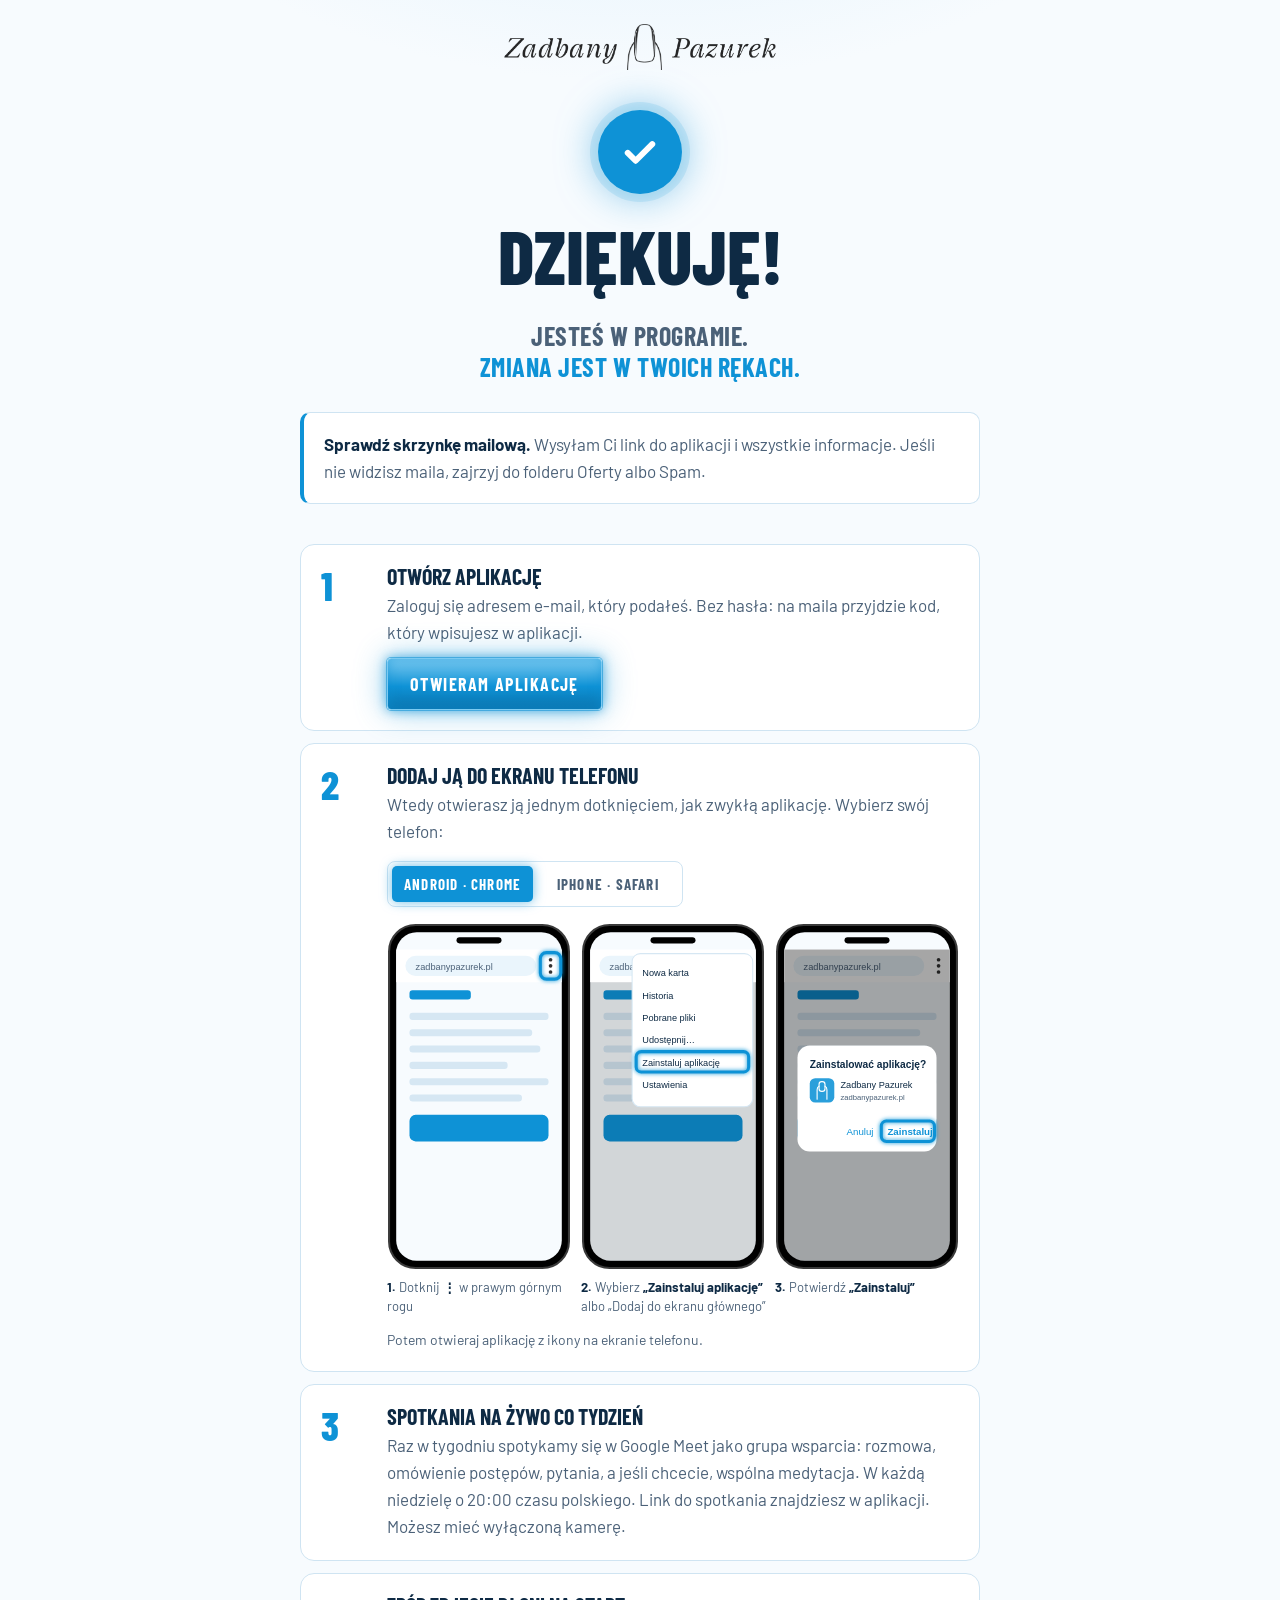
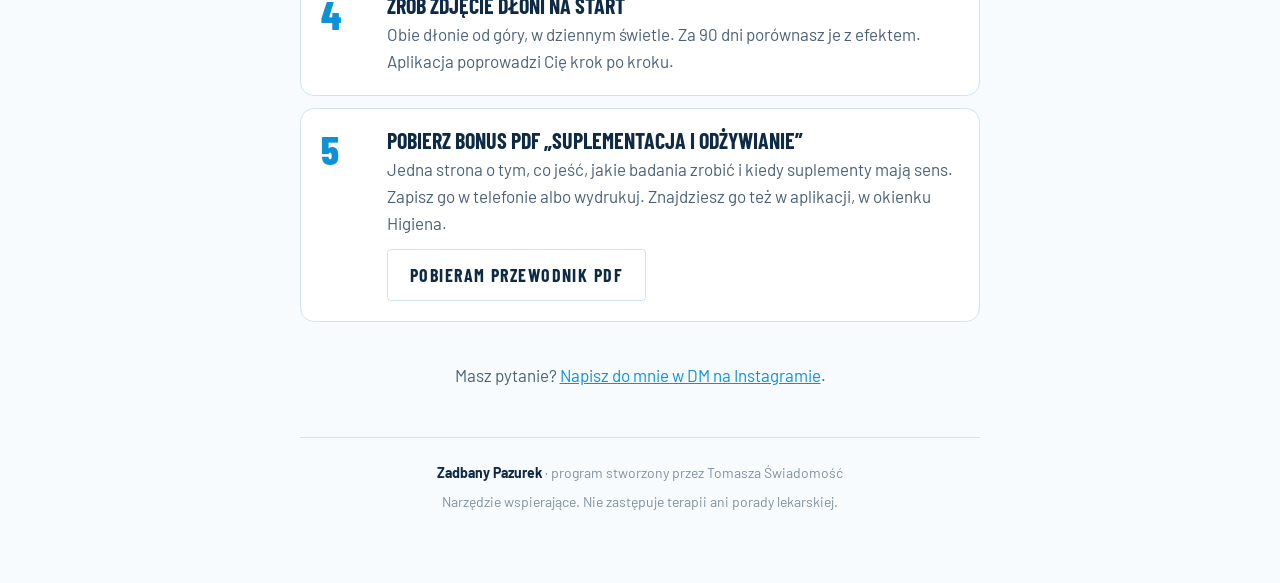
<file: dziekuje.html>
<!DOCTYPE html>
<html lang="pl">
<head>
<meta charset="utf-8">
<meta name="viewport" content="width=device-width, initial-scale=1, viewport-fit=cover">
<title>Dziękuję | Zadbany Pazurek</title>
<meta name="robots" content="noindex">
<meta name="theme-color" content="#F7FBFE">
<link rel="icon" type="image/png" sizes="32x32" href="ikony/icon-32.png">
<link rel="apple-touch-icon" href="ikony/icon-180.png">
<link rel="stylesheet" href="https://fonts.googleapis.com/css2?family=Barlow+Condensed:wght@600;700;800&family=Barlow:wght@400;500;600&display=swap">
<style>
  /* Ten sam ciemny wygląd co strona główna: biel, błękitne akcenty, neonowy przycisk. */
  :root{
    --bg:#F7FBFE; --card:#FFFFFF; --line:#CFE4F2; --ink:#0E2A44; --muted:#4B6178; --dim:#7F91A3;
    --orange:#0E92D6; --orange-dark:#0A74AE; --orange-soft:rgba(14,146,214,.12);
    --display:"Barlow Condensed","Arial Narrow",system-ui,sans-serif;
    --text:"Barlow",-apple-system,"Segoe UI",Roboto,Arial,sans-serif;
    color-scheme:light;
  }
  *{box-sizing:border-box}
  body{margin:0;background:radial-gradient(900px 500px at 50% -10%,#DFF1FC 0%,transparent 60%),var(--bg);color:var(--ink);font:17px/1.6 var(--text);-webkit-font-smoothing:antialiased;min-height:100vh}
  a{color:var(--orange)}
  .wrap{max-width:720px;margin:0 auto;padding-left:max(20px,env(safe-area-inset-left,0px));padding-right:max(20px,env(safe-area-inset-right,0px));padding-block:24px 64px}
  .top{display:flex;justify-content:center;padding-bottom:40px}
  .logo{display:flex;align-items:flex-end;gap:10px;text-decoration:none}
  .logo-ic{height:46px;width:auto}.logo-txt{height:26px;width:auto;margin-bottom:6px}
  @media(max-width:480px){.logo{gap:6px}.logo-ic{height:34px}.logo-txt{height:16px;margin-bottom:4px}}
  .hero{text-align:center}
  .check{width:84px;height:84px;margin:0 auto 22px;border-radius:50%;display:grid;place-items:center;background:var(--orange);box-shadow:0 0 0 8px var(--orange-soft),0 0 40px rgba(14,146,214,.6)}
  .check svg{width:42px;height:42px;stroke:#FFFFFF;stroke-width:3.4;fill:none;stroke-linecap:round;stroke-linejoin:round}
  h1,h2,h3{font-family:var(--display);text-transform:uppercase;line-height:1.02;margin:0 0 14px;text-wrap:balance}
  h1{font-size:clamp(44px,9vw,76px);font-weight:800}
  h1 em,h2 em{font-style:normal;color:var(--orange)}
  h2{font-size:clamp(28px,5vw,40px);font-weight:800}
  h3{font-size:22px;font-weight:700;margin-bottom:4px}
  .slogan{font:700 clamp(20px,3vw,26px)/1.2 var(--display);text-transform:uppercase;letter-spacing:.02em;color:var(--muted)}
  .slogan em{font-style:normal;color:var(--orange)}
  .mail{margin:30px 0 0;background:var(--card);border:1px solid var(--line);border-left:4px solid var(--orange);border-radius:10px;padding:18px 20px;text-align:left}
  .mail b{color:var(--ink)}
  .mail p{margin:0;color:var(--muted)}
  .steps{list-style:none;margin:40px 0 0;padding:0;display:grid;gap:12px}
  .steps li{display:grid;grid-template-columns:52px 1fr;gap:14px;background:var(--card);border:1px solid var(--line);border-radius:14px;padding:20px}
  .steps .n{font:800 40px/1 var(--display);color:var(--orange)}
  .steps p{margin:0 0 12px;color:var(--muted)}
  .steps p:last-child{margin:0}
  .btn{display:inline-flex;align-items:center;justify-content:center;gap:10px;color:#FFFFFF;font:700 18px var(--display);letter-spacing:.08em;text-transform:uppercase;text-decoration:none;border-radius:4px;padding:14px 22px;cursor:pointer;background:linear-gradient(180deg,#7CCBF2 0%,var(--orange) 55%,#0A74AE 100%);border:1px solid #7CCBF2;box-shadow:0 0 0 1px rgba(14,146,214,.55),0 0 12px rgba(14,146,214,.75),0 0 32px rgba(14,146,214,.45),inset 0 0 12px rgba(14,146,214,.55);animation:none;--x: 2.6s ease-in-out infinite}
  .btn:hover{animation:none;box-shadow:0 0 0 1px rgba(14,146,214,.8),0 0 16px rgba(14,146,214,.95),0 0 44px rgba(14,146,214,.7),inset 0 0 14px rgba(14,146,214,.7)}
  .btn.line{background:transparent;color:var(--ink);border:1.5px solid #CFE4F2;box-shadow:none;animation:none}
  .btn.line:hover{border-color:var(--ink)}
  @keyframes neon{0%,100%{box-shadow:0 0 0 1px rgba(14,146,214,.55),0 0 12px rgba(14,146,214,.75),0 0 32px rgba(14,146,214,.45),inset 0 0 12px rgba(14,146,214,.55)}50%{box-shadow:0 0 0 1px rgba(14,146,214,.7),0 0 18px rgba(14,146,214,.9),0 0 46px rgba(14,146,214,.6),inset 0 0 14px rgba(14,146,214,.65)}}
  :focus-visible{outline:3px solid var(--orange);outline-offset:3px}
  .os{display:inline-grid;grid-template-columns:1fr 1fr;gap:4px;background:#FFFFFF;border:1px solid var(--line);border-radius:8px;padding:4px;margin:4px 0 16px}
  .os button{font:700 15px var(--display);letter-spacing:.08em;text-transform:uppercase;color:var(--muted);background:transparent;border:0;border-radius:5px;padding:9px 12px;cursor:pointer}
  .os button[aria-selected="true"]{background:var(--orange);color:#FFFFFF;box-shadow:0 0 12px rgba(14,146,214,.6)}
  .howto{display:grid;grid-template-columns:repeat(3,1fr);gap:10px}
  .howto[hidden]{display:none}
  .howto figure{margin:0;display:flex;flex-direction:column;gap:8px}
  .howto img{width:100%;max-width:100%;height:auto;display:block}
  .howto figcaption{font-size:13px;line-height:1.4;color:var(--muted)}
  .howto figcaption b{color:var(--ink)}
  .swipe{display:none}
  @media(max-width:560px){.swipe{display:block}}
  .tip{font-size:14px;color:var(--dim);margin:14px 0 0!important}
  @media(max-width:560px){.steps li{grid-template-columns:1fr;gap:6px}.howto{display:flex;overflow-x:auto;scroll-snap-type:x mandatory;gap:12px;padding-bottom:8px;margin-right:-20px;padding-right:20px}.howto figure{flex:0 0 68%;scroll-snap-align:start}.howto figcaption{font-size:14px}}
  .steps li>div{min-width:0}
  .help{margin-top:40px;text-align:center;color:var(--muted)}
  footer{margin-top:48px;padding-top:24px;border-top:1px solid #CFE4F2;text-align:center;font-size:14px;color:var(--dim)}
  footer p{margin:0 0 6px}
  @media(prefers-reduced-motion:reduce){.btn{animation:none}}
  .hidden{display:none!important}
</style>
<style>.logo-txt,.logo-ic{filter:brightness(0) opacity(.85)}</style>
</head>
<body>
<div class="wrap">
  <div class="top">
    <a class="logo" href="index.html" aria-label="Zadbany Pazurek – strona główna"><img class="logo-txt" src="logo/napis-zadbany.png" alt="Zadbany"><img class="logo-ic" src="logo/pazurek-ikona.png" alt=""><img class="logo-txt" src="logo/napis-pazurek.png" alt="Pazurek"></a>
  </div>

  <section class="hero">
    <div class="check" aria-hidden="true"><svg viewBox="0 0 24 24"><path d="M5 12.5l4.5 4.5L19 7.5"/></svg></div>
    <h1 id="hello">Dziękuję!</h1>
    <p class="slogan">Jesteś w programie.<br><em>Zmiana jest w Twoich rękach.</em></p>
    <div class="mail" id="mailBox">
      <p id="mailTxt"><b>Sprawdź skrzynkę mailową.</b> Wysyłam Ci link do aplikacji i wszystkie informacje. Jeśli nie widzisz maila, zajrzyj do folderu Oferty albo Spam.</p>
    </div>
  </section>

  <section>
    <ol class="steps">
      <li><span class="n">1</span><div>
        <h3>Otwórz aplikację</h3>
        <p>Zaloguj się adresem e-mail, który podałeś. Bez hasła: na maila przyjdzie kod, który wpisujesz w aplikacji.</p>
        <p><a class="btn" id="appBtn" href="#" target="_blank" rel="noopener">Otwieram aplikację</a></p>
      </div></li>
      <li><span class="n">2</span><div>
        <h3>Dodaj ją do ekranu telefonu</h3>
        <p>Wtedy otwierasz ją jednym dotknięciem, jak zwykłą aplikację. Wybierz swój telefon:</p>
        <div class="os" role="tablist" aria-label="Twój telefon">
          <button type="button" role="tab" id="tabAndroid" aria-selected="true" data-os="android">Android · Chrome</button>
          <button type="button" role="tab" id="tabIphone" aria-selected="false" data-os="iphone">iPhone · Safari</button>
        </div>
        <div class="howto" id="howAndroid">
          <figure><img src="instrukcja/android-1.svg" alt="Chrome: przycisk z trzema kropkami w prawym górnym rogu"><figcaption><b>1.</b> Dotknij <b>⋮</b> w prawym górnym rogu</figcaption></figure>
          <figure><img src="instrukcja/android-2.svg" alt="Menu Chrome z zaznaczoną opcją Zainstaluj aplikację"><figcaption><b>2.</b> Wybierz <b>„Zainstaluj aplikację”</b> albo „Dodaj do ekranu głównego”</figcaption></figure>
          <figure><img src="instrukcja/android-3.svg" alt="Okno z przyciskiem Zainstaluj"><figcaption><b>3.</b> Potwierdź <b>„Zainstaluj”</b></figcaption></figure>
        </div>
        <div class="howto" id="howIphone" hidden>
          <figure><img src="instrukcja/iphone-1.svg" alt="Safari: przycisk z trzema kropkami obok paska adresu i menu z opcją Udostępnij"><figcaption><b>1.</b> Dotknij <b>···</b> obok paska adresu, potem <b>„Udostępnij”</b></figcaption></figure>
          <figure><img src="instrukcja/iphone-2.svg" alt="Menu udostępniania z zaznaczoną opcją Do ekranu głównego"><figcaption><b>2.</b> Wybierz <b>„Do ekranu głównego”</b> (jeśli nie widzisz, dotknij „Pokaż więcej”)</figcaption></figure>
          <figure><img src="instrukcja/iphone-3.svg" alt="Ekran Do ekranu głównego z przyciskiem Dodaj w prawym górnym rogu"><figcaption><b>3.</b> Dotknij <b>„Dodaj”</b> w prawym górnym rogu</figcaption></figure>
        </div>
        <p class="tip" id="tipIos" hidden>Masz starszego iPhone'a? Przycisk <b>Udostępnij</b> (kwadrat ze strzałką) jest od razu na dolnym pasku Safari.</p>
        <p class="tip swipe">Przesuń palcem w bok, żeby zobaczyć kolejne kroki.</p>
        <p class="tip">Potem otwieraj aplikację z ikony na ekranie telefonu.</p>
      </div></li>
      <li><span class="n">3</span><div>
        <h3>Spotkania na żywo co tydzień</h3>
        <p>Raz w tygodniu spotykamy się w Google Meet jako grupa wsparcia: rozmowa, omówienie postępów, pytania, a jeśli chcecie, wspólna medytacja. <span id="meet">Termin i link do spotkania znajdziesz w aplikacji, na ekranie „Dziś”.</span> Możesz mieć wyłączoną kamerę.</p>
      </div></li>
      <li><span class="n">4</span><div>
        <h3>Zrób zdjęcie dłoni na start</h3>
        <p>Obie dłonie od góry, w dziennym świetle. Za 90 dni porównasz je z efektem. Aplikacja poprowadzi Cię krok po kroku.</p>
      </div></li>
      <li><span class="n">5</span><div>
        <h3>Pobierz bonus PDF „Suplementacja i odżywianie”</h3>
        <p>Jedna strona o tym, co jeść, jakie badania zrobić i kiedy suplementy mają sens. Zapisz go w telefonie albo wydrukuj. Znajdziesz go też w aplikacji, w okienku Higiena.</p>
        <p><a class="btn line" href="pdf/suplementacja-i-odzywianie.pdf" target="_blank" rel="noopener">Pobieram przewodnik PDF</a></p>
      </div></li>
    </ol>
  </section>

  <p class="help" id="help">Masz pytanie? <a id="ig" href="#" target="_blank" rel="noopener">Napisz do mnie w DM na Instagramie</a>.</p>

  <footer>
    <p><b style="color:var(--ink)">Zadbany Pazurek</b> · program stworzony przez Tomasza Świadomość</p>
    <p>Narzędzie wspierające. Nie zastępuje terapii ani porady lekarskiej.</p>
  </footer>
</div>

<script src="config.js"></script>
<script>
(function(){
  var C = window.LANDING || {};
  var name = (new URLSearchParams(location.search).get("imie") || "").trim().slice(0, 40);
  if (name) document.getElementById("hello").innerHTML = "Dziękuję, <em></em>!";
  if (name) document.querySelector("#hello em").textContent = name;
  var app = document.getElementById("appBtn"), ig = document.getElementById("ig");
  if (C.APP_URL) app.href = C.APP_URL; else app.parentNode.classList.add("hidden");
  if (C.MEET_INFO) document.getElementById("meet").textContent = C.MEET_INFO;
  if (C.INSTAGRAM_URL) ig.href = C.INSTAGRAM_URL; else document.getElementById("help").classList.add("hidden");

  // Stan płatności (gdy wracamy z Przelewy24 z parametrem ?s=)
  var sid = new URLSearchParams(location.search).get("s");
  if (sid && C.PAY_URL) {
    var box = document.getElementById("mailTxt"), tries = 0;
    var h = { "apikey": C.SUPABASE_KEY, "Content-Type": "application/json" };
    if ((C.SUPABASE_KEY || "").indexOf("eyJ") === 0) h["Authorization"] = "Bearer " + C.SUPABASE_KEY;
    box.innerHTML = "<b>Sprawdzam płatność…</b> To potrwa kilka sekund.";
    (function check(){
      fetch(C.PAY_URL, { method: "POST", headers: h, body: JSON.stringify({ action: "status", s: sid }) })
        .then(function(r){ return r.json(); })
        .then(function(d){
          var st = d && d.status;
          if (st === "oplacone") { box.innerHTML = "<b>Płatność przyjęta. Sprawdź skrzynkę mailową.</b> Wysłałem Ci link do aplikacji i wszystkie informacje. Jeśli nie widzisz maila, zajrzyj do folderu Oferty albo Spam."; return; }
          if (st === "nowe" && ++tries < 10) return setTimeout(check, 3000);
          if (st === "nowe") { box.innerHTML = "<b>Bank jeszcze potwierdza płatność.</b> Gdy to się stanie (zwykle do kilku minut), dostaniesz maila z linkiem do aplikacji. Możesz zamknąć tę stronę."; return; }
          document.querySelector(".slogan").innerHTML = "Płatność nie doszła do skutku.<br><em>Nic nie zostało pobrane.</em>";
          document.getElementById("hello").textContent = "Coś poszło nie tak";
          document.querySelector(".check").classList.add("hidden");
          [].forEach.call(document.querySelectorAll("section:not(.hero)"), function(x){ x.classList.add("hidden"); });
          box.innerHTML = "<b>Spróbuj jeszcze raz.</b> <a href=\"index.html#cena\">Wróć do strony i kliknij „Dołączam”</a>. Jeśli pieniądze zeszły z konta, napisz do mnie w DM, sprawdzę to od razu.";
        })
        .catch(function(){ if (++tries < 10) setTimeout(check, 3000); });
    })();
  }

  // Instrukcja dodania do ekranu: zakładki Android / iPhone
  var isIOS = /iPhone|iPad|iPod/.test(navigator.userAgent);
  function showOS(os){
    ["android","iphone"].forEach(function(k){
      var t = document.querySelector('[data-os="' + k + '"]');
      t.setAttribute("aria-selected", k === os ? "true" : "false");
      document.getElementById(k === "android" ? "howAndroid" : "howIphone").hidden = k !== os;
    });
    document.getElementById("tipIos").hidden = os !== "iphone";
  }
  [].forEach.call(document.querySelectorAll(".os button"), function(b){ b.addEventListener("click", function(){ showOS(b.dataset.os); }); });
  showOS(isIOS ? "iphone" : "android");
})();
</script>
</body>
</html>
</file>
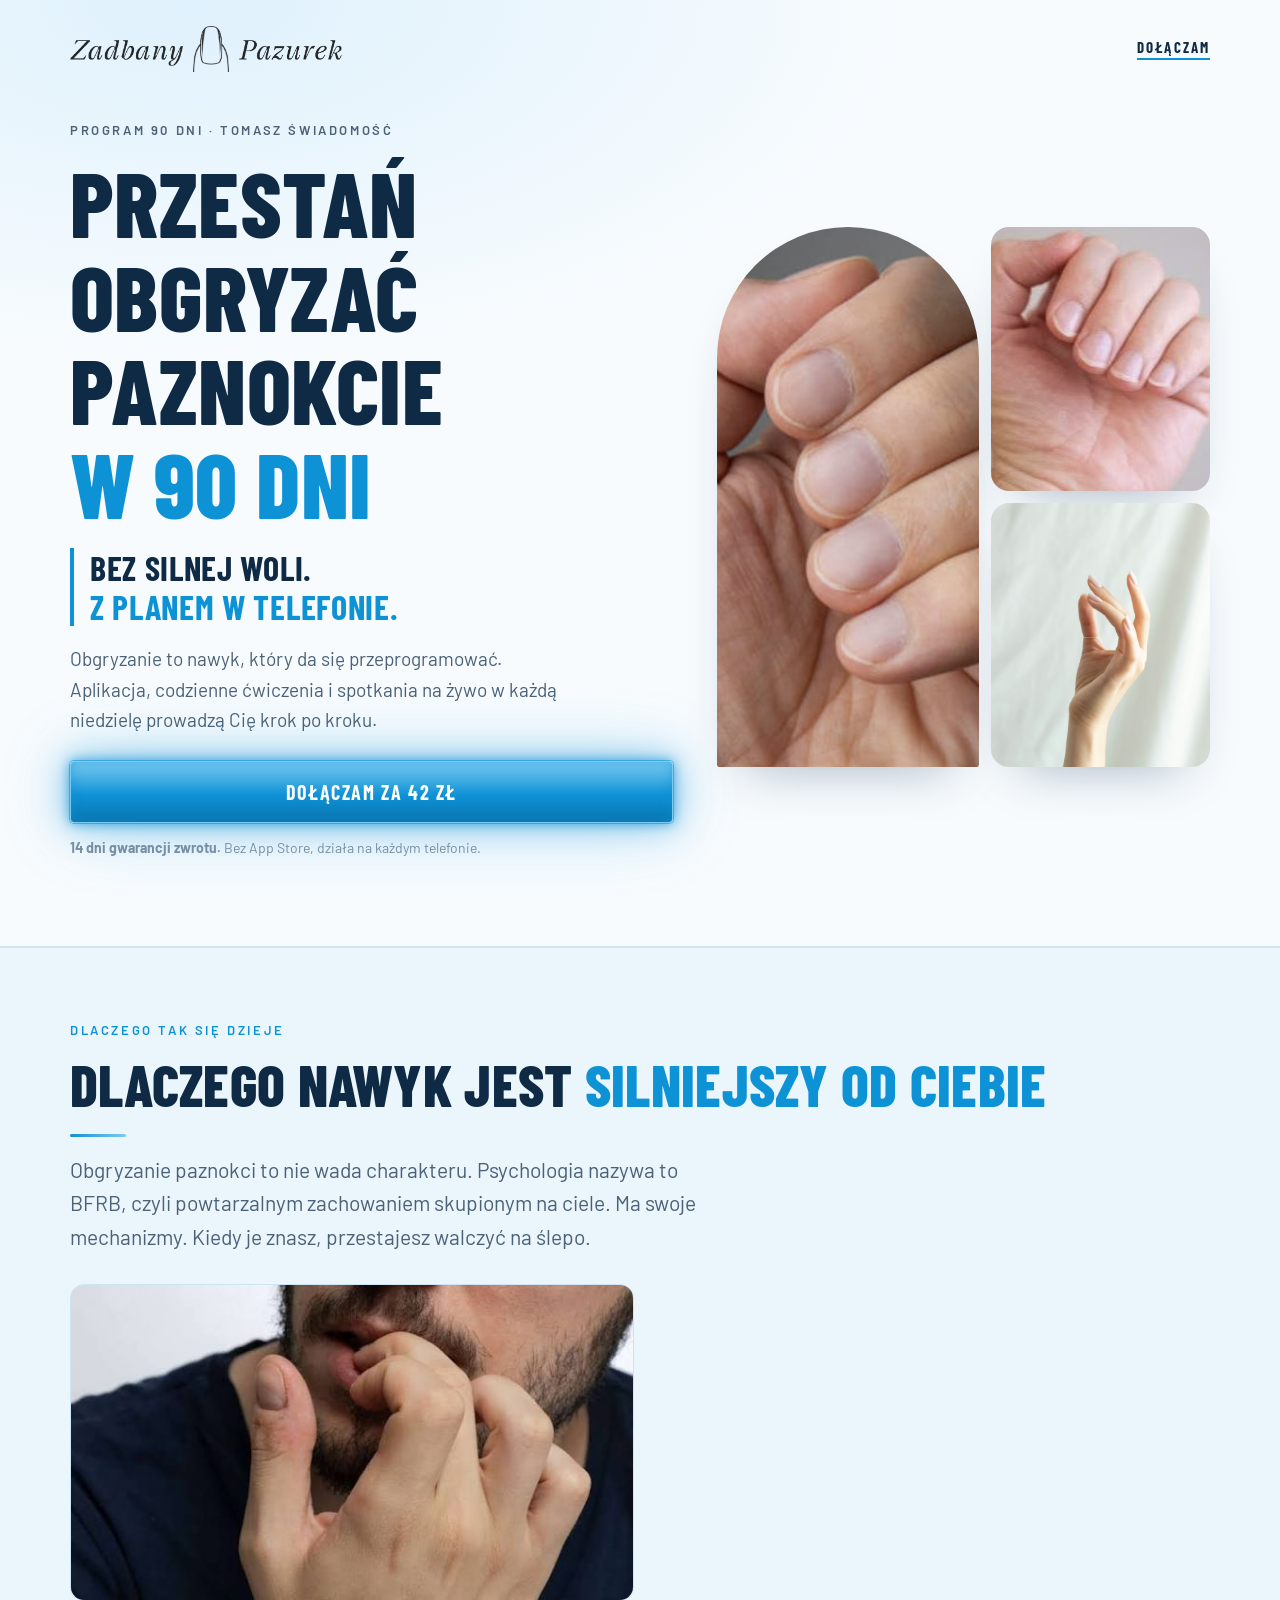
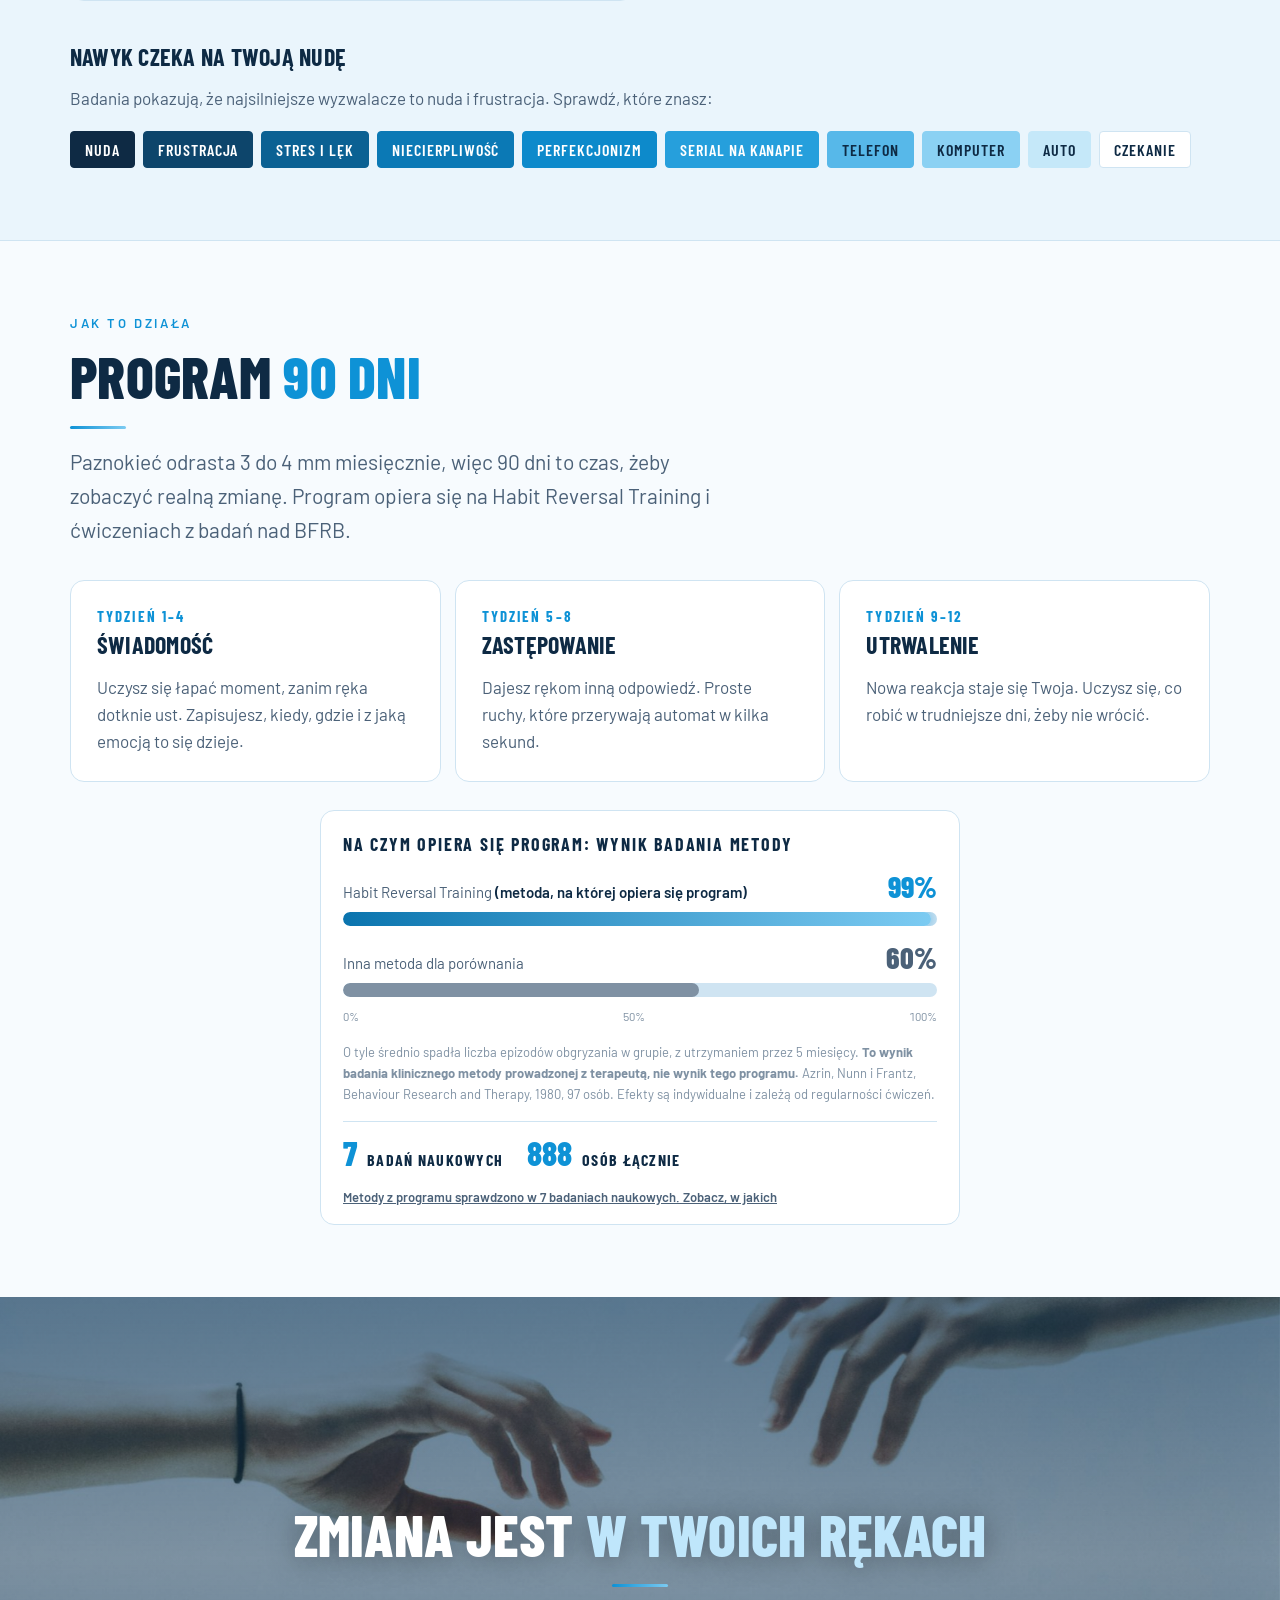
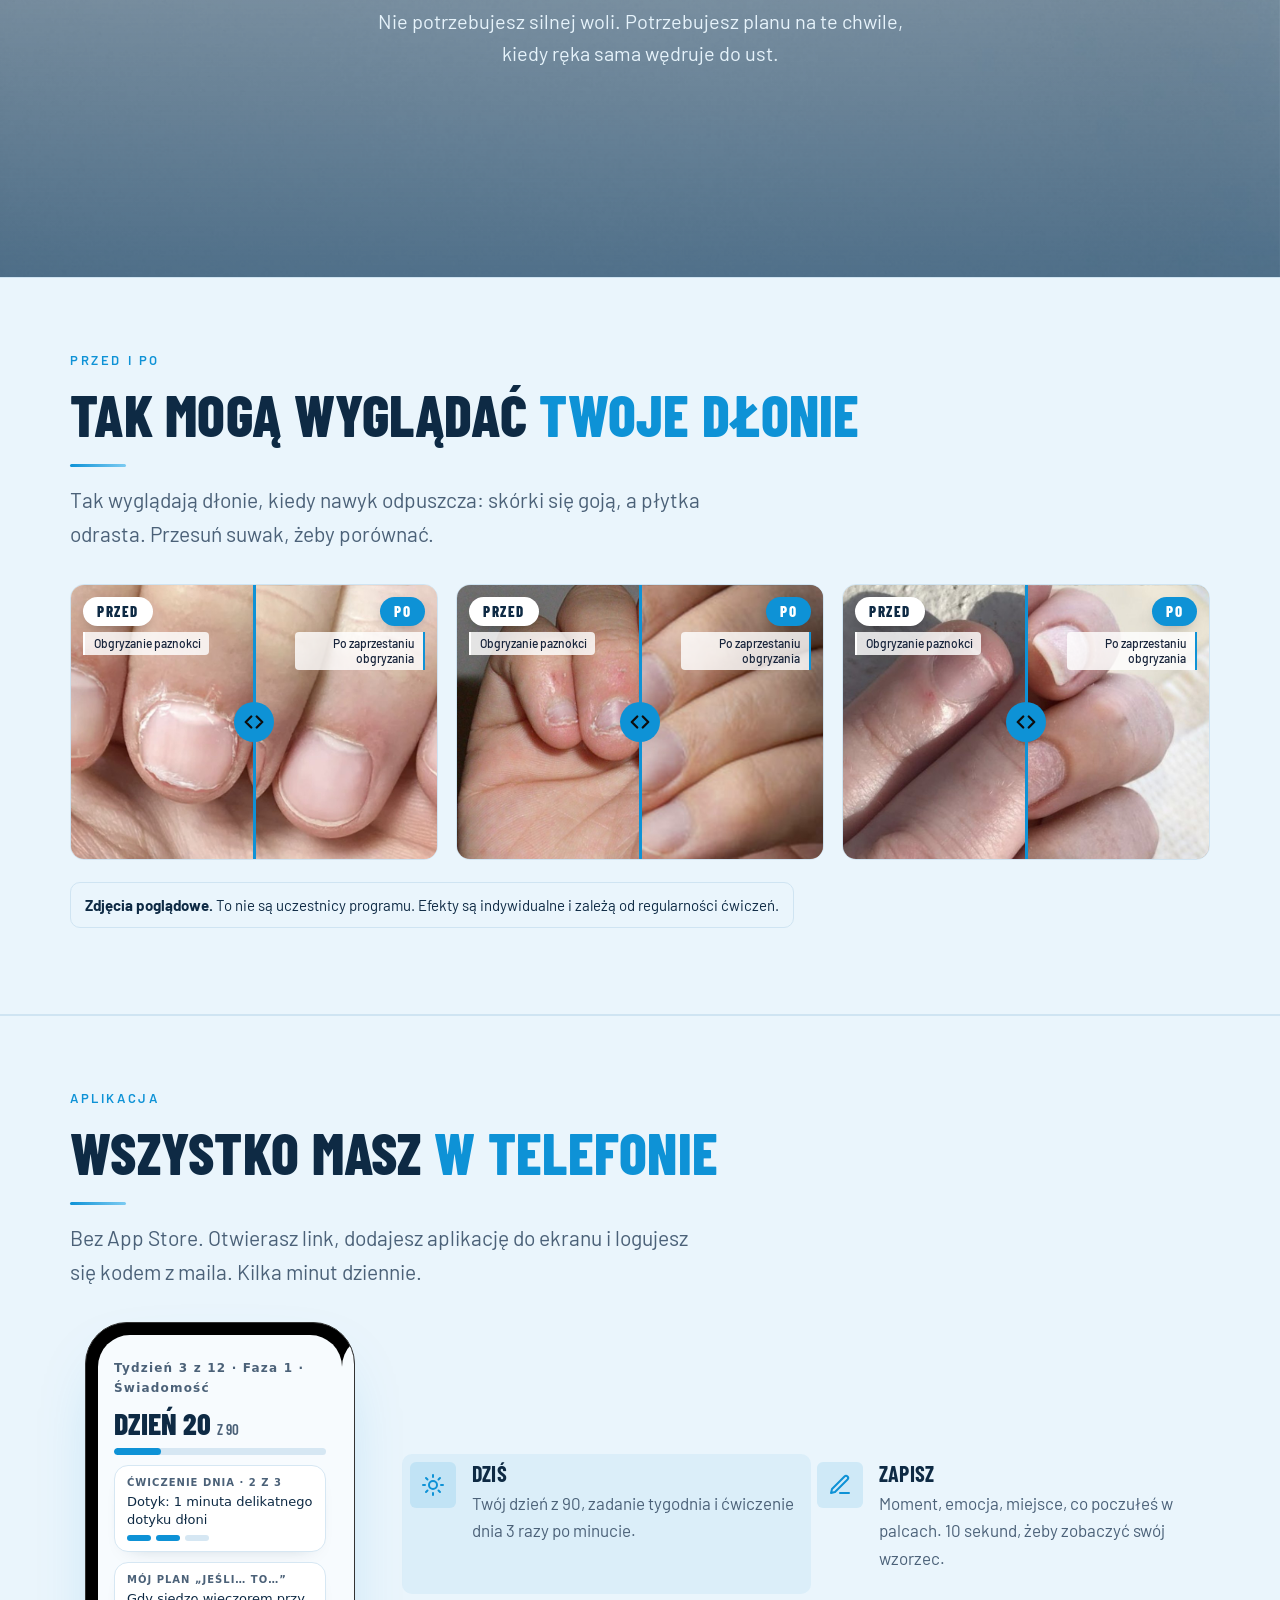
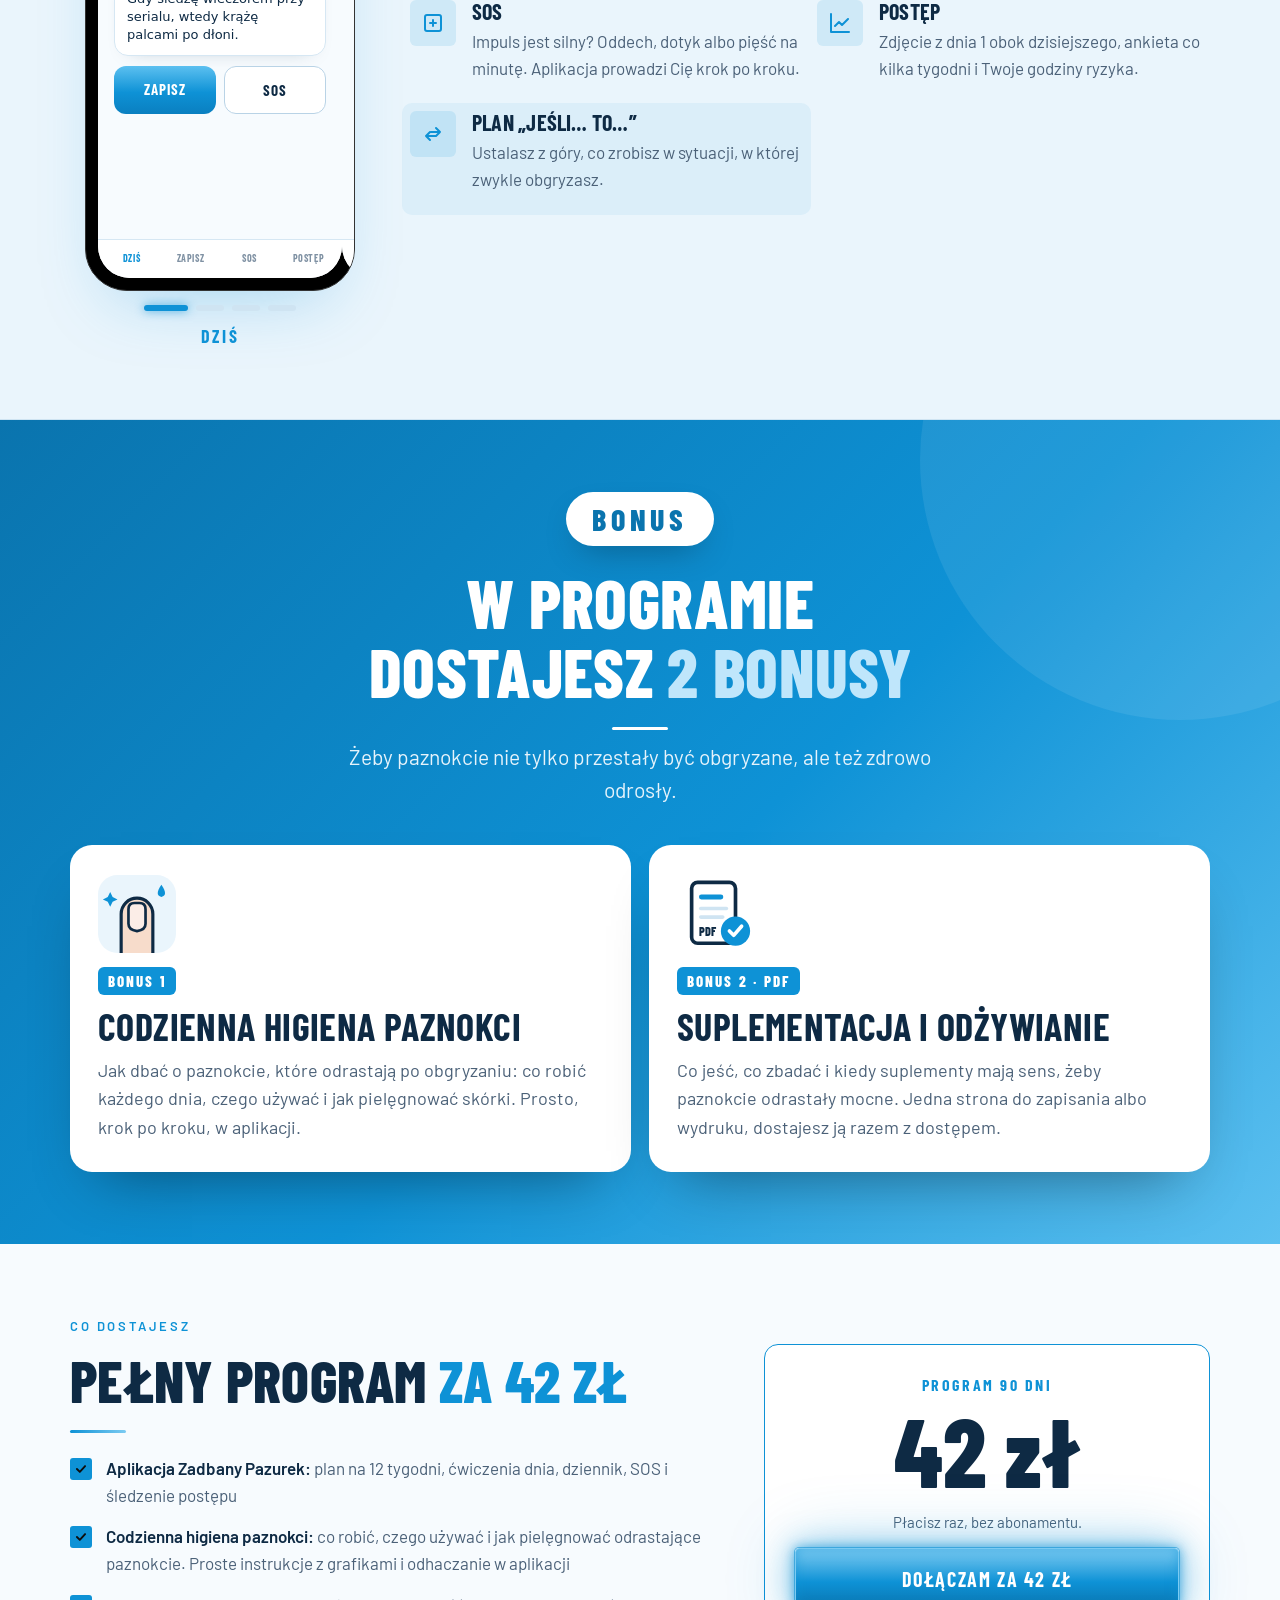
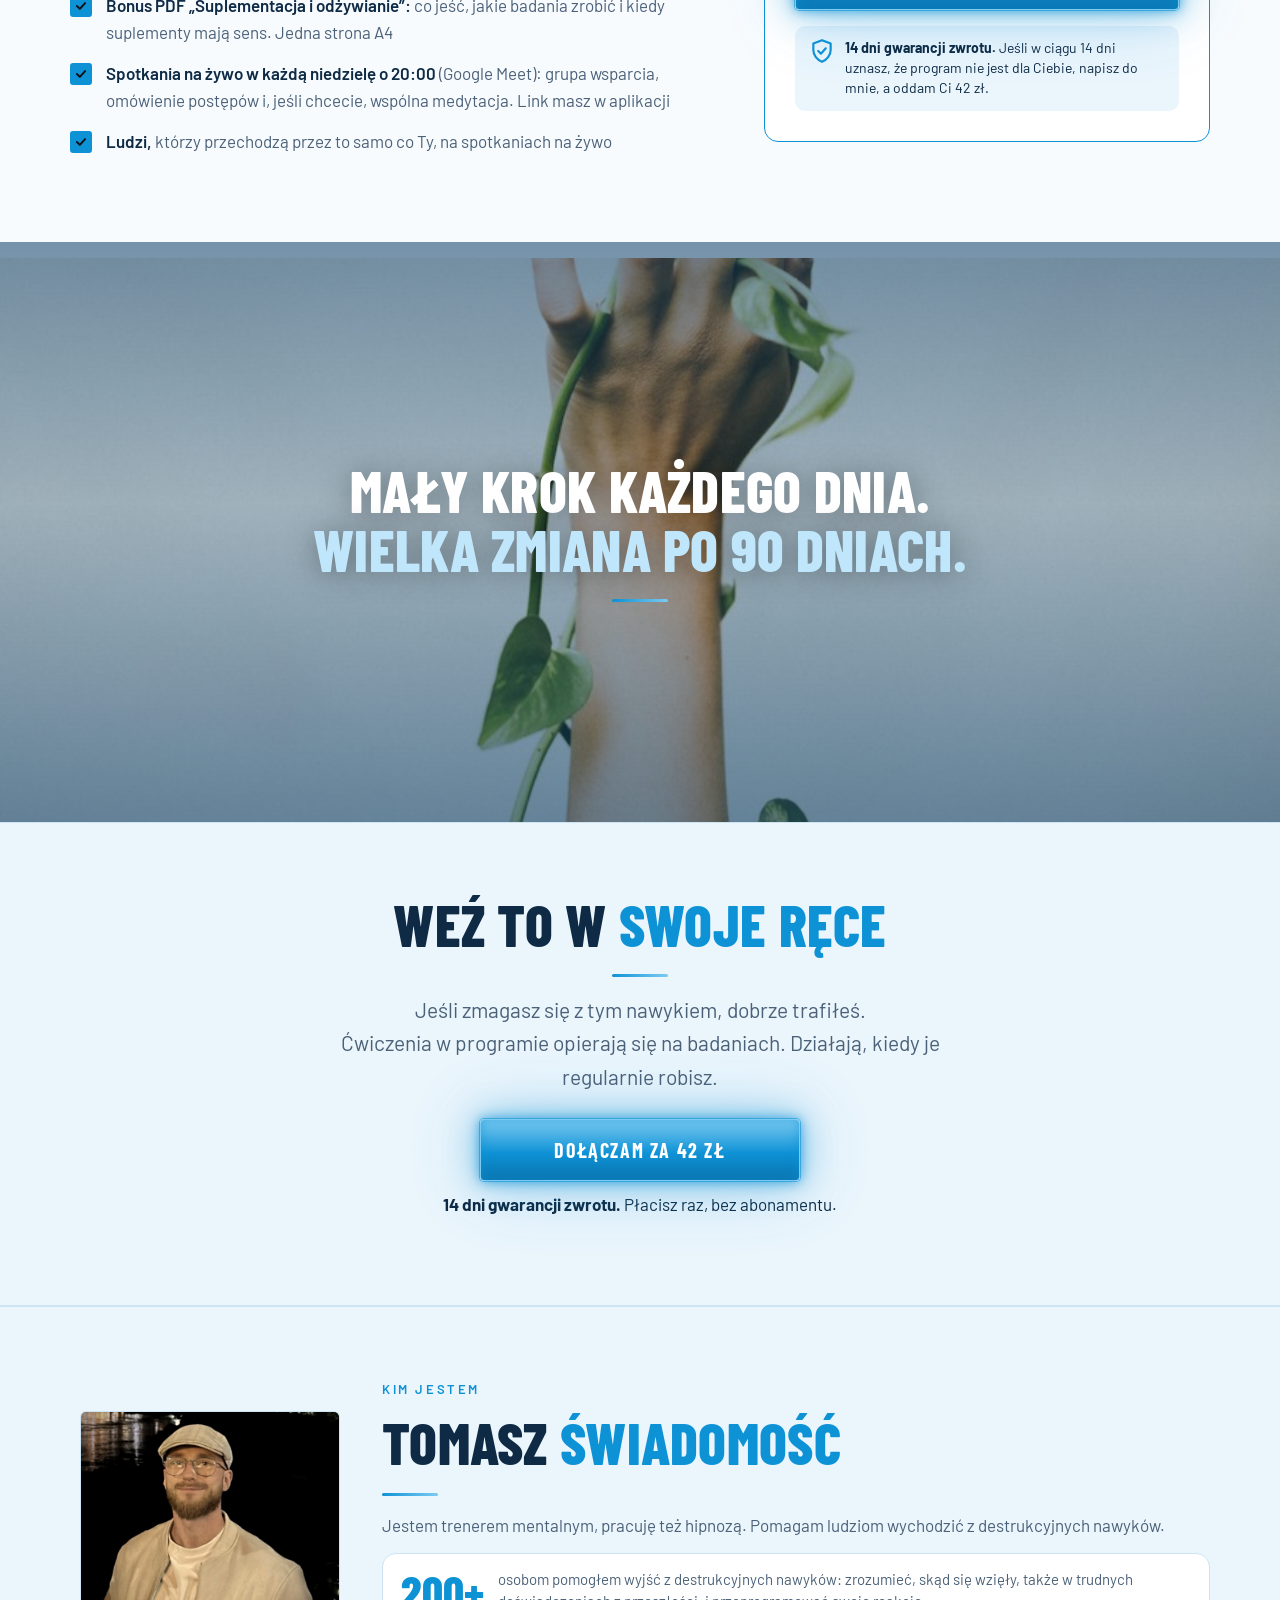
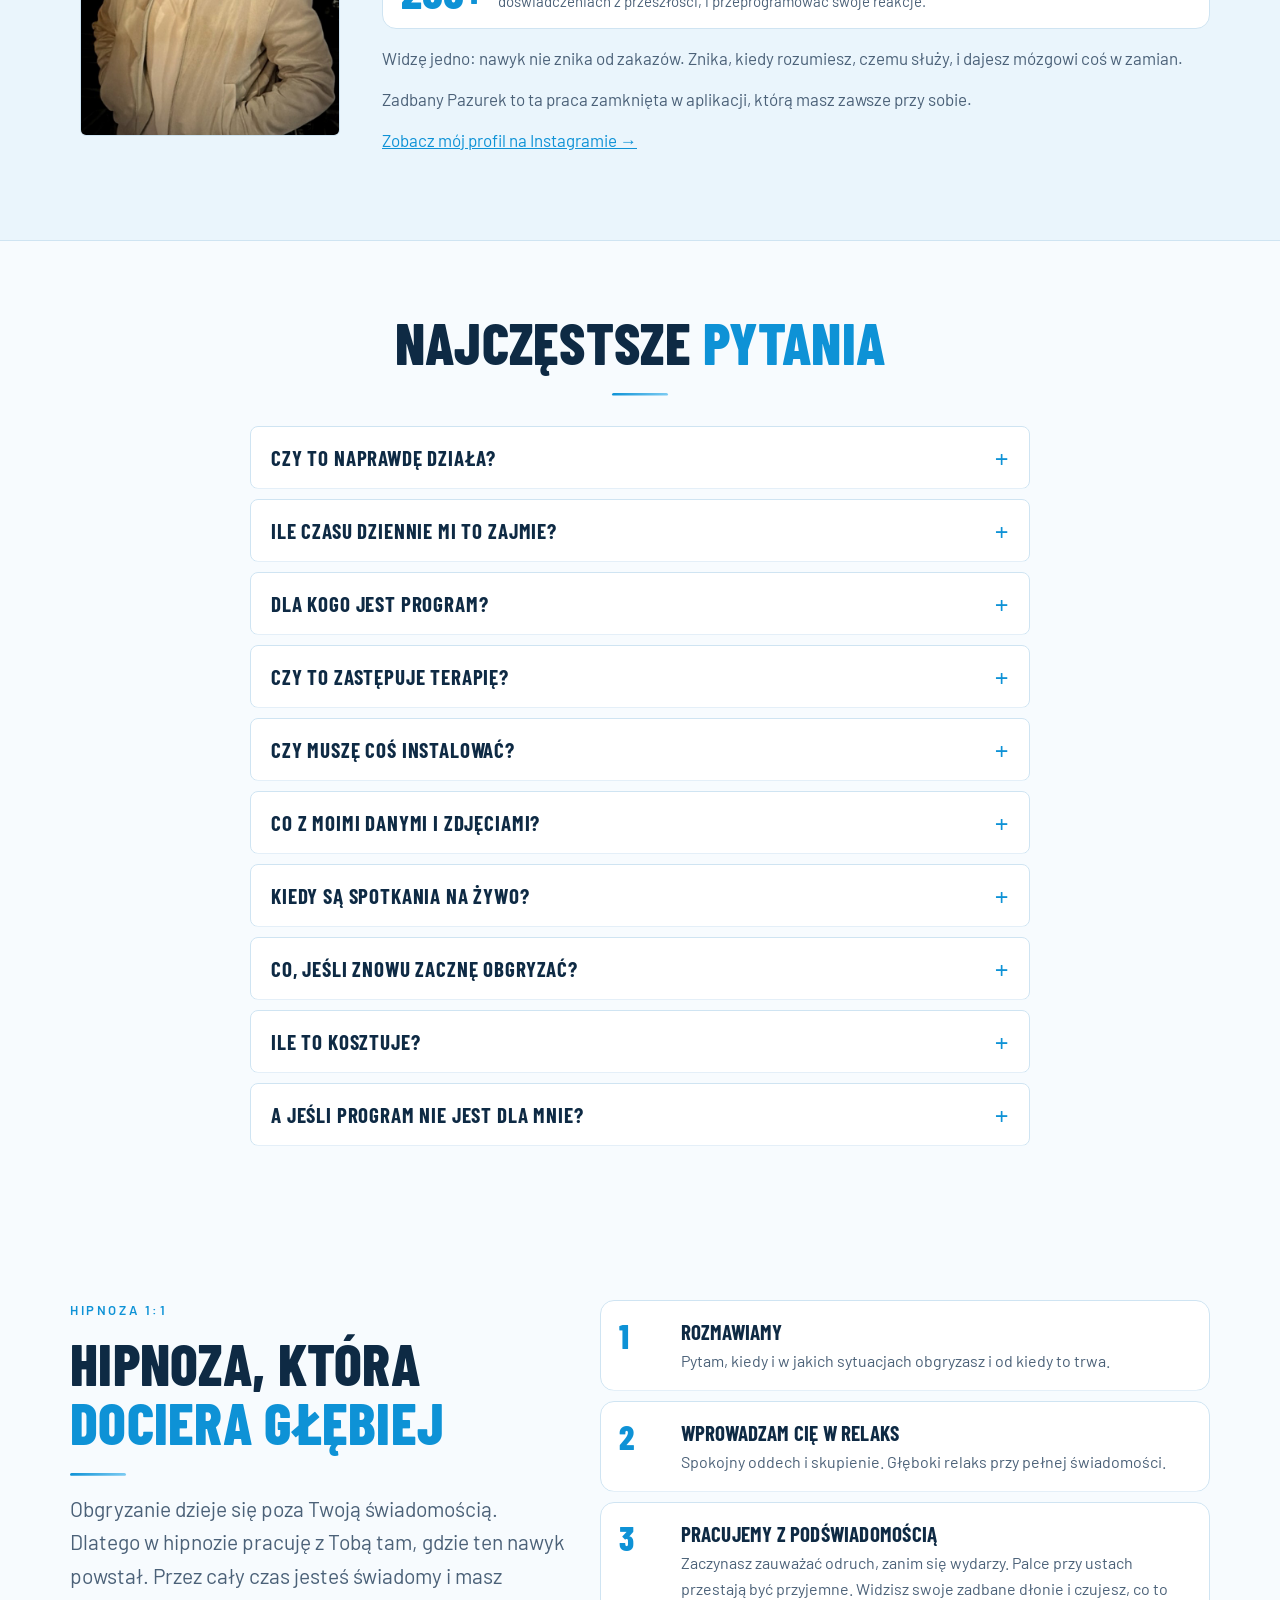
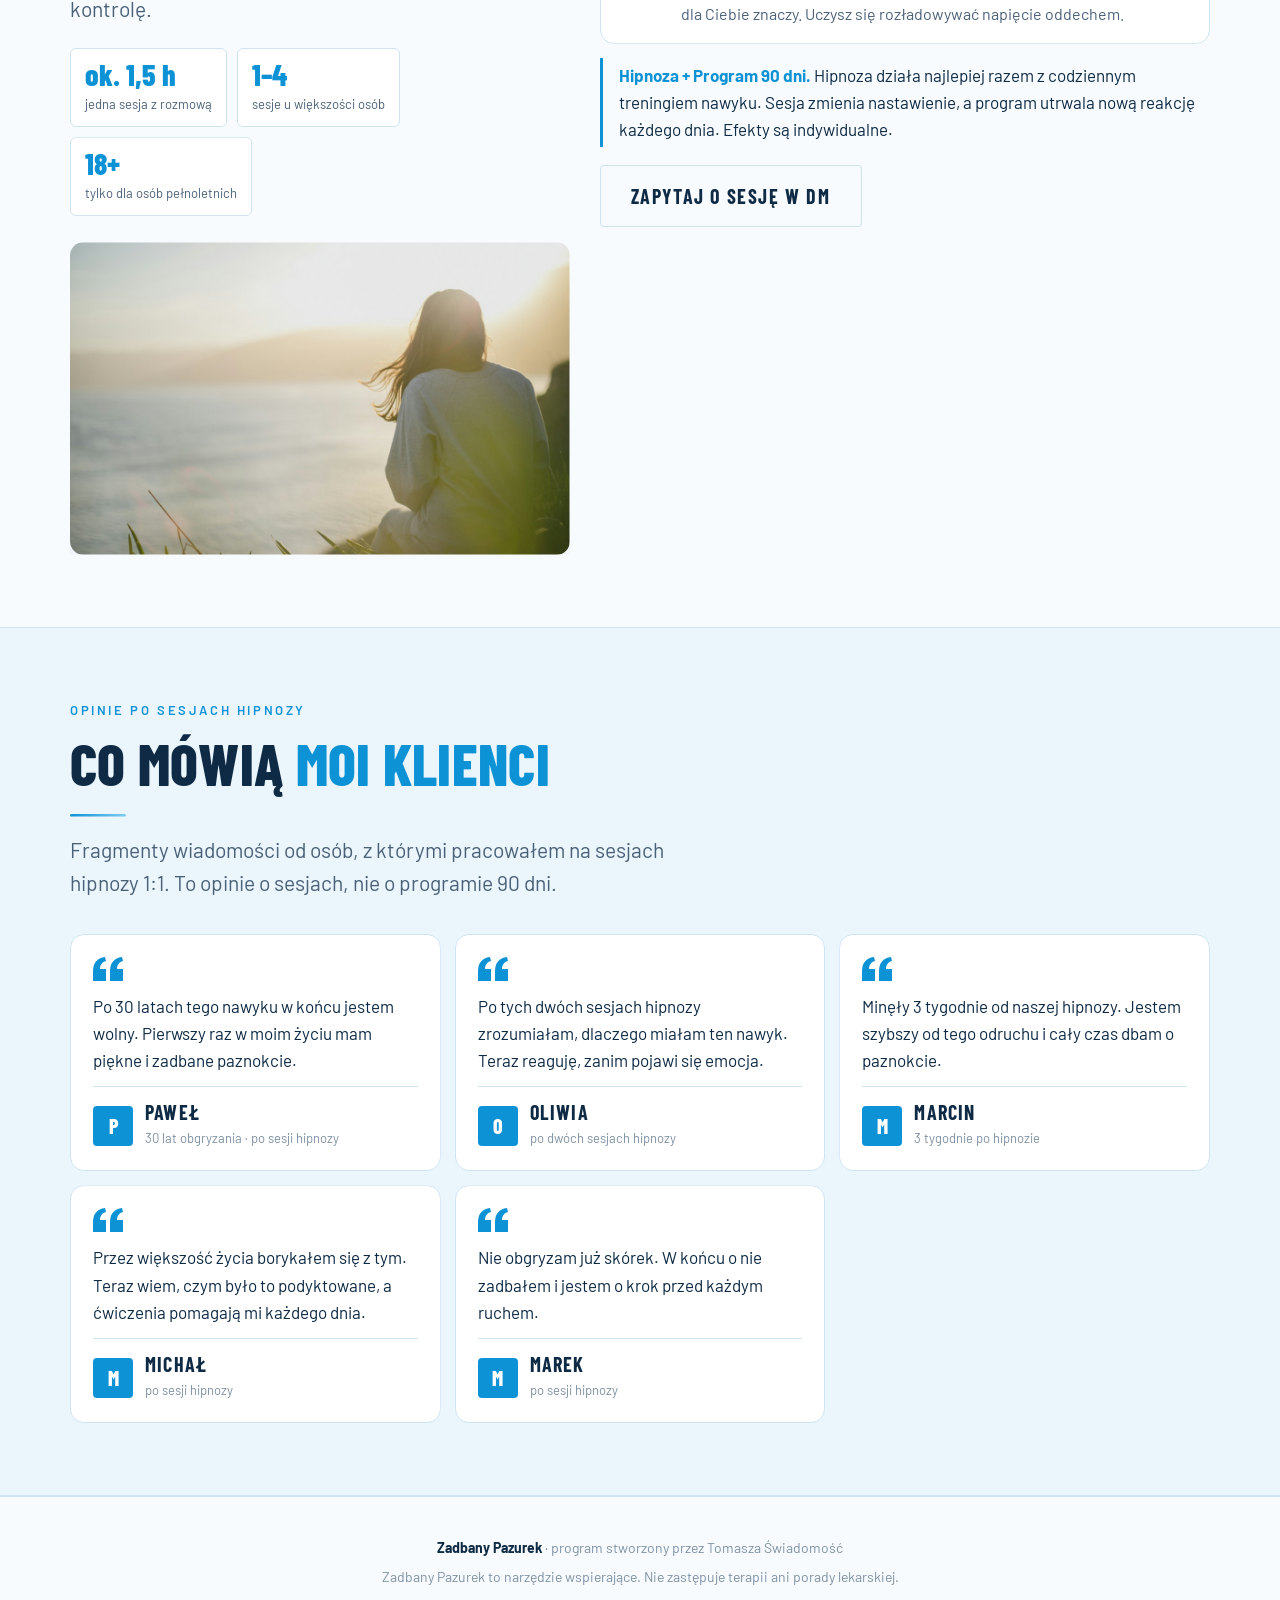
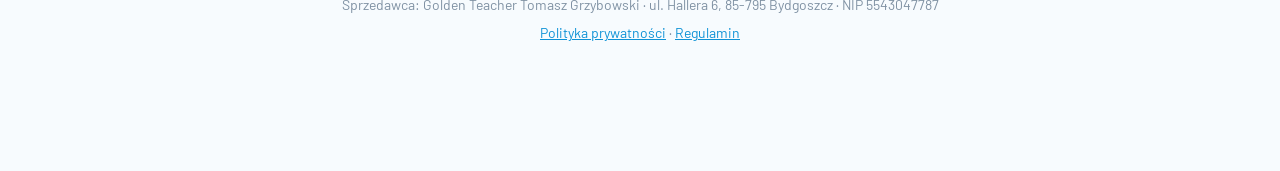
<file: index .html>
<!DOCTYPE html>
<html lang="pl">
<head>
<meta charset="utf-8">
<meta name="viewport" content="width=device-width, initial-scale=1, viewport-fit=cover">
<title>Zadbany Pazurek | Przestań obgryzać paznokcie</title>
<meta name="claude:viewport-fit-sides" content="cover">
<meta name="description" content="Przestań obgryzać paznokcie w 90 dni. Bez silnej woli, z planem w telefonie: aplikacja, codzienne ćwiczenia i spotkania na żywo. 42 zł, 14 dni gwarancji zwrotu.">
<meta property="og:title" content="Zadbany Pazurek | Przestań obgryzać paznokcie">
<meta property="og:description" content="Przestań obgryzać paznokcie w 90 dni. Bez silnej woli, z planem w telefonie. Program Tomasza Świadomość.">
<meta property="og:type" content="website">
<meta name="theme-color" content="#F7FBFE">
<link rel="icon" type="image/png" sizes="32x32" href="ikony/icon-32.png">
<link rel="apple-touch-icon" href="ikony/icon-180.png">
<link rel="stylesheet" href="https://fonts.googleapis.com/css2?family=Barlow+Condensed:wght@600;700;800&family=Barlow:wght@400;500;600&display=swap">
<style>
  /* Jeden, świadomie ciemny wygląd: biel + błękitne akcenty, wąska wersalikowa typografia nagłówków. */
  :root{
    --bg:#F7FBFE; --bg2:#EAF5FC; --card:#FFFFFF; --card2:#F1F8FD; --line:#CFE4F2;
    --ink:#0E2A44; --muted:#4B6178; --dim:#7F91A3;
    --orange:#0E92D6; --orange-dark:#0A74AE; --orange-soft:rgba(14,146,214,.12);
    --display:"Barlow Condensed","Arial Narrow",system-ui,sans-serif;
    --text:"Barlow",-apple-system,"Segoe UI",Roboto,Arial,sans-serif;
    --r:14px; --max:1180px;
    color-scheme:light;
  }
  *{box-sizing:border-box}
  html{scroll-behavior:smooth}
  body{margin:0;background:var(--bg);color:var(--ink);font:17px/1.6 var(--text);-webkit-font-smoothing:antialiased}
  img{max-width:100%;display:block}
  a{color:var(--orange)}
  .wrap{max-width:var(--max);margin:0 auto;padding-left:max(20px,env(safe-area-inset-left,0px));padding-right:max(20px,env(safe-area-inset-right,0px))}
  section{padding-block:72px}
  h1,h2,h3{font-family:var(--display);text-transform:uppercase;line-height:1.02;margin:0 0 16px;letter-spacing:.005em;text-wrap:balance}
  h1{font-size:clamp(44px,8.4vw,92px);font-weight:800}
  h2{font-size:clamp(34px,5.6vw,58px);font-weight:800}
  h3{font-size:24px;font-weight:700;letter-spacing:.01em}
  h1 em,h2 em{font-style:normal;color:var(--orange)}
  p{margin:0 0 14px}
  .lead{font-size:clamp(18px,2.4vw,21px);color:var(--muted);max-width:640px}
  .eyebrow{display:block;font-size:13px;font-weight:600;letter-spacing:.2em;text-transform:uppercase;color:var(--muted);margin-bottom:14px}
  .eyebrow.o{color:var(--orange)}
  .center{text-align:center}
  .center .lead{margin-left:auto;margin-right:auto}
  .muted{color:var(--muted)}

  .btn{display:inline-flex;align-items:center;justify-content:center;gap:10px;background:var(--orange);color:#FFFFFF;font:700 20px var(--display);letter-spacing:.08em;text-transform:uppercase;text-decoration:none;border:0;border-radius:4px;padding:18px 30px;cursor:pointer;transition:background .15s,transform .15s}
  .btn:hover{background:var(--orange-dark)}
  .btn:active{transform:scale(.98)}
  .btn[disabled]{opacity:.6;cursor:wait}
  .btn.line{background:transparent;color:var(--ink);border:1.5px solid #CFE4F2}
  .btn.line:hover{border-color:var(--ink);background:transparent}
  .btn svg{width:20px;height:20px;flex:none}
  /* Neon: błękitne przyciski świecą jak neon i delikatnie pulsują */
  .btn:not(.line){position:relative;background:linear-gradient(180deg,#7CCBF2 0%,var(--orange) 55%,#0A74AE 100%);border:1px solid #7CCBF2;box-shadow:0 0 0 1px rgba(14,146,214,.55),0 0 12px rgba(14,146,214,.75),0 0 32px rgba(14,146,214,.5),0 0 70px rgba(14,146,214,.28),inset 0 0 12px rgba(14,146,214,.55);text-shadow:0 1px 0 rgba(14,146,214,.45);animation:none;--x: 2.6s ease-in-out infinite}
  .btn:not(.line):hover{background:linear-gradient(180deg,#7CCBF2 0%,#0E92D6 55%,#0A74AE 100%);box-shadow:0 0 0 1px rgba(14,146,214,.8),0 0 16px rgba(14,146,214,.95),0 0 44px rgba(14,146,214,.7),0 0 100px rgba(14,146,214,.4),inset 0 0 14px rgba(14,146,214,.7);animation:none}
  @keyframes neon{0%,100%{box-shadow:0 0 0 1px rgba(14,146,214,.55),0 0 12px rgba(14,146,214,.75),0 0 32px rgba(14,146,214,.5),0 0 70px rgba(14,146,214,.28),inset 0 0 12px rgba(14,146,214,.55)}50%{box-shadow:0 0 0 1px rgba(14,146,214,.7),0 0 18px rgba(14,146,214,.9),0 0 46px rgba(14,146,214,.62),0 0 96px rgba(14,146,214,.36),inset 0 0 14px rgba(14,146,214,.65)}}
  @media(prefers-reduced-motion:reduce){.btn:not(.line){animation:none}}
  :focus-visible{outline:3px solid var(--orange);outline-offset:3px}

  /* NAGŁÓWEK */
  .hero{position:relative;padding-block:20px 72px;background:radial-gradient(1200px 600px at 15% 0%,#DFF1FC 0%,transparent 60%),var(--bg);border-bottom:1px solid #CFE4F2}
  .top{display:flex;align-items:center;justify-content:space-between;padding-block:6px 48px}
  .logo{display:flex;align-items:center;gap:12px;text-decoration:none;color:var(--ink);font:800 22px var(--display);letter-spacing:.06em;text-transform:uppercase}
  .logo{gap:10px;align-items:flex-end}
  .logo-txt{margin-bottom:6px}
  .logo-ic{height:46px;width:auto}
  .logo-txt{height:26px;width:auto}
  .top{gap:12px}
  .top a.small{white-space:nowrap}
  @media(max-width:480px){.logo{gap:6px}.logo-ic{height:34px}.logo-txt{height:16px;margin-bottom:4px}.top a.small{font-size:13px;letter-spacing:.1em}}
  .top a.small{font:700 15px var(--display);letter-spacing:.14em;text-transform:uppercase;text-decoration:none;color:var(--ink);border-bottom:2px solid var(--orange);padding-bottom:2px}
  .hero-grid{display:grid;gap:44px;align-items:center}
  .hero-grid{max-width:860px}
  .badge{display:flex;flex-wrap:wrap;align-items:center;gap:8px 12px;font-size:15px;color:var(--muted);margin-bottom:22px}
  .badge .dot{width:8px;height:8px;border-radius:50%;background:var(--orange);box-shadow:0 0 0 4px var(--orange-soft)}
  .badge b{color:var(--ink);font-weight:600}
  .price-line{display:flex;align-items:baseline;flex-wrap:wrap;gap:6px 16px;margin:6px 0 4px}
  .price-line .big{font:800 clamp(60px,10vw,104px)/1 var(--display);color:var(--orange)}
  .price-line .lbl{font:800 clamp(24px,3.6vw,36px)/1.05 var(--display);text-transform:uppercase;color:var(--orange)}
  .slogan{font:700 clamp(24px,3.4vw,34px)/1.15 var(--display);text-transform:uppercase;letter-spacing:.02em;margin:18px 0 0;padding-left:16px;border-left:4px solid var(--orange)}
  .slogan em{font-style:normal;color:var(--orange)}
  .hero .sub{font-size:19px;color:var(--muted);max-width:560px;margin:18px 0 26px}
  .hero .sub b{color:var(--ink)}
  .cta-row{display:flex;flex-wrap:wrap;gap:12px}
  .cta-row .btn{flex:1 1 auto}
  .hero .fine{font-size:14px;color:var(--dim);margin-top:14px}

  .gal-h{font:700 18px var(--display);letter-spacing:.12em;text-transform:uppercase;margin-bottom:14px}
  .gallery{display:grid;grid-template-columns:repeat(3,1fr);gap:12px}
  .tile{aspect-ratio:1;max-width:100%;border-radius:10px;overflow:hidden;background:var(--card);border:1px solid var(--line);display:grid;place-items:center;text-align:center;color:var(--dim);font-size:13px;padding:10px;position:relative}
  .tile img{position:absolute;inset:0;width:100%;height:100%;object-fit:cover}
  .tile svg{width:34px;height:34px;stroke:#7F91A3;fill:none;stroke-width:1.5;margin:0 auto 6px}
  .gal-note{font-size:13px;color:var(--dim);margin-top:10px}

  /* FILM */
  .video{position:relative;aspect-ratio:9/16;max-width:380px;margin:30px auto 0;border-radius:var(--r);overflow:hidden;background:var(--card);border:1px solid var(--line);color:var(--muted);display:grid;place-items:center;text-align:center}
  .video button{all:unset;cursor:pointer;position:absolute;inset:0;display:grid;place-items:center;background-size:cover;background-position:center}
  .video .play{width:80px;height:80px;border-radius:50%;background:var(--orange);display:grid;place-items:center;box-shadow:0 10px 30px rgba(0,0,0,.5)}
  .video .play:after{content:"";border-left:24px solid #FFFFFF;border-top:15px solid transparent;border-bottom:15px solid transparent;margin-left:6px}
  .video iframe{position:absolute;inset:0;width:100%;height:100%;border:0}
  .video .soon{padding:24px;font:700 22px var(--display);letter-spacing:.1em;text-transform:uppercase}

  /* KARTY */
  .grid{display:grid;gap:14px;margin-top:34px}
  @media(min-width:760px){.grid.two{grid-template-columns:1fr 1fr}.grid.three{grid-template-columns:repeat(3,1fr)}}
  .card{background:var(--card);border:1px solid var(--line);border-radius:var(--r);padding:26px}
  .card p{color:var(--muted)}
  .card p:last-child{margin:0}
  .num{display:block;font:800 44px/1 var(--display);color:var(--orange);margin-bottom:10px}
  .chips{display:flex;flex-wrap:wrap;gap:8px;margin-top:18px}
  .chip{border:1px solid var(--line);border-radius:4px;padding:8px 14px;font:600 16px var(--display);letter-spacing:.06em;text-transform:uppercase;color:var(--muted)}
  .chip.hot{background:var(--orange);border-color:var(--orange);color:#FFFFFF}
  /* Wyzwalacze: kolory od granatu do bieli */
  .chips .chip:nth-child(1){background:#0E2A44;border-color:#0E2A44;color:#FFFFFF}
  .chips .chip:nth-child(2){background:#0D456B;border-color:#0D456B;color:#FFFFFF}
  .chips .chip:nth-child(3){background:#0B6193;border-color:#0B6193;color:#FFFFFF}
  .chips .chip:nth-child(4){background:#0B79B5;border-color:#0B79B5;color:#FFFFFF}
  .chips .chip:nth-child(5){background:#0D8ACB;border-color:#0D8ACB;color:#FFFFFF}
  .chips .chip:nth-child(6){background:#269FDC;border-color:#269FDC;color:#FFFFFF}
  .chips .chip:nth-child(7){background:#57B8E9;border-color:#57B8E9;color:#0E2A44}
  .chips .chip:nth-child(8){background:#8BD1F3;border-color:#8BD1F3;color:#0E2A44}
  .chips .chip:nth-child(9){background:#C5E8F9;border-color:#C5E8F9;color:#0E2A44}
  .chips .chip:nth-child(10){background:#FFFFFF;border-color:#CFE4F2;color:#0E2A44}
  .habit-pics > :only-child{max-width:640px}
  .alt{background:var(--bg2);border-block:1px solid #CFE4F2}
  .phase small{display:block;font:700 15px var(--display);color:var(--orange);letter-spacing:.14em;text-transform:uppercase;margin-bottom:8px}

  /* PRZED I PO */
  .ba-grid{display:grid;gap:18px;margin-top:34px}
  @media(min-width:760px){.ba-grid{grid-template-columns:repeat(3,1fr)}}
  .ba{display:flex;flex-direction:column;gap:10px}
  .cmp{position:relative;aspect-ratio:4/3;max-width:100%;border-radius:var(--r);overflow:hidden;background:var(--card);border:1px solid var(--line);--pos:50%;user-select:none}
  .cmp .layer{position:absolute;inset:0;display:grid;place-items:center}
  .cmp .layer img{width:100%;height:100%;object-fit:cover}
  .cmp .after{clip-path:inset(0 0 0 var(--pos))}
  .cmp .ph{display:flex;flex-direction:column;align-items:center;gap:8px;color:var(--dim);font:700 18px var(--display);letter-spacing:.12em;text-transform:uppercase;text-align:center;padding:16px}
  .cmp .before .ph{background:repeating-linear-gradient(135deg,#EAF5FC 0 14px,#F1F8FD 14px 28px);position:absolute;inset:0;justify-content:center}
  .cmp .after .ph{background:#EAF5FC;position:absolute;inset:0;justify-content:center;color:var(--orange)}
  .cmp .tag{position:absolute;top:12px;font:700 14px var(--display);letter-spacing:.14em;text-transform:uppercase;background:rgba(255,255,255,.88);color:var(--ink);padding:5px 10px;border-radius:3px;z-index:2;pointer-events:none}
  .cmp .tag.l{left:12px}.cmp .tag.r{right:12px;color:var(--orange)}
  /* Etykiety przed/po: biel i błękit */
  .cmp .tag{display:flex;flex-direction:column;align-items:flex-start;gap:6px;background:none;padding:0;border-radius:0;letter-spacing:0;text-transform:none}
  .cmp .tag.r{align-items:flex-end}
  .cmp .tag b{font:800 15px/1 var(--display);letter-spacing:.1em;text-transform:uppercase;padding:7px 14px;border-radius:999px;box-shadow:0 6px 16px -6px rgba(0,0,0,.35)}
  .cmp .tag.l b{background:#FFFFFF;color:#0E2A44}
  .cmp .tag.r b{background:#0E92D6;color:#FFFFFF}
  .cmp .tag small{font:500 12px/1.25 var(--text);color:#16233A;background:rgba(255,255,255,.82);padding:4px 8px 4px 9px;border-left:2px solid #FFFFFF;border-radius:0 4px 4px 0;max-width:130px}
  .cmp .tag.r small{border-left:0;border-right:2px solid #0E92D6;border-radius:4px 0 0 4px;padding:4px 9px 4px 8px;text-align:right}
  @media(max-width:420px){.cmp .tag small{font-size:11px;max-width:110px}}
  .cmp .bar{position:absolute;top:0;bottom:0;left:var(--pos);width:3px;margin-left:-1.5px;background:var(--orange);z-index:2;pointer-events:none}
  .cmp .bar:after{content:"";position:absolute;top:50%;left:50%;width:40px;height:40px;margin:-20px 0 0 -20px;border-radius:50%;background:var(--orange) url("data:image/svg+xml,%3Csvg xmlns='http://www.w3.org/2000/svg' viewBox='0 0 24 24' fill='none' stroke='%230E0E0E' stroke-width='2.5' stroke-linecap='round' stroke-linejoin='round'%3E%3Cpath d='M9 6l-6 6 6 6M15 6l6 6-6 6'/%3E%3C/svg%3E") center/22px no-repeat}
  .cmp input{position:absolute;inset:0;width:100%;height:100%;opacity:0;cursor:ew-resize;z-index:3;margin:0}
  .ba .cap{font-size:15px;color:var(--muted)}
  .ba .cap b{color:var(--ink);font-weight:600}
  .honest{margin-top:22px;font-size:14px;color:var(--dim);max-width:760px}
  .habit-pics{display:grid;gap:12px;margin-top:30px}
  @media(min-width:700px){.habit-pics{grid-template-columns:1fr 1fr}}
  .habit-pics img{width:100%;aspect-ratio:16/9;object-fit:cover;border-radius:var(--r);border:1px solid var(--line);filter:grayscale(.35) contrast(1.05)}

  /* APLIKACJA */
  .app-grid{display:grid;gap:40px;align-items:center;margin-top:34px}
  @media(min-width:900px){.app-grid{grid-template-columns:300px 1fr}}
  .phone{width:270px;margin:0 auto;background:#000;border:1px solid #333;border-radius:42px;padding:12px;box-shadow:0 30px 70px -30px rgba(14,146,214,.35)}
  .screen{background:#F7FBFE;color:#0E2A44;border-radius:32px;padding:24px 16px 18px;min-height:500px;display:flex;flex-direction:column;gap:10px;overflow:hidden;font-family:system-ui,sans-serif}
  .s-day{font-size:12px;color:#4B6178;font-weight:600}
  .s-big{font:800 30px/1 var(--display);text-transform:uppercase}
  .s-bar{height:7px;border-radius:9px;background:#D6E7F3;overflow:hidden}
  .s-bar i{display:block;height:100%;width:22%;background:#0E92D6;border-radius:9px}
  .s-card{background:#FFFFFF;border:1px solid #D6E7F3;box-shadow:0 8px 20px -16px rgba(14,42,68,.35);border-radius:14px;padding:10px 12px;font-size:13px;line-height:1.4}
  .s-card small{display:block;color:#4B6178;font-size:10px;font-weight:700;text-transform:uppercase;letter-spacing:.06em;margin-bottom:3px}
  .s-dots{display:flex;gap:5px;margin-top:6px}.s-dots i{width:24px;height:6px;border-radius:9px;background:#D6E7F3}.s-dots i.on{background:#0E92D6}
  .s-row{display:grid;grid-template-columns:1fr 1fr;gap:8px}
  .s-btn{border-radius:12px;padding:11px;text-align:center;font-weight:700;font-size:14px}
  .s-btn.g{background:linear-gradient(180deg,#5CC0F0,#0E92D6 55%,#0A7FC0);color:#fff}.s-btn.o{background:#fff;color:#0E2A44;border:1.5px solid #B9D3E6}
  .phone-wrap{display:flex;flex-direction:column;align-items:center;gap:14px}
  .s-btn{font-family:var(--display);text-transform:uppercase;letter-spacing:.06em;font-size:15px}.s-nav{font-family:var(--display);text-transform:uppercase;letter-spacing:.06em;font-size:11px}.s-card small,.s-day{letter-spacing:.1em}
  .phone{overflow:hidden;touch-action:pan-y}
  .slides{display:flex;transition:transform .6s cubic-bezier(.65,0,.35,1)}
  .slides .screen{flex:0 0 100%;position:relative;padding-bottom:58px}
  .s-title{font:800 24px/1.05 var(--display);text-transform:uppercase;margin-bottom:2px}
  .s-chips{display:flex;flex-wrap:wrap;gap:5px;margin-top:4px}
  .s-chips b{font-weight:600;font-size:11px;border:1px solid #D6E7F3;border-radius:99px;padding:4px 8px;background:#fff}
  .s-chips b.on{background:#EAF5FC;border-color:#0E92D6;color:#0E92D6}
  .s-range{height:6px;border-radius:9px;background:#D6E7F3;margin-top:8px}.s-range i{display:block;height:100%;background:#0E92D6;border-radius:9px}
  .s-seg{display:grid;grid-template-columns:repeat(3,1fr);gap:3px;background:#D6E7F3;padding:3px;border-radius:10px}
  .s-seg b{font-size:11px;text-align:center;padding:6px 0;border-radius:8px;font-weight:600}.s-seg b.on{background:#0E92D6;color:#fff}
  .s-box{position:relative;width:150px;height:150px;margin:6px auto;border:3px solid #D6E7F3;border-radius:16px;display:grid;place-items:center;text-align:center}
  .s-box b{display:block;font:800 44px/1 system-ui,sans-serif}.s-box span{font-size:12px;color:#4B6178}
  .s-dot{position:absolute;width:16px;height:16px;border-radius:50%;background:#0E92D6;top:-9px;left:-9px;animation:sdot 8s linear infinite}
  @keyframes sdot{0%{top:-9px;left:-9px}25%{top:-9px;left:calc(100% - 7px)}50%{top:calc(100% - 7px);left:calc(100% - 7px)}75%{top:calc(100% - 7px);left:-9px}100%{top:-9px;left:-9px}}
  .s-chart{display:grid;grid-template-columns:repeat(14,1fr);gap:3px;height:70px;align-items:end;margin-top:6px}
  .s-chart i{display:flex;flex-direction:column-reverse;height:100%;background:linear-gradient(to top,#E0565B 0 var(--b),#6FB7A1 var(--b) calc(var(--b) + var(--r)),transparent calc(var(--b) + var(--r)));border-radius:3px 3px 0 0}
  .s-leg{display:flex;gap:10px;font-size:10px;color:#4B6178;margin-top:6px}.s-leg span:before{content:"";display:inline-block;width:8px;height:8px;border-radius:2px;margin-right:4px}.s-leg .b:before{background:#E0565B}.s-leg .r:before{background:#6FB7A1}
  .s-svy{display:flex;justify-content:space-between;font-size:13px;margin-top:4px}.s-svy b{color:#0E92D6}
  .s-nav{position:absolute;left:0;right:0;bottom:0;display:grid;grid-template-columns:repeat(4,1fr);background:#FFFFFF;border-top:1px solid #D6E7F3;padding:10px 4px 12px;font-size:10px;font-weight:700;color:#7F91A3;text-align:center}
  .s-nav .on{color:#0E92D6}
  .phone-dots{display:flex;gap:8px}
  .phone-dots button{width:28px;height:6px;border-radius:99px;border:0;background:#CFE4F2;cursor:pointer;padding:0;transition:background .3s,width .3s}
  .phone-dots button[aria-selected="true"]{background:var(--orange);width:44px;box-shadow:0 0 10px rgba(14,146,214,.7)}
  .phone-cap{font:700 18px var(--display);letter-spacing:.14em;text-transform:uppercase;color:var(--orange);margin:0}
  .feat[data-slide]{cursor:pointer;border-radius:10px;padding:8px;margin:-8px;transition:background .2s}
  .feat[data-slide]:hover,.feat.active{background:rgba(14,146,214,.07)}
  @media(prefers-reduced-motion:reduce){.slides{transition:none}.s-dot{animation:none}}
  .feats{display:grid;gap:14px}
  @media(min-width:640px){.feats{grid-template-columns:1fr 1fr}}
  .feat{display:flex;gap:16px;align-items:flex-start}
  .feat .ic{flex:0 0 46px;height:46px;border-radius:6px;background:var(--orange-soft);display:grid;place-items:center}
  .feat .ic svg{width:24px;height:24px;stroke:var(--orange);fill:none;stroke-width:2;stroke-linecap:round;stroke-linejoin:round}
  .feat h3{font-size:22px;margin-bottom:6px}

  /* OFERTA */
  .offer{display:grid;gap:26px;align-items:center}
  @media(min-width:860px){.offer{grid-template-columns:1.2fr .8fr}}
  .check{list-style:none;padding:0;margin:22px 0 0}
  .check li{position:relative;padding:0 0 14px 36px;color:var(--muted)}
  .check li b{color:var(--ink);font-weight:600}
  .check li:before{content:"";position:absolute;left:0;top:3px;width:22px;height:22px;border-radius:3px;background:var(--orange) url("data:image/svg+xml,%3Csvg xmlns='http://www.w3.org/2000/svg' viewBox='0 0 24 24' fill='none' stroke='%230E0E0E' stroke-width='3.2' stroke-linecap='round' stroke-linejoin='round'%3E%3Cpath d='M5 12l5 5 9-10'/%3E%3C/svg%3E") center/14px no-repeat}
  .price{background:var(--card);border:1.5px solid var(--orange);border-radius:var(--r);padding:30px;text-align:center}
  .price .kicker{font:700 16px var(--display);letter-spacing:.16em;text-transform:uppercase;color:var(--orange)}
  .price .tag{font:800 96px/1 var(--display);margin:8px 0 12px;color:var(--ink)}
  .price p{color:var(--muted);font-size:15px}
  .price .btn{width:100%}

  /* DOWÓD: suwak 0–100% */
  .proof{max-width:640px;margin:28px auto 0;text-align:left;background:var(--card);border:1px solid var(--line);border-radius:var(--r);padding:22px 22px 18px;display:flex;flex-direction:column;gap:16px}
  .proof-h{font:700 18px var(--display);letter-spacing:.1em;text-transform:uppercase;color:var(--ink)}
  .proof-top{display:flex;justify-content:space-between;align-items:baseline;gap:12px;margin-bottom:8px;font-size:15px;color:var(--muted)}
  .proof-top b{color:var(--ink);font-weight:600}
  .proof .pct{font:800 30px/1 var(--display);color:var(--muted)}
  .proof .pct.o{color:var(--orange)}
  .track{height:14px;border-radius:99px;background:#CFE4F2;overflow:hidden}
  .fill{display:block;height:100%;width:var(--w);border-radius:99px;background:#7F91A3;transition:width 1.6s cubic-bezier(.2,.8,.2,1)}
  .fill.o{background:linear-gradient(90deg,#0A74AE,#7CCBF2);box-shadow:0 0 14px rgba(14,146,214,.7)}
  .proof.pre .fill{width:0}
  .scale{display:flex;justify-content:space-between;font-size:12px;color:var(--dim);margin-top:-6px;font-variant-numeric:tabular-nums}
  .proof-total{display:flex;flex-wrap:wrap;align-items:baseline;gap:4px 10px;border-top:1px solid var(--line);padding-top:14px}
  .proof-total b{font:800 34px/1 var(--display);color:var(--orange)}
  .proof-total span{font:700 16px var(--display);letter-spacing:.08em;text-transform:uppercase;color:var(--ink);margin-right:14px}
  .proof-note{font-size:13px;color:var(--dim);margin:0}
  @media(prefers-reduced-motion:reduce){.fill{transition:none}}

  /* HIPNOZA */
  .hyp{display:grid;gap:30px;align-items:start}
  @media(min-width:900px){.hyp{grid-template-columns:.9fr 1.1fr}}
  .facts{display:flex;flex-wrap:wrap;gap:10px;margin-top:22px}
  .fact{border:1px solid var(--line);border-radius:6px;padding:10px 14px;background:var(--card)}
  .fact b{display:block;font:800 30px/1 var(--display);color:var(--orange)}
  .fact span{font-size:13px;color:var(--muted)}
  .steps{list-style:none;margin:0;padding:0;display:grid;gap:10px}
  .steps li{display:grid;grid-template-columns:48px 1fr;gap:14px;background:var(--card);border:1px solid var(--line);border-radius:var(--r);padding:18px 18px 16px}
  .steps .n{font:800 34px/1 var(--display);color:var(--orange)}
  .steps h3{font-size:21px;margin:2px 0 6px}
  .steps p{color:var(--muted);margin:0;font-size:16px}
  .plus{margin-top:14px;border-left:3px solid var(--orange);padding:4px 0 4px 16px;color:var(--ink);font-size:17px}
  .plus b{color:var(--orange)}

  /* OPINIE */
  .quotes{display:grid;gap:14px;margin-top:34px;align-items:start}
  @media(min-width:760px){.quotes{grid-template-columns:repeat(2,1fr)}}
  @media(min-width:1080px){.quotes{grid-template-columns:repeat(3,1fr)}}
  .quote{background:var(--card);border:1px solid var(--line);border-radius:var(--r);padding:22px 22px 20px;margin:0;display:flex;flex-direction:column;gap:12px;min-width:0;height:100%}
  .quote blockquote{flex:1}
  .quote .mark{display:block;width:30px;height:24px;flex:none}
  .quote .mark path{fill:var(--orange)}
  .quote blockquote{margin:0;color:var(--ink);font-size:17px;line-height:1.6}
  .quote figcaption{display:flex;align-items:center;gap:12px;border-top:1px solid var(--line);padding-top:14px}
  .quote .av{width:40px;height:40px;border-radius:4px;background:var(--orange);color:#FFFFFF;display:grid;place-items:center;font:800 20px var(--display);flex:none}
  .quote figcaption b{display:block;font:700 20px/1.1 var(--display);letter-spacing:.06em;text-transform:uppercase}
  .quote figcaption span{font-size:13px;color:var(--dim)}
  .quote.big blockquote{font-size:19px}

  /* KIM JESTEM */
  .about{display:grid;gap:32px;align-items:center}
  @media(min-width:800px){.about{grid-template-columns:280px 1fr}}
  .avatar{width:260px;height:325px;max-width:100%;border-radius:6px;margin:0 auto;background:var(--card);border:1px solid var(--line);color:var(--orange);display:grid;place-items:center;font:800 76px var(--display);overflow:hidden}
  .avatar img{width:100%;height:100%;object-fit:cover}
  .about p{color:var(--muted)}

  /* FAQ */
  details{background:var(--card);border:1px solid var(--line);border-radius:8px;padding:0 20px;margin-bottom:10px}
  summary{cursor:pointer;list-style:none;font:700 21px var(--display);letter-spacing:.04em;text-transform:uppercase;padding:18px 32px 18px 0;position:relative}
  summary::-webkit-details-marker{display:none}
  summary:after{content:"+";position:absolute;right:0;top:12px;font-size:30px;color:var(--orange);font-weight:400}
  details[open] summary:after{content:"−"}
  details p{color:var(--muted);padding-bottom:6px}

  /* FORMULARZ */
  .form-box{background:var(--card);border:1px solid var(--line);border-radius:var(--r);padding:30px 22px;max-width:640px;margin:32px auto 0}
  label{display:block;font-weight:600;font-size:15px;margin:0 0 6px}
  .opt{font-weight:400;color:var(--dim)}
  input[type=text],input[type=email],select,textarea{width:100%;font:inherit;font-size:16px;color:var(--ink);background:#FFFFFF;border:1.5px solid var(--line);border-radius:6px;padding:13px 14px;margin-bottom:16px;outline:none;transition:border .15s}
  input::placeholder,textarea::placeholder{color:#7F91A3}
  input:focus,select:focus,textarea:focus{border-color:var(--orange)}
  textarea{min-height:90px;resize:vertical}
  .tick{display:flex;gap:12px;align-items:flex-start;font-weight:400;font-size:14px;color:var(--muted);margin-bottom:14px;cursor:pointer}
  .tick input{flex:0 0 22px;width:22px;height:22px;margin:1px 0 0;accent-color:var(--orange)}
  .hp{position:absolute;left:-9999px;width:1px;height:1px;overflow:hidden}
  .msg{display:none;border-radius:6px;padding:16px 18px;margin-top:16px;font-weight:600}
  .msg.err{display:block;background:rgba(14,146,214,.14);color:var(--orange)}
  .done{text-align:center;padding:10px 0}
  .done .big{font:800 64px/1 var(--display);color:var(--orange);margin-bottom:10px}
  .done p{color:var(--muted)}

  footer{padding-block:40px 120px;font-size:14px;color:var(--dim);text-align:center;border-top:1px solid #CFE4F2}
  footer p{margin:0 0 6px}
  footer b{color:var(--ink)}

  .sticky{position:fixed;left:calc(12px + env(safe-area-inset-left,0px));right:calc(12px + env(safe-area-inset-right,0px));bottom:calc(12px + env(safe-area-inset-bottom,0px));z-index:20;transform:translateY(160%);transition:transform .3s}
  .sticky.show{transform:none}
  .sticky .btn{width:100%;box-shadow:0 10px 30px rgba(0,0,0,.6)}
  @media(min-width:940px){.sticky{display:none}}
  @media(prefers-reduced-motion:reduce){*{transition:none!important;scroll-behavior:auto!important}}
  .hidden{display:none!important}
</style>
<link rel="stylesheet" href="animacje.css">
<style>
  /* Animacje na ciemnym tle: delikatniejszy odblask i cień */
  .an-card:before{background:linear-gradient(118deg,transparent 30%,rgba(255,255,255,.6) 46%,transparent 60%)}
  .an-card:hover,.an-js .an-card.an-in:hover{box-shadow:0 30px 60px -30px rgba(14,146,214,.28)}
  .center .an-line:after,h2.center.an-line:after{margin-left:auto;margin-right:auto}
</style>
<style>.logo-txt,.logo-ic{filter:brightness(0) opacity(.85)}</style>
<style>
  /* Zdjęcia podkładowe (Unsplash) */
  .hero-pics{display:grid;grid-template-columns:1.2fr 1fr;grid-template-rows:1fr 1fr;gap:12px;height:clamp(300px,44vw,540px);min-width:0}
  .hero-pics img{width:100%;height:100%;min-height:0;object-fit:cover;border-radius:18px;box-shadow:0 26px 54px -30px rgba(14,42,68,.4)}
  .hero-pics .big{grid-row:span 2;border-radius:999px 999px 18px 18px}
  @media(min-width:900px){.hero-grid{max-width:none;grid-template-columns:1.1fr .9fr}}
  .pic{margin:26px 0 0;border-radius:var(--r);overflow:hidden;box-shadow:0 26px 54px -32px rgba(14,42,68,.35)}
  .pic img{width:100%;aspect-ratio:16/10;object-fit:cover;display:block}
  .an-band{padding-inline:max(20px,env(safe-area-inset-left,0px))}
  .an-band:before{background:linear-gradient(180deg,rgba(10,60,100,.55),rgba(10,60,100,.34) 45%,rgba(10,60,100,.6))}
  .an-band h2{max-width:900px;margin:0 auto;color:#fff}
  .an-band h2 em{color:#BFE6FB}
  .an-band p{color:#E6F3FB;font-size:clamp(17px,2.2vw,20px);max-width:560px;margin:18px auto 0}
  .bonus-band{background:linear-gradient(135deg,#0A74AE 0%,#0E92D6 55%,#5CC0F0 100%);color:#fff;position:relative;overflow:hidden}
  .bonus-band:before{content:"";position:absolute;width:520px;height:520px;border-radius:50%;background:rgba(255,255,255,.08);right:-160px;top:-220px}
  .bonus-band .wrap{position:relative}
  .bonus-head{text-align:center;max-width:760px;margin:0 auto}
  .bonus-badge{display:inline-block;background:#fff;color:#0A74AE;font:800 clamp(22px,3vw,30px)/1 var(--display);letter-spacing:.16em;text-transform:uppercase;padding:12px 26px;border-radius:999px;box-shadow:0 14px 34px -14px rgba(0,0,0,.35);transform:rotate(-3deg)}
  .bonus-band h2{color:#fff;font-size:clamp(38px,6.4vw,68px);margin:22px 0 10px}
  .bonus-band h2 em{color:#BFE6FB}
  .bonus-band .lead{color:#E6F3FB;margin:0 auto}
  .bonus-band .an-line:after{background:#fff}
  .bonus-grid{display:grid;gap:18px;margin-top:38px}
  @media(min-width:760px){.bonus-grid{grid-template-columns:1fr 1fr}}
  .bonus-tile{background:#fff;color:var(--ink);border-radius:22px;padding:30px 28px;box-shadow:0 30px 60px -30px rgba(0,0,0,.45)}
  .bonus-tile svg{width:78px;height:78px;display:block;margin-bottom:14px}
  .bonus-no{display:inline-block;font:800 15px var(--display);letter-spacing:.14em;text-transform:uppercase;color:#fff;background:#0E92D6;border-radius:6px;padding:5px 10px}
  .bonus-tile h3{font-size:clamp(28px,3.6vw,38px);margin:12px 0 10px}
  .bonus-tile p{color:var(--muted);font-size:18px;margin:0}
  .guarantee{display:flex;gap:10px;align-items:flex-start;text-align:left;margin-top:16px;padding:12px 14px;border-radius:10px;background:#EAF5FC;color:var(--ink);font-size:14px;line-height:1.45}
  .guarantee svg{width:26px;height:26px;flex:none;color:var(--orange)}
  .join-cta{margin:26px auto 0;display:flex;flex-direction:column;align-items:center;gap:10px}
  .join-cta .btn{min-width:min(100%,320px)}
  .about-stat{display:flex;gap:14px;align-items:center;background:var(--card);border:1px solid var(--line);border-radius:14px;padding:14px 18px;margin:4px 0 16px}
  .about-stat b{font:800 46px/1 var(--display);color:var(--orange);flex:none}
  .about-stat span{font-size:15px;color:var(--muted);line-height:1.45}
  .honest.pogl{font-size:15px;color:var(--ink);background:#EAF5FC;border:1px solid var(--line);border-radius:10px;padding:10px 14px;display:inline-block}
  details.src{margin:2px 0 0;font-size:13px;color:var(--dim);background:none;border:0;padding:0;border-radius:0}
  details.src summary{cursor:pointer;color:var(--muted);font:600 13px/1.4 var(--text);text-transform:none;letter-spacing:0;padding:0;text-decoration:underline}
  details.src summary:after{content:none}
  details.src ul{margin:8px 0 0;padding-left:18px}
  details.src li{margin:3px 0}
</style>
</head>
<body>

<!-- 1. NAGŁÓWEK -->
<header class="hero">
  <div class="wrap">
    <div class="top">
      <a class="logo" href="#" aria-label="Zadbany Pazurek"><img class="logo-txt" src="logo/napis-zadbany.png" alt="Zadbany"><img class="logo-ic" src="logo/pazurek-ikona.png" alt=""><img class="logo-txt" src="logo/napis-pazurek.png" alt="Pazurek"></a>
      <a class="small" href="#zapis">Dołączam</a>
    </div>
    <div class="hero-grid">
      <div>
        <span class="eyebrow">Program 90 dni · Tomasz Świadomość</span>
        <h1>Przestań obgryzać paznokcie <em>w 90 dni</em></h1>
        <p class="slogan">Bez silnej woli.<br><em>Z planem w telefonie.</em></p>
        <p class="sub">Obgryzanie to nawyk, który da się przeprogramować.<br>Aplikacja, codzienne ćwiczenia i spotkania na żywo w każdą niedzielę prowadzą Cię krok po kroku.</p>
        <div class="cta-row">
          <a class="btn" href="#zapis">Dołączam za 42 zł</a>
        </div>
        <p class="fine"><b>14 dni gwarancji zwrotu.</b> Bez App Store, działa na każdym telefonie.</p>
      </div>
      <div class="hero-pics" aria-hidden="true">
        <img class="big" src="zdjecia/hero-glowne.jpg" alt="">
        <img src="zdjecia/hero-piesc.jpg" alt="">
        <img src="zdjecia/hero-swiatlo.jpg" alt="">
      </div>
    </div>
  </div>
</header>

<!-- 2. FILM -->
<section id="czytaj" class="hidden">
  <div class="wrap center">
    <span class="eyebrow o">Zacznij tutaj · 2 minuty</span>
    <h2>Dlaczego to robisz? <em>I jak z tego wyjść</em></h2>
    <p class="lead">Twój mózg znalazł sposób na nudę, stres i napięcie.<br>W 2 minuty wyjaśniam, jak działa ten mechanizm i dlaczego zakazy nie pomagają.</p>
    <div class="video" id="video"><div class="soon">Film pojawi się wkrótce</div></div>
  </div>
</section>

<!-- 3. EDUKACJA -->
<section class="alt">
  <div class="wrap">
    <span class="eyebrow o">Dlaczego tak się dzieje</span>
    <h2>Dlaczego nawyk jest <em>silniejszy od Ciebie</em></h2>
    <p class="lead">Obgryzanie paznokci to nie wada charakteru. Psychologia nazywa to BFRB, czyli powtarzalnym zachowaniem skupionym na ciele. Ma swoje mechanizmy. Kiedy je znasz, przestajesz walczyć na ślepo.</p>
    <div class="habit-pics" id="habitPics"></div>
    <h3 style="margin-top:44px">Nawyk czeka na Twoją nudę</h3>
    <p class="muted">Badania pokazują, że najsilniejsze wyzwalacze to nuda i frustracja. Sprawdź, które znasz:</p>
    <div class="chips">
      <span class="chip">Nuda</span><span class="chip">Frustracja</span><span class="chip">Stres i lęk</span><span class="chip">Niecierpliwość</span><span class="chip">Perfekcjonizm</span><span class="chip">Serial na kanapie</span><span class="chip">Telefon</span><span class="chip">Komputer</span><span class="chip">Auto</span><span class="chip">Czekanie</span>
    </div>
  </div>
</section>

<!-- 4. PROGRAM -->
<section>
  <div class="wrap">
    <span class="eyebrow o">Jak to działa</span>
    <h2>Program <em>90 dni</em></h2>
    <p class="lead">Paznokieć odrasta 3 do 4 mm miesięcznie, więc 90 dni to czas, żeby zobaczyć realną zmianę. Program opiera się na Habit Reversal Training i ćwiczeniach z badań nad BFRB.</p>
    <div class="grid three">
      <div class="card phase"><small>Tydzień 1–4</small><h3>Świadomość</h3><p>Uczysz się łapać moment, zanim ręka dotknie ust. Zapisujesz, kiedy, gdzie i z jaką emocją to się dzieje.</p></div>
      <div class="card phase"><small>Tydzień 5–8</small><h3>Zastępowanie</h3><p>Dajesz rękom inną odpowiedź. Proste ruchy, które przerywają automat w kilka sekund.</p></div>
      <div class="card phase"><small>Tydzień 9–12</small><h3>Utrwalenie</h3><p>Nowa reakcja staje się Twoja. Uczysz się, co robić w trudniejsze dni, żeby nie wrócić.</p></div>
    </div>
      <div class="proof" id="proof">
      <div class="proof-h">Na czym opiera się program: wynik badania metody</div>
      <div class="proof-row"><div class="proof-top"><span>Habit Reversal Training <b>(metoda, na której opiera się program)</b></span><b class="pct o"><span data-count="99">99</span>%</b></div><div class="track"><span class="fill o" style="--w:99%"></span></div></div>
      <div class="proof-row"><div class="proof-top"><span>Inna metoda dla porównania</span><b class="pct"><span data-count="60">60</span>%</b></div><div class="track"><span class="fill" style="--w:60%"></span></div></div>
      <div class="scale"><span>0%</span><span>50%</span><span>100%</span></div>
      <p class="proof-note">O tyle średnio spadła liczba epizodów obgryzania w grupie, z utrzymaniem przez 5 miesięcy. <b>To wynik badania klinicznego metody prowadzonej z terapeutą, nie wynik tego programu.</b> Azrin, Nunn i Frantz, Behaviour Research and Therapy, 1980, 97 osób. Efekty są indywidualne i zależą od regularności ćwiczeń.</p>
      <div class="proof-total"><b data-count="7">7</b><span>badań naukowych</span><b>888</b><span>osób łącznie</span></div>
      <details class="src"><summary>Metody z programu sprawdzono w 7 badaniach naukowych. Zobacz, w jakich</summary><ul><li>Azrin, Nunn, Frantz (1980): odwracanie nawyku, 97 osób</li><li>Moritz i in. (2023): delikatny dotyk zamiast obgryzania, 268 osób</li><li>Moritz i in. (2011): decoupling przy obgryzaniu paznokci, 72 osoby</li><li>Moritz i in.: porównanie trzech technik samopomocy, 113 osób</li><li>Moritz i in.: samopomoc z filmami, 217 osób</li><li>Twohig i in. (2003): odwracanie nawyku a placebo, 30 osób</li><li>Ghanizadeh i in.: odwracanie nawyku u dzieci i młodzieży, 91 osób</li></ul></details>

  </div>
</section>

<!-- 4b. PAS ZE ZDJĘCIEM -->
<section class="an-band">
  <img class="an-band-bg" src="zdjecia/pas-dlonie.jpg" alt="" loading="lazy">
  <div>
    <h2 class="an-line an-center">Zmiana jest <em>w Twoich rękach</em></h2>
    <p>Nie potrzebujesz silnej woli. Potrzebujesz planu na te chwile, kiedy ręka sama wędruje do ust.</p>
  </div>
</section>

<!-- 5. PRZED I PO -->
<section class="alt" id="przed-po">
  <div class="wrap">
    <span class="eyebrow o">Przed i po</span>
    <h2>Tak mogą wyglądać <em>Twoje dłonie</em></h2>
    <p class="lead" id="baLead">Prawdziwe zdjęcia uczestników, zrobione w dniu 1 i po programie. Przesuń suwak, żeby porównać.</p>
    <div class="ba-grid" id="ba"></div>
    <p class="honest" id="baNote">Pokazuję tylko zdjęcia uczestników, którzy wyrazili na to zgodę. Efekty są indywidualne i zależą od regularności ćwiczeń.</p>
  </div>
</section>

<!-- 6. APLIKACJA -->
<section class="alt">
  <div class="wrap">
    <span class="eyebrow o">Aplikacja</span>
    <h2>Wszystko masz <em>w telefonie</em></h2>
    <p class="lead">Bez App Store. Otwierasz link, dodajesz aplikację do ekranu i logujesz się kodem z maila. Kilka minut dziennie.</p>
    <div class="app-grid">
      <div class="phone-wrap">
      <div class="phone" id="phone" role="region" aria-roledescription="karuzela" aria-label="Ekrany aplikacji">
        <div class="slides" id="slides">
        <div class="screen" aria-label="Ekran Dziś">
          <div class="s-day">Tydzień 3 z 12 · Faza 1 · Świadomość</div>
          <div class="s-big">Dzień 20 <span style="font-size:15px;color:#4B6178;font-weight:600">z 90</span></div>
          <div class="s-bar"><i></i></div>
          <div class="s-card"><small>Ćwiczenie dnia · 2 z 3</small>Dotyk: 1 minuta delikatnego dotyku dłoni<div class="s-dots"><i class="on"></i><i class="on"></i><i></i></div></div>
          <div class="s-card"><small>Mój plan „jeśli… to…”</small>Gdy siedzę wieczorem przy serialu, wtedy krążę palcami po dłoni.</div>
          <div class="s-row"><div class="s-btn g">Zapisz</div><div class="s-btn o">SOS</div></div>
          <div class="s-nav"><span class="on">Dziś</span><span>Zapisz</span><span>SOS</span><span>Postęp</span></div>
        </div>
        <div class="screen" aria-label="Ekran Zapisz">
          <div class="s-title">Zapisz moment</div>
          <div class="s-card"><small>Co się stało?</small><div class="s-chips"><b class="on">Powstrzymałem się</b><b>Obgryzłem</b></div></div>
          <div class="s-card"><small>Co czułeś tuż przed?</small><div class="s-chips"><b class="on">Nuda</b><b>Stres</b><b>Frustracja</b><b>Zmęczenie</b></div></div>
          <div class="s-card"><small>Gdzie byłeś?</small><div class="s-chips"><b class="on">Kanapa / serial</b><b>Telefon</b><b>Auto</b></div></div>
          <div class="s-card"><small>Siła impulsu · 6</small><div class="s-range"><i style="width:60%"></i></div></div>
          <div class="s-btn g">Zapisz</div>
          <div class="s-nav"><span>Dziś</span><span class="on">Zapisz</span><span>SOS</span><span>Postęp</span></div>
        </div>
        <div class="screen" aria-label="Ekran SOS">
          <div class="s-title">SOS · Oddech</div>
          <div class="s-seg"><b class="on">Oddech</b><b>Dotyk</b><b>Pięść</b></div>
          <div class="s-box"><i class="s-dot"></i><div><b>3</b><span>Wdech</span></div></div>
          <div class="s-card" style="text-align:center"><small>Runda 2 z 4</small>4 s wdech · 4 s zatrzymanie · 4 s wydech · 4 s zatrzymanie</div>
          <div class="s-card" style="background:#EAF5FC;border-color:#EAF5FC"><small>Twój plan</small>Gdy siedzę przy serialu, wtedy krążę palcami po dłoni.</div>
          <div class="s-nav"><span>Dziś</span><span>Zapisz</span><span class="on">SOS</span><span>Postęp</span></div>
        </div>
        <div class="screen" aria-label="Ekran Postęp">
          <div class="s-title">Twój postęp</div>
          <div class="s-card"><small>Ostatnie 14 dni</small><div class="s-chart"><i style="--b:80%;--r:10%"></i><i style="--b:70%;--r:15%"></i><i style="--b:75%;--r:10%"></i><i style="--b:60%;--r:20%"></i><i style="--b:65%;--r:25%"></i><i style="--b:50%;--r:25%"></i><i style="--b:55%;--r:30%"></i><i style="--b:40%;--r:35%"></i><i style="--b:45%;--r:30%"></i><i style="--b:35%;--r:40%"></i><i style="--b:30%;--r:45%"></i><i style="--b:25%;--r:40%"></i><i style="--b:20%;--r:50%"></i><i style="--b:15%;--r:45%"></i></div><div class="s-leg"><span class="b">obgryzione</span><span class="r">powstrzymane</span></div></div>
          <div class="s-card"><small>Ankieta: start → dziś</small><div class="s-svy"><span>Siła chęci</span><b>8 → 4</b></div><div class="s-svy"><span>Wstyd</span><b>7 → 3</b></div></div>
          <div class="s-card"><small>Twój wzorzec</small>Najczęściej obgryzasz wieczorem, na kanapie, gdy czujesz nudę.</div>
          <div class="s-nav"><span>Dziś</span><span>Zapisz</span><span>SOS</span><span class="on">Postęp</span></div>
        </div>
        </div>
      </div>
      <div class="phone-dots" id="phoneDots" role="tablist" aria-label="Wybierz ekran">
        <button type="button" role="tab" aria-selected="true" aria-label="Dziś"></button><button type="button" role="tab" aria-label="Zapisz"></button><button type="button" role="tab" aria-label="SOS"></button><button type="button" role="tab" aria-label="Postęp"></button>
      </div>
      <p class="phone-cap" id="phoneCap">Dziś</p>
      </div>
      <div class="feats">
        <div class="feat" data-slide="0"><div class="ic"><svg viewBox="0 0 24 24"><circle cx="12" cy="12" r="4"/><path d="M12 2v2M12 20v2M2 12h2M20 12h2M5 5l1.5 1.5M17.5 17.5L19 19M5 19l1.5-1.5M17.5 6.5L19 5"/></svg></div><div><h3>Dziś</h3><p class="muted">Twój dzień z 90, zadanie tygodnia i ćwiczenie dnia 3 razy po minucie.</p></div></div>
        <div class="feat" data-slide="1"><div class="ic"><svg viewBox="0 0 24 24"><path d="M12 20h9M16.5 3.5a2.1 2.1 0 013 3L7 19l-4 1 1-4z"/></svg></div><div><h3>Zapisz</h3><p class="muted">Moment, emocja, miejsce, co poczułeś w palcach. 10 sekund, żeby zobaczyć swój wzorzec.</p></div></div>
        <div class="feat" data-slide="2"><div class="ic"><svg viewBox="0 0 24 24"><rect x="4" y="4" width="16" height="16" rx="2"/><path d="M9 12h6M12 9v6"/></svg></div><div><h3>SOS</h3><p class="muted">Impuls jest silny? Oddech, dotyk albo pięść na minutę. Aplikacja prowadzi Cię krok po kroku.</p></div></div>
        <div class="feat" data-slide="3"><div class="ic"><svg viewBox="0 0 24 24"><path d="M3 3v18h18M7 15l4-4 3 3 6-6"/></svg></div><div><h3>Postęp</h3><p class="muted">Zdjęcie z dnia 1 obok dzisiejszego, ankieta co kilka tygodni i Twoje godziny ryzyka.</p></div></div>
        <div class="feat" data-slide="0"><div class="ic"><svg viewBox="0 0 24 24"><path d="M9 18l-4-4 4-4M15 6l4 4-4 4M5 14h9M19 10h-9"/></svg></div><div><h3>Plan „jeśli… to…”</h3><p class="muted">Ustalasz z góry, co zrobisz w sytuacji, w której zwykle obgryzasz.</p></div></div>
      </div>
    </div>
  </div>
</section>

<!-- 6b. BONUS: HIGIENA + OD ŚRODKA -->
<section class="bonus-band">
  <div class="wrap">
    <div class="bonus-head center">
      <span class="bonus-badge">Bonus</span>
      <h2>W programie dostajesz <em>2 bonusy</em></h2>
      <p class="lead">Żeby paznokcie nie tylko przestały być obgryzane, ale też zdrowo odrosły.</p>
    </div>
    <div class="bonus-grid">
      <div class="bonus-tile">
        <svg viewBox="0 0 64 64" aria-hidden="true"><rect width="64" height="64" rx="16" fill="#EAF5FC"/><path d="M19 64V32a13 13 0 0 1 26 0v32" fill="#F7DCCB" stroke="#0E2A44" stroke-width="2.6"/><path d="M25 40V28q0-5 5-5h4q5 0 5 5v12q0 5-7 6q-7-1-7-6z" fill="#FBEDE7" stroke="#0E2A44" stroke-width="2.2"/><path d="M52 8c-4 6-4 9 0 10 4-1 4-4 0-10z" fill="#0E92D6"/><path d="M10 14l2 4 4 2-4 2-2 4-2-4-4-2 4-2z" fill="#0E92D6"/></svg>
        <span class="bonus-no">Bonus 1</span>
        <h3>Codzienna higiena paznokci</h3>
        <p>Jak dbać o paznokcie, które odrastają po obgryzaniu: co robić każdego dnia, czego używać i jak pielęgnować skórki. Prosto, krok po kroku, w aplikacji.</p>
      </div>
      <div class="bonus-tile">
        <svg viewBox="0 0 64 64" aria-hidden="true"><rect x="12" y="6" width="36" height="50" rx="5" fill="#fff" stroke="#0E2A44" stroke-width="3"/><rect x="18" y="16" width="20" height="4" rx="2" fill="#0E92D6"/><rect x="18" y="26" width="24" height="3" rx="1.5" fill="#CFE4F2"/><rect x="18" y="33" width="21" height="3" rx="1.5" fill="#CFE4F2"/><text x="18" y="50" font-family="Barlow Condensed, Arial Narrow, sans-serif" font-weight="800" font-size="10" fill="#0E2A44">PDF</text><circle cx="48" cy="46" r="12" fill="#0E92D6"/><path d="M43 46l3.5 3.5L53 42" fill="none" stroke="#fff" stroke-width="3" stroke-linecap="round" stroke-linejoin="round"/></svg>
        <span class="bonus-no">Bonus 2 · PDF</span>
        <h3>Suplementacja i odżywianie</h3>
        <p>Co jeść, co zbadać i kiedy suplementy mają sens, żeby paznokcie odrastały mocne. Jedna strona do zapisania albo wydruku, dostajesz ją razem z dostępem.</p>
      </div>
    </div>
  </div>
</section>

<!-- 7. OFERTA -->
<section id="cena">
  <div class="wrap">
    <div class="offer">
      <div>
        <span class="eyebrow o">Co dostajesz</span>
        <h2>Pełny program <em>za 42 zł</em></h2>
        <ul class="check">
          <li><b>Aplikacja Zadbany Pazurek:</b> plan na 12 tygodni, ćwiczenia dnia, dziennik, SOS i śledzenie postępu</li>
          <li><b>Codzienna higiena paznokci:</b> co robić, czego używać i jak pielęgnować odrastające paznokcie. Proste instrukcje z grafikami i odhaczanie w aplikacji</li>
          <li><b>Bonus PDF „Suplementacja i odżywianie”:</b> co jeść, jakie badania zrobić i kiedy suplementy mają sens. Jedna strona A4</li>
          <li><b>Spotkania na żywo w każdą niedzielę o 20:00</b> (Google Meet): grupa wsparcia, omówienie postępów i, jeśli chcecie, wspólna medytacja. Link masz w aplikacji</li>
          <li><b>Ludzi,</b> którzy przechodzą przez to samo co Ty, na spotkaniach na żywo</li>
        </ul>
      </div>
      <div class="price">
        <div class="kicker">Program 90 dni</div>
        <div class="tag">42 zł</div>
        <p>Płacisz raz, bez abonamentu.</p>
        <a class="btn" href="#zapis">Dołączam za 42 zł</a>
        <div class="guarantee"><svg viewBox="0 0 24 24" aria-hidden="true"><path d="M12 2l8 3v6c0 5-3.5 9.3-8 11-4.5-1.7-8-6-8-11V5z" fill="none" stroke="currentColor" stroke-width="2" stroke-linejoin="round"/><path d="M8.5 12l2.5 2.5 4.5-5" fill="none" stroke="currentColor" stroke-width="2" stroke-linecap="round" stroke-linejoin="round"/></svg><span><b>14 dni gwarancji zwrotu.</b> Jeśli w ciągu 14 dni uznasz, że program nie jest dla Ciebie, napisz do mnie, a oddam Ci 42 zł.</span></div>
      </div>
    </div>
  </div>
</section>

<!-- 10b. PAS ZE ZDJĘCIEM -->
<section class="an-band">
  <img class="an-band-bg" src="zdjecia/program-roslina.jpg" alt="" loading="lazy">
  <div>
    <h2 class="an-line an-center">Mały krok każdego dnia. <em>Wielka zmiana po 90 dniach.</em></h2>
  </div>
</section>

<!-- 11. ZAPIS -->
<section class="alt" id="zapis">
  <div class="wrap">
    <div class="center">
      <h2>Weź to w <em>swoje ręce</em></h2>
      <p class="lead">Jeśli zmagasz się z tym nawykiem, dobrze trafiłeś.<br>Ćwiczenia w programie opierają się na badaniach. Działają, kiedy je regularnie robisz.</p>
      <div class="join-cta" id="joinCta"><a class="btn" href="#zapis">Dołączam za 42 zł</a><p class="fine"><b>14 dni gwarancji zwrotu.</b> Płacisz raz, bez abonamentu.</p></div>
      </div>
    </div>
    <div class="form-box hidden" id="formBox">
      <form id="form" novalidate>
        <label for="imie">Imię</label>
        <input type="text" id="imie" name="imie" autocomplete="given-name" maxlength="80" required>

        <label for="email">E-mail</label>
        <input type="email" id="email" name="email" autocomplete="email" maxlength="200" required>

        <label for="telefon">Numer telefonu <span class="opt">(opcjonalnie, tak szybciej się skontaktuję)</span></label>
        <input type="tel" id="telefon" name="telefon" autocomplete="tel" maxlength="30" placeholder="np. 600 100 200">

        <label for="profil">Nazwa profilu na Instagramie lub TikToku <span class="opt">(opcjonalnie)</span></label>
        <input type="text" id="profil" name="profil" placeholder="@twojprofil" maxlength="200">

        <label for="jak_dlugo">Jak długo obgryzasz paznokcie?</label>
        <select id="jak_dlugo" name="jak_dlugo" required>
          <option value="">Wybierz</option>
          <option>Mniej niż rok</option>
          <option>1 do 5 lat</option>
          <option>Ponad 5 lat</option>
          <option>Od dzieciństwa</option>
        </select>

        <label for="wiadomosc">Co najbardziej chcesz zmienić? <span class="opt">(opcjonalnie)</span></label>
        <textarea id="wiadomosc" name="wiadomosc" maxlength="600" placeholder="Np. chcę mieć dłonie, których się nie wstydzę"></textarea>

        <div class="hp" aria-hidden="true"><label>Firma<input type="text" name="firma" tabindex="-1" autocomplete="off"></label></div>

        <label class="tick"><input type="checkbox" id="wiek16" required> <span>Mam ukończone 16 lat.</span></label>
        <label class="tick hidden" id="regBox"><input type="checkbox" id="regulamin"> <span>Akceptuję <a id="terms2" href="#" target="_blank" rel="noopener">regulamin</a> i chcę dostać dostęp do programu od razu po płatności. Wiem, że mam 14 dni na zwrot pieniędzy, jeśli program nie jest dla mnie.</span></label>
        <label class="tick"><input type="checkbox" id="zgoda" required> <span>Zgadzam się na przetwarzanie podanych danych, w tym informacji o moim nawyku, w celu zapisu do programu Zadbany Pazurek. Administratorem jest Golden Teacher Tomasz Grzybowski (Tomasz Świadomość). Mogę wycofać zgodę w każdej chwili. Szczegóły w <a id="privacy" href="#" target="_blank" rel="noopener">polityce prywatności</a>.</span></label>

        <p class="fine" id="talkNote" style="margin:4px 0 0">Po wysłaniu zgłoszenia odezwę się do Ciebie osobiście, zwykle w ciągu 24 godzin. Porozmawiamy chwilę, a płatność 42 zł (BLIK lub przelew) ustalimy dopiero wtedy. Dostęp do aplikacji dostaniesz zaraz po płatności.</p>
        <button class="btn" type="submit" id="send" style="width:100%;margin-top:6px">Dołączam za 42 zł</button>
        <div class="msg" id="msg" role="alert"></div>
      </form>
      <div class="done hidden" id="done">
        <div class="big">Gotowe</div>
        <h3 id="doneTitle">Dzięki! Jesteś na liście.</h3>
        <p>Odezwę się do Ciebie osobiście, zwykle w ciągu 24 godzin: telefonicznie, w DM albo mailem. Jeśli piszę mailem, zajrzyj też do folderu Oferty lub Spam.</p>
      </div>
    </div>
  </div>
</section>

<!-- 9. KIM JESTEM -->
<section class="alt">
  <div class="wrap">
    <div class="about">
      <div class="avatar" id="avatar">TŚ</div>
      <div>
        <span class="eyebrow o">Kim jestem</span>
        <h2>Tomasz <em>Świadomość</em></h2>
        <p>Jestem trenerem mentalnym, pracuję też hipnozą. Pomagam ludziom wychodzić z destrukcyjnych nawyków.</p>
        <div class="about-stat"><b>200+</b><span>osobom pomogłem wyjść z destrukcyjnych nawyków: zrozumieć, skąd się wzięły, także w trudnych doświadczeniach z przeszłości, i przeprogramować swoje reakcje.</span></div>
        <p>Widzę jedno: nawyk nie znika od zakazów. Znika, kiedy rozumiesz, czemu służy, i dajesz mózgowi coś w zamian.</p>
        <p>Zadbany Pazurek to ta praca zamknięta w aplikacji, którą masz zawsze przy sobie.</p>
        <p><a id="ig" href="#" target="_blank" rel="noopener">Zobacz mój profil na Instagramie →</a></p>
      </div>
    </div>
  </div>
</section>

<!-- 10. FAQ -->
<section>
  <div class="wrap" style="max-width:820px">
    <h2 class="center">Najczęstsze <em>pytania</em></h2>
    <div style="margin-top:30px">
      <details><summary>Czy to naprawdę działa?</summary><p>Program opiera się na metodach, które mają najlepsze wyniki w badaniach: odwracaniu nawyku, zastępowaniu go innym ruchem i uważności. Nie obiecuję cudu w tydzień. Obiecuję plan, który prowadzi Cię krok po kroku przez 90 dni.</p></details>
      <details><summary>Ile czasu dziennie mi to zajmie?</summary><p>Około 5 do 10 minut. Zadanie i ćwiczenie dnia, kilka szybkich zapisów i SOS wtedy, gdy go potrzebujesz.</p></details>
      <details><summary>Dla kogo jest program?</summary><p>Dla osób od 16 lat, które obgryzają paznokcie lub skórki i chcą przestać. Nie ma znaczenia, czy robisz to od roku, czy od dzieciństwa.</p></details>
      <details><summary>Czy to zastępuje terapię?</summary><p>Nie. To narzędzie wspierające. Jeśli obgryzanie powoduje rany lub infekcje albo idzie w parze z silnym lękiem czy obniżonym nastrojem, skonsultuj się z lekarzem lub psychoterapeutą.</p></details>
      <details><summary>Czy muszę coś instalować?</summary><p>Nie pobierasz niczego ze sklepu. Aplikacja działa w przeglądarce, a jej ikonę dodajesz do ekranu telefonu. Logujesz się kodem, który przychodzi na Twój e-mail, bez hasła.</p></details>
      <details><summary>Co z moimi danymi i zdjęciami?</summary><p>Dane są przechowywane na serwerach w Unii Europejskiej (Frankfurt). Zdjęć Twoich dłoni nie publikuję bez Twojej osobnej zgody.</p></details>
      <details><summary>Kiedy są spotkania na żywo?</summary><p>W każdą niedzielę o 20:00 czasu polskiego, w Google Meet. Link znajdziesz w aplikacji. Udział jest dobrowolny, możesz też tylko słuchać.</p></details>
      <details><summary>Co, jeśli znowu zacznę obgryzać?</summary><p>To normalna część zmiany nawyku. Zapisujesz taki moment w aplikacji jako informację, nie porażkę. Z czasem widzisz, kiedy i dlaczego to się dzieje, a plan „jeśli… to…” i SOS pomagają w trudnych chwilach.</p></details>
      <details><summary>Ile to kosztuje?</summary><p>42 zł jednorazowo, bez abonamentu.</p></details>
      <details><summary>A jeśli program nie jest dla mnie?</summary><p>Masz 14 dni gwarancji zwrotu. Jeśli w tym czasie uznasz, że to nie dla Ciebie, napisz do mnie, a oddam Ci 42 zł.</p></details>
    </div>
  </div>
</section>

<!-- 8b. HIPNOZA 1:1 (na dole strony) -->
<section id="hipnoza">
  <div class="wrap">
    <div class="hyp">
      <div>
        <span class="eyebrow o">Hipnoza 1:1</span>
        <h2>Hipnoza, która <em>dociera głębiej</em></h2>
        <p class="lead">Obgryzanie dzieje się poza Twoją świadomością. Dlatego w hipnozie pracuję z Tobą tam, gdzie ten nawyk powstał. Przez cały czas jesteś świadomy i masz kontrolę.</p>
        <div class="facts">
          <div class="fact"><b>ok. 1,5 h</b><span>jedna sesja z rozmową</span></div>
          <div class="fact"><b>1–4</b><span>sesje u większości osób</span></div>
          <div class="fact"><b>18+</b><span>tylko dla osób pełnoletnich</span></div>
        </div>
        <figure class="pic"><img src="zdjecia/hipnoza.jpg" alt="Kobieta w spokoju patrzy na morze" loading="lazy"></figure>
      </div>
      <div>
        <ol class="steps">
          <li><span class="n">1</span><div><h3>Rozmawiamy</h3><p>Pytam, kiedy i w jakich sytuacjach obgryzasz i od kiedy to trwa.</p></div></li>
          <li><span class="n">2</span><div><h3>Wprowadzam Cię w relaks</h3><p>Spokojny oddech i skupienie. Głęboki relaks przy pełnej świadomości.</p></div></li>
          <li><span class="n">3</span><div><h3>Pracujemy z podświadomością</h3><p>Zaczynasz zauważać odruch, zanim się wydarzy. Palce przy ustach przestają być przyjemne. Widzisz swoje zadbane dłonie i czujesz, co to dla Ciebie znaczy. Uczysz się rozładowywać napięcie oddechem.</p></div></li>
        </ol>
        <p class="plus"><b>Hipnoza + Program 90 dni.</b> Hipnoza działa najlepiej razem z codziennym treningiem nawyku. Sesja zmienia nastawienie, a program utrwala nową reakcję każdego dnia. Efekty są indywidualne.</p>
        <p style="margin-top:18px"><a class="btn line" id="hypDm" href="#" target="_blank" rel="noopener">Zapytaj o sesję w DM</a></p>
      </div>
    </div>
  </div>
</section>

<!-- 8c. OPINIE PO SESJACH HIPNOZY -->
<section id="opinie" class="alt">
  <div class="wrap">
    <span class="eyebrow o">Opinie po sesjach hipnozy</span>
    <h2>Co mówią <em>moi klienci</em></h2>
    <p class="lead">Fragmenty wiadomości od osób, z którymi pracowałem na sesjach hipnozy 1:1. To opinie o sesjach, nie o programie 90 dni.</p>
    <div class="quotes">
      <figure class="quote"><svg class="mark" viewBox="0 0 30 24" aria-hidden="true"><path d="M0 24V14C0 6 4 1 12 0l1 4c-4 1-6 4-6 8h6v12H0zm17 0V14c0-8 4-13 12-14l1 4c-4 1-6 4-6 8h6v12H17z"/></svg><blockquote>Po 30 latach tego nawyku w końcu jestem wolny. Pierwszy raz w moim życiu mam piękne i zadbane paznokcie.</blockquote><figcaption><span class="av" aria-hidden="true">P</span><div><b>Paweł</b><span>30 lat obgryzania · po sesji hipnozy</span></div></figcaption></figure>
      <figure class="quote"><svg class="mark" viewBox="0 0 30 24" aria-hidden="true"><path d="M0 24V14C0 6 4 1 12 0l1 4c-4 1-6 4-6 8h6v12H0zm17 0V14c0-8 4-13 12-14l1 4c-4 1-6 4-6 8h6v12H17z"/></svg><blockquote>Po tych dwóch sesjach hipnozy zrozumiałam, dlaczego miałam ten nawyk. Teraz reaguję, zanim pojawi się emocja.</blockquote><figcaption><span class="av" aria-hidden="true">O</span><div><b>Oliwia</b><span>po dwóch sesjach hipnozy</span></div></figcaption></figure>
      <figure class="quote"><svg class="mark" viewBox="0 0 30 24" aria-hidden="true"><path d="M0 24V14C0 6 4 1 12 0l1 4c-4 1-6 4-6 8h6v12H0zm17 0V14c0-8 4-13 12-14l1 4c-4 1-6 4-6 8h6v12H17z"/></svg><blockquote>Minęły 3 tygodnie od naszej hipnozy. Jestem szybszy od tego odruchu i cały czas dbam o paznokcie.</blockquote><figcaption><span class="av" aria-hidden="true">M</span><div><b>Marcin</b><span>3 tygodnie po hipnozie</span></div></figcaption></figure>
      <figure class="quote"><svg class="mark" viewBox="0 0 30 24" aria-hidden="true"><path d="M0 24V14C0 6 4 1 12 0l1 4c-4 1-6 4-6 8h6v12H0zm17 0V14c0-8 4-13 12-14l1 4c-4 1-6 4-6 8h6v12H17z"/></svg><blockquote>Przez większość życia borykałem się z tym. Teraz wiem, czym było to podyktowane, a ćwiczenia pomagają mi każdego dnia.</blockquote><figcaption><span class="av" aria-hidden="true">M</span><div><b>Michał</b><span>po sesji hipnozy</span></div></figcaption></figure>
      <figure class="quote"><svg class="mark" viewBox="0 0 30 24" aria-hidden="true"><path d="M0 24V14C0 6 4 1 12 0l1 4c-4 1-6 4-6 8h6v12H0zm17 0V14c0-8 4-13 12-14l1 4c-4 1-6 4-6 8h6v12H17z"/></svg><blockquote>Nie obgryzam już skórek. W końcu o nie zadbałem i jestem o krok przed każdym ruchem.</blockquote><figcaption><span class="av" aria-hidden="true">M</span><div><b>Marek</b><span>po sesji hipnozy</span></div></figcaption></figure>
    </div>
  </div>
</section>

<footer>
  <div class="wrap">
    <p><b>Zadbany Pazurek</b> · program stworzony przez Tomasza Świadomość</p>
    <p>Zadbany Pazurek to narzędzie wspierające. Nie zastępuje terapii ani porady lekarskiej.</p>
    <p>Sprzedawca: Golden Teacher Tomasz Grzybowski · ul. Hallera 6, 85-795 Bydgoszcz · NIP 5543047787</p>
    <p><a id="privacy2" href="#" target="_blank" rel="noopener">Polityka prywatności</a> · <a id="terms" href="#" target="_blank" rel="noopener">Regulamin</a></p>
  </div>
</footer>

<div class="sticky" id="sticky"><a class="btn" href="#zapis">Dołączam za 42 zł</a></div>

<script src="config.js"></script>
<script>
(function(){
  var C = window.LANDING || {};
  function esc(s){ return String(s == null ? "" : s).replace(/[&<>"']/g, function(c){ return {"&":"&amp;","<":"&lt;",">":"&gt;",'"':"&quot;","'":"&#39;"}[c]; }); }

  // Linki
  ["privacy","privacy2"].forEach(function(id){ document.getElementById(id).href = C.PRIVACY_URL || "#"; });
  var terms = document.getElementById("terms"); if (C.TERMS_URL) terms.href = C.TERMS_URL; else terms.classList.add("hidden");
  var ig = document.getElementById("ig");
  if (C.INSTAGRAM_URL) ig.href = C.INSTAGRAM_URL; else ig.parentNode.classList.add("hidden");
  var dm = document.getElementById("hypDm");
  if (C.INSTAGRAM_URL) dm.href = C.INSTAGRAM_URL; else dm.parentNode.classList.add("hidden");

  // Zdjęcie trenera
  if (C.PHOTO_URL) document.getElementById("avatar").innerHTML = '<img src="' + esc(C.PHOTO_URL) + '" alt="Tomasz Świadomość">';


  // Suwak 0–100%: wypełnia się, gdy sekcja wjedzie na ekran
  var proof = document.getElementById("proof");
  if (proof && "IntersectionObserver" in window) {
    proof.classList.add("pre");
    new IntersectionObserver(function(es, o){ es.forEach(function(e){ if (e.isIntersecting) { setTimeout(function(){ proof.classList.remove("pre"); }, 150); o.disconnect(); } }); }, {threshold:.4}).observe(proof);
  }


  // Karuzela ekranów aplikacji
  (function(){
    var slides=document.getElementById("slides"); if(!slides) return;
    var dots=[].slice.call(document.querySelectorAll("#phoneDots button")), cap=document.getElementById("phoneCap");
    var names=["Dziś","Zapisz","SOS","Postęp"], feats=[].slice.call(document.querySelectorAll(".feat[data-slide]"));
    var i=0, timer=null, reduce=window.matchMedia("(prefers-reduced-motion: reduce)").matches;
    function go(n){ i=(n+4)%4; slides.style.transform="translateX("+(-100*i)+"%)";
      dots.forEach(function(d,k){ d.setAttribute("aria-selected", k===i ? "true" : "false"); });
      cap.textContent=names[i]; feats.forEach(function(f){ f.classList.toggle("active", +f.dataset.slide===i); }); }
    function play(){ if(reduce) return; stop(); timer=setInterval(function(){ go(i+1); }, 3500); }
    function stop(){ clearInterval(timer); timer=null; }
    dots.forEach(function(d,k){ d.addEventListener("click", function(){ go(k); play(); }); });
    feats.forEach(function(f){ f.addEventListener("click", function(){ go(+f.dataset.slide); play(); }); });
    var ph=document.getElementById("phone"), x0=null;
    ph.addEventListener("mouseenter", stop); ph.addEventListener("mouseleave", play);
    ph.addEventListener("touchstart", function(e){ x0=e.touches[0].clientX; stop(); }, {passive:true});
    ph.addEventListener("touchend", function(e){ if(x0===null) return; var dx=e.changedTouches[0].clientX-x0; if(Math.abs(dx)>40) go(i+(dx<0?1:-1)); x0=null; play(); });
    if("IntersectionObserver" in window){ new IntersectionObserver(function(es){ es.forEach(function(e){ e.isIntersecting ? play() : stop(); }); }).observe(ph); } else play();
    go(0);
  })();

  // Zdjęcia w sekcji o nawyku
  var hp = (C.NAWYK_ZDJECIA || []).filter(Boolean);
  document.getElementById("habitPics").innerHTML = hp.map(function(s){ return '<img src="' + esc(s) + '" alt="Osoba obgryzająca paznokcie" loading="lazy">'; }).join("");
  if (!hp.length) document.getElementById("habitPics").classList.add("hidden");

  // Przed i po: opis zależny od tego, czy to zdjęcia poglądowe
  if (C.PRZED_PO_POGLADOWE) {
    document.getElementById("baLead").textContent = "Tak wyglądają dłonie, kiedy nawyk odpuszcza: skórki się goją, a płytka odrasta. Przesuń suwak, żeby porównać.";
    document.getElementById("baNote").innerHTML = "<b>Zdjęcia poglądowe.</b> To nie są uczestnicy programu. Efekty są indywidualne i zależą od regularności ćwiczeń.";
    document.getElementById("baNote").classList.add("pogl");
  }

  // Przed i po: porównanie z suwakiem
  var pairs = C.PRZED_PO && C.PRZED_PO.length ? C.PRZED_PO : null;
  var slots = pairs || [{}, {}, {}];
  document.getElementById("ba").innerHTML = slots.map(function(p, i){
    var before = p.przed ? '<img src="' + esc(p.przed) + '" alt="Dłonie przed programem" loading="lazy">' : '<div class="ph">Przed<br>dzień 1</div>';
    var after = p.po ? '<img src="' + esc(p.po) + '" alt="Dłonie po programie" loading="lazy">' : '<div class="ph">Po<br>dzień 90</div>';
    var cap = p.podpis ? '<b>' + esc(p.podpis) + '</b>' : (pairs ? '' : '<b>Uczestnik ' + (i + 1) + '</b> · efekty już wkrótce');
    return '<figure class="ba" style="margin:0"><div class="cmp">' +
      '<div class="layer before">' + before + '</div><div class="layer after">' + after + '</div>' +
      '<span class="tag l"><b>Przed</b><small>Obgryzanie paznokci</small></span><span class="tag r"><b>Po</b><small>Po zaprzestaniu obgryzania</small></span><span class="bar"></span>' +
      '<input type="range" min="0" max="100" value="50" aria-label="Porównaj przed i po">' +
      '</div>' + (cap ? '<figcaption class="cap">' + cap + '</figcaption>' : '') + '</figure>';
  }).join("");
  Array.prototype.forEach.call(document.querySelectorAll(".cmp"), function(c){
    var r = c.querySelector("input");
    r.addEventListener("input", function(){ c.style.setProperty("--pos", r.value + "%"); });
  });

  // Film: ładuje YouTube dopiero po kliknięciu
  var v = document.getElementById("video");
  if (C.YOUTUBE_ID) {
    var id = encodeURIComponent(C.YOUTUBE_ID);
    v.innerHTML = '<button aria-label="Odtwórz film" style="background-image:url(https://i.ytimg.com/vi/' + id + '/hqdefault.jpg)"><span class="play"></span></button>';
    v.querySelector("button").addEventListener("click", function(){
      v.innerHTML = '<iframe src="https://www.youtube-nocookie.com/embed/' + id + '?autoplay=1&rel=0&playsinline=1" allow="autoplay; encrypted-media; picture-in-picture" allowfullscreen title="Film"></iframe>';
    });
    document.getElementById("czytaj").classList.remove("hidden");
  }

  // Przycisk przyklejony do dołu (telefon)
  var sticky = document.getElementById("sticky"), hero = document.querySelector(".hero"), zapis = document.getElementById("zapis");
  function onScroll(){
    var pastHero = hero.getBoundingClientRect().bottom < 0;
    var r = zapis.getBoundingClientRect();
    var atForm = r.top < window.innerHeight && r.bottom > 0;
    sticky.classList.toggle("show", pastHero && !atForm);
  }
  window.addEventListener("scroll", onScroll, {passive:true}); onScroll();

  // Skąd przyszła osoba: link w DM może mieć dopisek ?z=instagram lub ?z=tiktok
  var q = new URLSearchParams(location.search);
  var zrodlo = (q.get("z") || q.get("utm_source") || document.referrer.split("/")[2] || "bezposrednio").slice(0,100);

  // Prosta analityka: wejście, kliknięcie „Dołączam”, zapis. Bez ciasteczek i bez adresu IP.
  function track(ev){
    try {
      if (!C.SUPABASE_URL || C.SUPABASE_URL.indexOf("TWOJ-PROJEKT") > -1) return;
      var k = "zp_ev_" + ev; if (ev !== "zapis" && sessionStorage.getItem(k)) return; sessionStorage.setItem(k, "1");
      var h = { "apikey": C.SUPABASE_KEY, "Content-Type": "application/json", "Prefer": "return=minimal" };
      if (C.SUPABASE_KEY.indexOf("eyJ") === 0) h["Authorization"] = "Bearer " + C.SUPABASE_KEY;
      fetch(C.SUPABASE_URL.replace(/\/$/, "") + "/rest/v1/landing_events", { method:"POST", headers:h, keepalive:true,
        body: JSON.stringify({ event: ev, zrodlo: zrodlo, urzadzenie: window.innerWidth < 760 ? "telefon" : "komputer" }) }).catch(function(){});
    } catch (e) {}
  }
  track("wejscie");

  // Formularz pokazuje się dopiero po kliknięciu „Dołączam”
  var formBox = document.getElementById("formBox"), joinCta = document.getElementById("joinCta");
  function openForm(focus){
    formBox.classList.remove("hidden"); joinCta.classList.add("hidden");
    formBox.setAttribute("data-anim-done", "1"); formBox.classList.add("an-in", "an-done");
    track("dolaczam");
    setTimeout(function(){ formBox.scrollIntoView({ behavior: "smooth", block: "start" }); if (focus) try { document.getElementById("imie").focus({ preventScroll: true }); } catch (e) {} }, 30);
  }
  [].forEach.call(document.querySelectorAll('a[href="#zapis"]'), function(a){
    a.addEventListener("click", function(e){ e.preventDefault(); openForm(true); });
  });
  if (location.hash === "#zapis") openForm(false);

  // Formularz
  var form = document.getElementById("form"), msg = document.getElementById("msg"), btn = document.getElementById("send");
  function err(t){ msg.className = "msg err"; msg.textContent = t; }
  function success(name, dup){
    // Po zapisie przenosimy na stronę z podziękowaniem (później: adres powrotu z bramki płatności)
    if (!dup) track("zapis");
    if (!dup && C.PAY_URL) { location.href = "dziekuje.html" + (name ? "?imie=" + encodeURIComponent(name) : ""); return; }
    form.classList.add("hidden");
    document.getElementById("done").classList.remove("hidden");
    document.getElementById("doneTitle").textContent = dup
      ? "Ten e-mail jest już na liście. Odezwę się wkrótce."
      : "Dzięki" + (name ? ", " + name : "") + "! Twoje zgłoszenie dotarło.";
  }

  if (!C.PAY_URL) btn.textContent = "Wyślij zgłoszenie";
  if (C.PAY_URL) {
    document.getElementById("talkNote").classList.add("hidden");
    document.getElementById("regBox").classList.remove("hidden");
    var t2 = document.getElementById("terms2"); if (C.TERMS_URL) t2.href = C.TERMS_URL;
  }
  form.addEventListener("submit", function(e){
    e.preventDefault();
    msg.className = "msg";
    var f = form.elements;
    if (f.firma.value) { success("", false); return; } // bot
    var data = {
      imie: f.imie.value.trim(),
      email: f.email.value.trim().toLowerCase(),
      profil: f.profil.value.trim() || null,
      telefon: f.telefon.value.trim() || undefined,
      jak_dlugo: f.jak_dlugo.value,
      wiadomosc: f.wiadomosc.value.trim() || null,
      wiek16: document.getElementById("wiek16").checked,
      zgoda: document.getElementById("zgoda").checked,
      zrodlo: zrodlo
    };
    if (!data.imie) return err("Wpisz swoje imię.");
    if (!/^[^@\s]+@[^@\s]+\.[^@\s]+$/.test(data.email)) return err("Sprawdź adres e-mail.");
    if (data.telefon && !/^[+0-9 ()-]{7,30}$/.test(data.telefon)) return err("Sprawdź numer telefonu (same cyfry, może być + na początku).");
    if (!data.jak_dlugo) return err("Zaznacz, jak długo obgryzasz paznokcie.");
    if (!data.wiek16) return err("Program jest dla osób od 16 lat.");
    if (!data.zgoda) return err("Zaznacz zgodę na przetwarzanie danych.");

    if (C.PAY_URL) {
      if (!document.getElementById("regulamin").checked) return err("Zaznacz akceptację regulaminu.");
      data.regulamin = true; data.action = "start";
      btn.disabled = true; btn.textContent = "Przechodzę do płatności...";
      var ph = { "apikey": C.SUPABASE_KEY, "Content-Type": "application/json" };
      if (C.SUPABASE_KEY.indexOf("eyJ") === 0) ph["Authorization"] = "Bearer " + C.SUPABASE_KEY;
      fetch(C.PAY_URL, { method: "POST", headers: ph, body: JSON.stringify(data) })
        .then(function(r){ return r.json().catch(function(){ return {}; }); })
        .then(function(d){
          if (d && d.url) { track("zapis"); location.href = d.url; return; }
          throw new Error(d && d.error || "brak");
        })
        .catch(function(){
          btn.disabled = false; btn.textContent = "Dołączam za 42 zł";
          err("Nie udało się otworzyć płatności. Spróbuj za chwilę albo napisz do mnie w DM.");
        });
      return;
    }

    // Tryb podglądu: klucze Supabase jeszcze nie wpisane
    if (!C.SUPABASE_URL || C.SUPABASE_URL.indexOf("TWOJ-PROJEKT") > -1) {
      console.warn("Tryb podglądu: uzupełnij config.js, żeby zgłoszenia trafiały do Supabase.", data);
      success(data.imie, false); return;
    }

    btn.disabled = true; btn.textContent = "Wysyłam...";
    var headers = { "apikey": C.SUPABASE_KEY, "Content-Type": "application/json", "Prefer": "return=minimal" };
    if (C.SUPABASE_KEY.indexOf("eyJ") === 0) headers["Authorization"] = "Bearer " + C.SUPABASE_KEY;

    fetch(C.SUPABASE_URL.replace(/\/$/, "") + "/rest/v1/beta_zgloszenia", { method:"POST", headers:headers, body:JSON.stringify(data) })
      .then(function(r){
        if (r.ok) return success(data.imie, false);
        if (r.status === 409) return success(data.imie, true);
        throw new Error(r.status);
      })
      .catch(function(){
        btn.disabled = false; btn.textContent = C.PAY_URL ? "Dołączam za 42 zł" : "Wyślij zgłoszenie";
        err("Coś poszło nie tak. Spróbuj ponownie albo napisz do mnie w DM.");
      });
  });
})();
</script>
<script src="animacje.js"></script>
<script>
(function(){
  // linia pod nagłówkami sekcji (na środku, gdy sekcja jest wyśrodkowana)
  document.querySelectorAll("section h2").forEach(function(h){ h.classList.add("an-line"); if (h.closest(".center") || h.classList.contains("center")) h.classList.add("an-center"); });
  document.querySelectorAll(".card, .quote, .feat, .fact").forEach(function(c){ c.classList.add("an-card"); });
  Animacje.init({
    map: [
      [".hero .eyebrow","up"], [".hero h1","clip"], [".hero .slogan","blur"], [".hero .sub","up"], [".hero .cta-row","up"], [".hero .fine","up"],
      ["section .eyebrow","up"], ["section h2","clip"], ["section .lead","blur"],
      [".video","scale"], [".habit-pics > *","rise"], [".chips .chip","up"], [".card","rise"],
      [".ba-grid > *","rise"], [".quote","rise"], [".phone-wrap","left"], [".feat","right"],
      [".price","scale"],[".bonus-badge","scale"],[".bonus-tile","rise"], [".proof","up"], [".form-box","scale"],
      [".steps li","up"], [".fact","up"], [".avatar","left"], ["details","up"],[".hero-pics > *","rise"],[".an-band p","blur"],[".pic","scale"]
    ]
  });
})();
</script>
</body>
</html>
</file>
<file: animacje.css>
/* =====================================================================
   ANIMACJE – zestaw do wklejenia na dowolną stronę
   Wejścia przy przewijaniu, linia pod nagłówkiem, odblask kart,
   pasek postępu, pasek haseł (marquee), pas ze zdjęciem (paralaksa),
   licznik liczb. Wszystkie nazwy mają przedrostek "an-",
   żeby nie gryzły się z klasami strony.
   ===================================================================== */

/* 1. USTAWIENIA – zmień kolory pod swoją stronę */
:root{
  --an-ease: cubic-bezier(.16,.68,.24,1); /* miękkie, „drogie” hamowanie */
  --an-time: .9s;                         /* długość wejścia */
  --an-step: 90ms;                        /* odstęp między kolejnymi elementami */
  --an-c1: #0E92D6;                       /* kolor 1 (linia, pasek postępu) – błękit Zadbanego Pazurka */
  --an-c2: #7CCBF2;                       /* kolor 2 (gradient, kropki) */
  --an-dark: #0E2A44;                     /* tło paska haseł */
}

/* 2. WEJŚCIA PRZY PRZEWIJANIU
   Element dostaje data-anim="up|left|right|scale|blur|clip|rise".
   Bez JavaScriptu nic nie jest ukryte (działa tylko z klasą an-js). */
.an-js [data-anim]{
  opacity:0;
  transition-property:opacity,transform,clip-path,filter;
  transition-duration:var(--an-time);
  transition-timing-function:var(--an-ease);
  transition-delay:calc(var(--an-i,0) * var(--an-step));
}
.an-js [data-anim="up"]   {transform:translateY(38px)}
.an-js [data-anim="left"] {transform:translateX(-46px)}
.an-js [data-anim="right"]{transform:translateX(46px)}
.an-js [data-anim="scale"]{transform:scale(.92)}
.an-js [data-anim="blur"] {filter:blur(14px);transform:translateY(20px)}
.an-js [data-anim="clip"] {clip-path:inset(0 0 102% 0);transform:translateY(16px)} /* tekst odsłania się spod maski */
.an-js [data-anim="rise"] {transform:translateY(64px) scale(.97)}
.an-js [data-anim].an-in  {opacity:1;transform:none;filter:none;clip-path:inset(0 0 0 0)}
/* po zakończeniu: zdejmujemy maskę (cienie, ogonki liter) i opóźnienie (szybki hover) */
.an-js [data-anim].an-done{transition-delay:0s;clip-path:none}

/* 3. ZDJĘCIE „ODDALA SIĘ” PRZY WEJŚCIU
   Dodaj klasę an-zoom do <img> wewnątrz elementu z data-anim. */
.an-js [data-anim] .an-zoom{transform:scale(1.14);transition:transform 1.6s var(--an-ease)}
.an-js [data-anim].an-in .an-zoom{transform:none}

/* 4. LINIA, KTÓRA „ROŚNIE” POD NAGŁÓWKIEM
   Dodaj klasę an-line do nagłówka (np. <h2 class="an-line">). */
.an-line:after{content:"";display:block;height:3px;width:56px;border-radius:3px;
  background:linear-gradient(90deg,var(--an-c1),var(--an-c2));margin-top:20px}
.an-line.an-center:after{margin-left:auto;margin-right:auto}
.an-js .an-line[data-anim]:after{width:0;transition:width .9s .45s var(--an-ease)}
.an-js .an-line[data-anim].an-in:after{width:56px}

/* 5. KARTA: UNIESIENIE + PRZELATUJĄCY ODBLASK PO NAJECHANIU
   Dodaj klasę an-card do karty. */
.an-card{position:relative;overflow:hidden;transition:transform .5s var(--an-ease),box-shadow .5s var(--an-ease)}
.an-card:before{content:"";position:absolute;inset:0;pointer-events:none;z-index:3;
  background:linear-gradient(118deg,transparent 26%,rgba(255,255,255,.55) 44%,transparent 58%);
  transform:translateX(-120%);transition:transform 1.1s var(--an-ease)}
.an-card:hover:before{transform:translateX(120%)}
.an-card:hover,.an-js .an-card.an-in:hover{transform:translateY(-6px);box-shadow:0 34px 70px -34px rgba(23,21,59,.38)}

/* 6. ZDJĘCIE Z ŁUKIEM U GÓRY (galeria) */
.an-arch{overflow:hidden;border-radius:999px 999px 22px 22px;box-shadow:0 26px 54px -28px rgba(23,21,59,.45)}
.an-arch img{display:block;width:100%;aspect-ratio:3/4;object-fit:cover;transition:transform .9s var(--an-ease)}
.an-arch:hover img{transform:scale(1.05)}

/* 7. PASEK POSTĘPU PRZEWIJANIA (tworzony automatycznie przez skrypt) */
#an-prog{position:fixed;top:0;left:0;height:3px;width:0;z-index:9999;pointer-events:none;
  background:linear-gradient(90deg,var(--an-c1),var(--an-c2));transition:width .12s linear}

/* 8. PASEK HASEŁ (marquee) – treść wpisz dwa razy, żeby pętla była płynna */
.an-mq{overflow:hidden;padding:18px 0;background:var(--an-dark)}
.an-mq-track{display:flex;align-items:center;gap:34px;width:max-content;animation:an-mq 42s linear infinite;
  color:#fff;font-weight:800;font-size:14px;letter-spacing:.22em;text-transform:uppercase}
.an-mq-track b{font-weight:800;white-space:nowrap}
.an-mq-track i{display:block;width:8px;height:8px;border-radius:50%;background:var(--an-c2);flex:0 0 8px}
@keyframes an-mq{to{transform:translateX(-50%)}}

/* 9. PAS ZE ZDJĘCIEM I CYTATEM (paralaksa) */
.an-band{position:relative;overflow:hidden;isolation:isolate;min-height:clamp(380px,48vw,580px);
  display:flex;align-items:center;justify-content:center;text-align:center;padding:80px 20px}
.an-band-bg{position:absolute;left:0;top:-12%;width:100%;height:124%;object-fit:cover;z-index:-2;will-change:transform}
.an-band:before{content:"";position:absolute;inset:0;z-index:-1;
  background:linear-gradient(180deg,rgba(23,21,59,.66),rgba(23,21,59,.5) 45%,rgba(23,21,59,.78))}
.an-band h2{color:#fff;text-shadow:0 2px 30px rgba(0,0,0,.35)}

/* 10. OSOBY Z WYŁĄCZONYMI ANIMACJAMI W TELEFONIE – wszystko widać od razu */
@media (prefers-reduced-motion:reduce){
  .an-js [data-anim]{opacity:1!important;transform:none!important;filter:none!important;clip-path:none!important;transition:none!important}
  .an-js [data-anim] .an-zoom{transform:none!important}
  .an-js .an-line[data-anim]:after{width:56px}
  .an-mq-track{animation:none}
}
</file>
